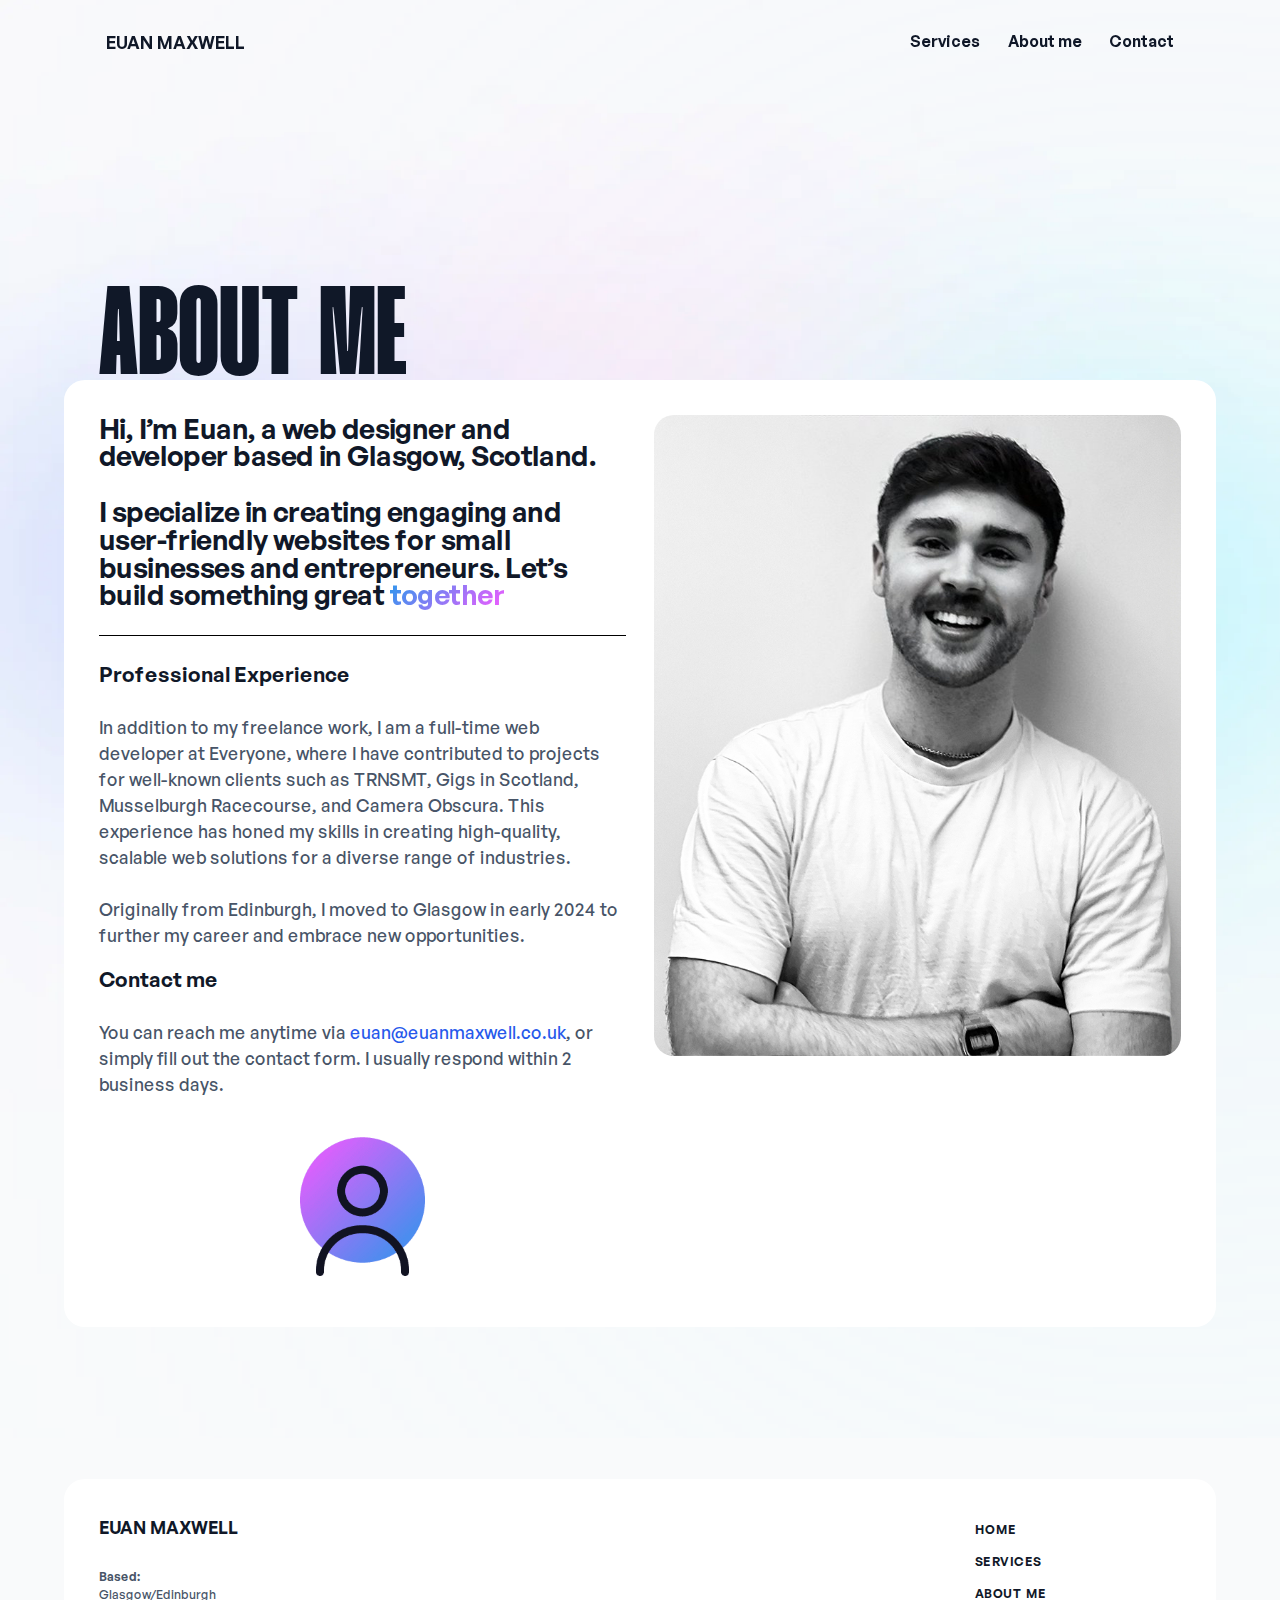
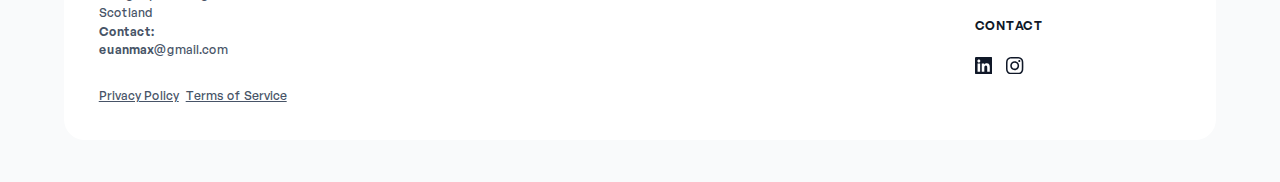
<file: about-me.html>
<!DOCTYPE html><!--  This site was created in Webflow. https://webflow.com  --><!--  Last Published: Mon Jul 01 2024 21:33:22 GMT+0000 (Coordinated Universal Time)  -->
<html data-wf-page="667db3871bc1c31c17bee778" data-wf-site="667c81c2c4bf333a3f65b1ab" lang="en">
<head>
  <meta charset="utf-8">
  <title>About Me - Euan Maxwell</title>
  <meta content="Glasgow-based Web Designer and Developer specializing in custom website design, development, and graphic design. Professional, user-friendly solutions to help your business grow. Contact me to start your project today!&quot;" name="description">
  <meta content="About Me - Euan Maxwell" property="og:title">
  <meta content="Glasgow-based Web Designer and Developer specializing in custom website design, development, and graphic design. Professional, user-friendly solutions to help your business grow. Contact me to start your project today!&quot;" property="og:description">
  <meta content="About Me - Euan Maxwell" property="twitter:title">
  <meta content="Glasgow-based Web Designer and Developer specializing in custom website design, development, and graphic design. Professional, user-friendly solutions to help your business grow. Contact me to start your project today!&quot;" property="twitter:description">
  <meta property="og:type" content="website">
  <meta content="summary_large_image" name="twitter:card">
  <meta content="width=device-width, initial-scale=1" name="viewport">
  <meta content="Webflow" name="generator">
  <link href="css/normalize.css" rel="stylesheet" type="text/css">
  <link href="css/webflow.css" rel="stylesheet" type="text/css">
  <link href="css/new-folio-8210a0.webflow.css" rel="stylesheet" type="text/css">
  <script type="text/javascript">!function(o,c){var n=c.documentElement,t=" w-mod-";n.className+=t+"js",("ontouchstart"in o||o.DocumentTouch&&c instanceof DocumentTouch)&&(n.className+=t+"touch")}(window,document);</script>
  <link href="images/favicon.png" rel="shortcut icon" type="image/x-icon">
  <link href="images/webclip.png" rel="apple-touch-icon"><!--  Please keep this css code to improve the font quality -->
  <style>
  * {
  -webkit-font-smoothing: antialiased;
  -moz-osx-font-smoothing: grayscale;
}
</style>
</head>
<body>
  <div class="page-wrapper">
    <div class="global-styles w-embed">
      <style>
  html { font-size: 1rem; }
  @media screen and (max-width:1600px) { html { font-size: calc(0.34318555008210183rem + 0.6568144499178982vw); } }
  @media screen and (max-width:991px) { html { font-size: calc(0.44698660714285715rem + 0.8928571428571428vw); } }
  @media screen and (max-width:767px) { html { font-size: calc(0.3342013888888889rem + 1.3888888888888888vw); } }
  @media screen and (max-width:479px) { html { font-size: calc(0.874803870292887rem + 0.3138075313807531vw); } }
</style>
      <style>
.sr-only {
	position: absolute;
  overflow: hidden;
  width: 1px;
  height: 1px;
  margin-top: -1px;
  padding: 0;
  border: 0 solid transparent;
  white-space: nowrap;
}
/* Snippet gets rid of top margin on first element in any rich text*/
.w-richtext>:first-child {
	margin-top: 0;
}
/* Snippet gets rid of bottom margin on last element in any rich text*/
.w-richtext>:last-child, .w-richtext ol li:last-child, .w-richtext ul li:last-child {
	margin-bottom: 0;
}
/* Snippet prevents all click and hover interaction with an element */
.clickable-off {
	pointer-events: none;
}
/* Snippet enables all click and hover interaction with an element */
.clickable-on{
  pointer-events: auto;
}
/* Snippet enables you to add class of div-square which creates and maintains a 1:1 dimension of a div.*/
.div-square::after {
	content: "";
	display: block;
	padding-bottom: 100%;
}
/*Hide focus outline for main content element*/
main:focus-visible {
	outline: -webkit-focus-ring-color auto 0px;
}
/* Make sure containers never lose their center alignment*/
.container-medium, .container-small, .container-large {
	margin-right: auto !important;
	margin-left: auto !important;
}
/*Reset buttons, and links styles*/
a {
	color: inherit;
	text-decoration: inherit;
	font-size: inherit;
}
/*Apply "..." after 3 lines of text */
.text-style-3lines {
	display: -webkit-box;
	overflow: hidden;
	-webkit-line-clamp: 3;
	-webkit-box-orient: vertical;
}
/*Apply "..." after 2 lines of text */
.text-style-2lines {
	display: -webkit-box;
	overflow: hidden;
	-webkit-line-clamp: 2;
	-webkit-box-orient: vertical;
}
.transitionfix {
-webkit-backface-visibility: hidden;
-moz-backface-visibility: hidden;
-webkit-transform: translate3d(0, 0, 0);
-moz-transform: translate3d(0, 0, 0)
}
.display-inlineflex {
  display: inline-flex;
}
.word-line {overflow: hidden;}
</style>
    </div>
    <div data-animation="default" class="navbar_component w-nav" data-easing2="ease" fs-scrolldisable-element="smart-nav" data-easing="ease" data-collapse="medium" data-w-id="4c3d61ed-6202-b4ec-1ae6-e597d8687730" role="banner" data-duration="0" id="navbar_component" data-doc-height="1">
      <div id="navbar_container" class="navbar_container">
        <a href="index.html" class="navbar_logo-link w-nav-brand">
          <div class="logo">EUAN MAXWELL</div>
        </a>
        <nav role="navigation" class="navbar_menu w-nav-menu">
          <div class="navbar_links-wrapper">
            <div data-hover="true" data-delay="200" data-w-id="682e64a6-43ff-81e4-ff27-409a0c057be5" class="navbar-dropdown_component hide-tablet w-dropdown">
              <div class="navbar_link w-dropdown-toggle">
                <div>
                  <a href="#">Services</a>
                </div>
              </div>
              <nav class="navbar-dropdown_dropdown-list shadow w-dropdown-list">
                <a href="#" class="navbar_dropdown-link w-dropdown-link">web design</a>
                <div class="padding-bottom padding-small"></div>
                <a href="#" class="navbar_dropdown-link w-dropdown-link">graphic design</a>
                <div class="padding-bottom padding-small"></div>
                <a href="#" class="navbar_dropdown-link w-dropdown-link">Web development</a>
              </nav>
            </div>
            <a href="#services" class="navbar_link show-tablet w-nav-link">Services</a>
            <a href="about-me.html" aria-current="page" class="navbar_link w-nav-link w--current">About me</a>
            <a href="contact.html" class="navbar_link w-nav-link">Contact</a>
          </div>
        </nav>
        <div class="navbar_menu-button w-nav-button">
          <div class="menu-icon">
            <div class="menu-icon_line-top"></div>
            <div class="menu-icon_line-middle">
              <div class="menu-icon_line-middle-inner"></div>
            </div>
            <div class="menu-icon_line-bottom"></div>
          </div>
        </div>
      </div>
    </div>
    <main class="main-wrapper">
      <footer id="contact" class="section-contact-main">
        <div class="gradient-wrapper"><img src="images/trio-gradient_1trio-gradient.webp" loading="lazy" sizes="100vw" srcset="images/trio-gradient_1-p-500.jpg 500w, images/trio-gradient_1-p-800.jpg 800w, images/trio-gradient_1-p-1080.jpg 1080w, images/trio-gradient_1trio-gradient.webp 1585w" alt="" class="trio-gradient"></div>
        <div class="padding-global">
          <div class="padding-bottom padding-xxxhuge"></div>
          <div class="gradient-wrapper">
            <div class="gradient-blue"></div>
            <div class="gradient-pink"></div>
            <div class="gradient-turquoise"></div>
          </div>
          <div class="padding-bottom padding-xhuge">
            <div class="container-large">
              <div class="container-large">
                <div class="overflow-hidden">
                  <div class="padding-layout">
                    <h1 class="skew-heading">about me</h1>
                  </div>
                </div>
                <div class="card">
                  <div class="card_2col-layout">
                    <div class="contact_text">
                      <div class="margin-bottom margin-medium">
                        <h2 class="heading-style-h2">Hi, I’m Euan, a web designer and developer based in Glasgow, Scotland. <br><br>I specialize in creating engaging and user-friendly websites for small businesses and entrepreneurs. Let’s build something great <span class="text-gradient">together</span> </h2>
                      </div>
                      <h6>Professional Experience</h6>
                      <p class="text-color-gray600 text-size-regular">In addition to my freelance work, I am a full-time web developer at Everyone, where I have contributed to projects for well-known clients such as TRNSMT, Gigs in Scotland, Musselburgh Racecourse, and Camera Obscura. This experience has honed my skills in creating high-quality, scalable web solutions for a diverse range of industries. <br><br>Originally from Edinburgh, I moved to Glasgow in early 2024 to further my career and embrace new opportunities.<br></p>
                      <h6 class="heading">Contact me</h6>
                      <p class="text-color-gray600 text-size-regular">You can reach me anytime via <a href="mailto:euan@euanmaxwell.co.uk?subject=I%20need%20a%20new%20website!" class="text-style-link"><span>euan@euanmaxwell.co.uk</span></a>, or simply fill out the contact form. I usually respond within 2 business days.<br></p>
                      <div class="div-block-2"><img src="images/icon-yours.png" loading="lazy" width="125" alt="A user icon on top of a gradient circle
" class="image-2"></div>
                    </div><img src="images/4433.png" loading="lazy" id="w-node-_9ed28a5e-98de-67a1-ff14-9ef678e280a6-17bee778" sizes="(max-width: 479px) 100vw, (max-width: 767px) 82vw, 41vw" alt="" srcset="images/4433-p-500.png 500w, images/4433.png 740w" class="image">
                  </div>
                </div>
              </div>
            </div>
          </div>
        </div>
      </footer>
    </main>
    <div class="footer">
      <div class="padding-global">
        <div class="container-large">
          <div class="padding-section-small">
            <div class="w-layout-grid footer_top-wrapper">
              <div id="w-node-_6d4a2b6b-4b54-c408-771c-09f4242a58a9-81f4521f" class="footer_left-wrapper">
                <a href="index.html" aria-label="home" class="footer_logo-link w-nav-brand">
                  <div class="logo">EUAN MAXWELL</div>
                </a>
                <div class="padding-bottom padding-medium"></div>
                <div class="footer_details-wrapper">
                  <div class="text-size-small text-color-gray600"><span class="text-weight-semibold">Based: <br></span>Glasgow/Edinburgh<br>Scotland<br>‍<span class="text-weight-semibold">Contact:<br>euanmax</span>@gmail.com</div>
                </div>
                <div class="padding-bottom padding-medium"></div>
                <div class="w-layout-grid footer_legal-list">
                  <a href="#" class="footer_legal-link">Privacy Policy</a>
                  <a href="#" class="footer_legal-link">Terms of Service</a>
                </div>
              </div>
              <div id="w-node-_6d4a2b6b-4b54-c408-771c-09f4242a58c3-81f4521f" class="w-layout-grid footer_menu-wrapper">
                <div class="footer_link-list">
                  <a href="index.html" class="footer_link">Home</a>
                  <a href="#Services-Section" class="footer_link">Services</a>
                  <a href="about-me.html" class="footer_link">About me</a>
                  
                  <a href="contact.html" class="footer_link">Contact</a>
                  <div class="w-layout-grid footer_social-list">
                    <a rel="noopener" aria-label="LinkedIn" href="https://www.linkedin.com/in/euan-maxwell-63782318b/" target="_blank" class="social-media-link w-inline-block">
                      <div class="social-media-icon w-embed"><svg aria-hidden="true" role="img" fill="currentColor" viewbox="0 0 24 24" xmlns="http://www.w3.org/2000/svg">
                          <title>LinkedIn icon</title>
                          <path d="M20.447 20.452h-3.554v-5.569c0-1.328-.027-3.037-1.852-3.037-1.853 0-2.136 1.445-2.136 2.939v5.667H9.351V9h3.414v1.561h.046c.477-.9 1.637-1.85 3.37-1.85 3.601 0 4.267 2.37 4.267 5.455v6.286zM5.337 7.433c-1.144 0-2.063-.926-2.063-2.065 0-1.138.92-2.063 2.063-2.063 1.14 0 2.064.925 2.064 2.063 0 1.139-.925 2.065-2.064 2.065zm1.782 13.019H3.555V9h3.564v11.452zM22.225 0H1.771C.792 0 0 .774 0 1.729v20.542C0 23.227.792 24 1.771 24h20.451C23.2 24 24 23.227 24 22.271V1.729C24 .774 23.2 0 22.222 0h.003z"></path>
                        </svg></div>
                    </a>
                    <a rel="noopener" aria-label="Instagram" href="https://www.instagram.com/euanmaxweb/" target="_blank" class="social-media-link w-inline-block">
                      <div class="social-media-icon w-embed"><svg aria-hidden="true" role="img" fill="currentColor" viewbox="0 0 24 24" xmlns="http://www.w3.org/2000/svg">
                          <title>Instagram icon</title>
                          <path d="M12 0C8.74 0 8.333.015 7.053.072 5.775.132 4.905.333 4.14.63c-.789.306-1.459.717-2.126 1.384S.935 3.35.63 4.14C.333 4.905.131 5.775.072 7.053.012 8.333 0 8.74 0 12s.015 3.667.072 4.947c.06 1.277.261 2.148.558 2.913.306.788.717 1.459 1.384 2.126.667.666 1.336 1.079 2.126 1.384.766.296 1.636.499 2.913.558C8.333 23.988 8.74 24 12 24s3.667-.015 4.947-.072c1.277-.06 2.148-.262 2.913-.558.788-.306 1.459-.718 2.126-1.384.666-.667 1.079-1.335 1.384-2.126.296-.765.499-1.636.558-2.913.06-1.28.072-1.687.072-4.947s-.015-3.667-.072-4.947c-.06-1.277-.262-2.149-.558-2.913-.306-.789-.718-1.459-1.384-2.126C21.319 1.347 20.651.935 19.86.63c-.765-.297-1.636-.499-2.913-.558C15.667.012 15.26 0 12 0zm0 2.16c3.203 0 3.585.016 4.85.071 1.17.055 1.805.249 2.227.415.562.217.96.477 1.382.896.419.42.679.819.896 1.381.164.422.36 1.057.413 2.227.057 1.266.07 1.646.07 4.85s-.015 3.585-.074 4.85c-.061 1.17-.256 1.805-.421 2.227-.224.562-.479.96-.899 1.382-.419.419-.824.679-1.38.896-.42.164-1.065.36-2.235.413-1.274.057-1.649.07-4.859.07-3.211 0-3.586-.015-4.859-.074-1.171-.061-1.816-.256-2.236-.421-.569-.224-.96-.479-1.379-.899-.421-.419-.69-.824-.9-1.38-.165-.42-.359-1.065-.42-2.235-.045-1.26-.061-1.649-.061-4.844 0-3.196.016-3.586.061-4.861.061-1.17.255-1.814.42-2.234.21-.57.479-.96.9-1.381.419-.419.81-.689 1.379-.898.42-.166 1.051-.361 2.221-.421 1.275-.045 1.65-.06 4.859-.06l.045.03zm0 3.678c-3.405 0-6.162 2.76-6.162 6.162 0 3.405 2.76 6.162 6.162 6.162 3.405 0 6.162-2.76 6.162-6.162 0-3.405-2.76-6.162-6.162-6.162zM12 16c-2.21 0-4-1.79-4-4s1.79-4 4-4 4 1.79 4 4-1.79 4-4 4zm7.846-10.405c0 .795-.646 1.44-1.44 1.44-.795 0-1.44-.646-1.44-1.44 0-.794.646-1.439 1.44-1.439.793-.001 1.44.645 1.44 1.439z"></path>
                        </svg></div>
                    </a>
                  </div>
                </div>
              </div>
            </div>
          </div>
        </div>
      </div>
    </div>
  </div>
  <script src="https://d3e54v103j8qbb.cloudfront.net/js/jquery-3.5.1.min.dc5e7f18c8.js?site=667c81c2c4bf333a3f65b1ab" type="text/javascript" integrity="sha256-9/aliU8dGd2tb6OSsuzixeV4y/faTqgFtohetphbbj0=" crossorigin="anonymous"></script>
  <script src="js/webflow.js" type="text/javascript"></script>
  <script>
if (window.innerWidth >= 992) {
let navContent = document.getElementById('navbar_container');
  window.addEventListener('scroll', function() {
    if (window.pageYOffset > 0) {
      navContent.style.backgroundColor = '#FFF';
      navContent.style.transition = 'all 0.8s'; 
    } else {
      navContent.style.backgroundColor = 'transparent';
      navContent.style.transition = 'all 0.8s';  
    }
  });
}
</script>
  <script>
// JavaScript code to handle the scroll event and show/hide the navbar
if (window.innerWidth >= 992) {
// Store the previous scroll position
let prevScrollPos = window.pageYOffset;
const offset = 120;
// Select the navbar element
const navbar = document.getElementById('navbar_container');
// Add a scroll event listener
window.addEventListener('scroll', function() {
  // Get the current scroll position
  let currentScrollPos = window.pageYOffset;  
  // Check if user scrolled down
  if (prevScrollPos < currentScrollPos && currentScrollPos > offset) {
   // Hide the navbar
    navbar.style.transform = 'translateY(-140%)';
  } else {
    // Show the navbar
		navbar.style.transform = 'translateY(0%)';
  }
  // Update the previous scroll position
  prevScrollPos = currentScrollPos;
});
}
</script>
</body>
</html>
</file>
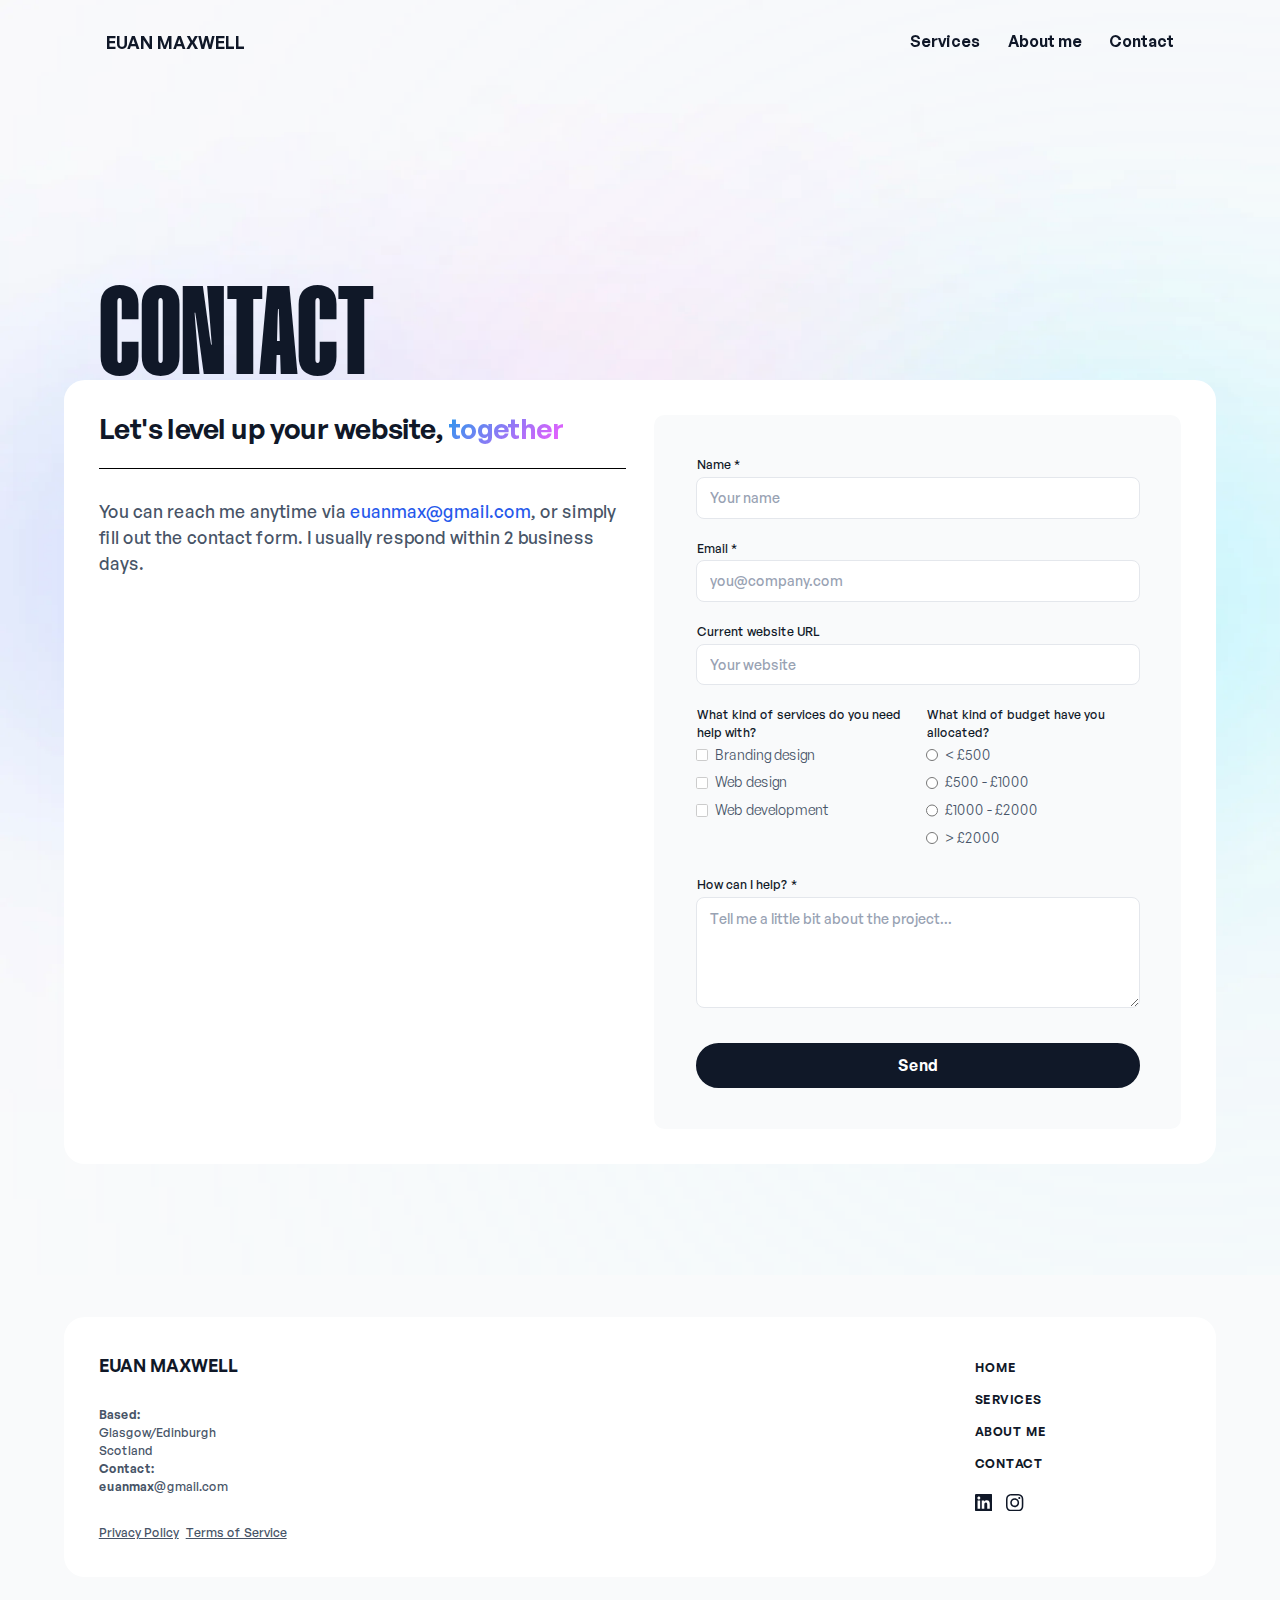
<file: contact.html>
<!DOCTYPE html><!--  This site was created in Webflow. https://webflow.com  --><!--  Last Published: Mon Jul 01 2024 21:33:22 GMT+0000 (Coordinated Universal Time)  -->
<html data-wf-page="667c81c2c4bf333a3f65b1f1" data-wf-site="667c81c2c4bf333a3f65b1ab" lang="en">
<head>
  <meta charset="utf-8">
  <title>Contact me - Web Design &amp; Webflow development | Webflix</title>
  <meta content="I help startups and tech companies build modern marketing websites that are easy to manage and convert new customers. Let’s chat and see if we’re a great fit!" name="description">
  <meta content="Contact me - Web Design &amp; Webflow development | Webflix" property="og:title">
  <meta content="I help startups and tech companies build modern marketing websites that are easy to manage and convert new customers. Let’s chat and see if we’re a great fit!" property="og:description">
  <meta content="Contact me - Web Design &amp; Webflow development | Webflix" property="twitter:title">
  <meta content="I help startups and tech companies build modern marketing websites that are easy to manage and convert new customers. Let’s chat and see if we’re a great fit!" property="twitter:description">
  <meta property="og:type" content="website">
  <meta content="summary_large_image" name="twitter:card">
  <meta content="width=device-width, initial-scale=1" name="viewport">
  <meta content="Webflow" name="generator">
  <link href="css/normalize.css" rel="stylesheet" type="text/css">
  <link href="css/webflow.css" rel="stylesheet" type="text/css">
  <link href="css/new-folio-8210a0.webflow.css" rel="stylesheet" type="text/css">
  <script type="text/javascript">!function(o,c){var n=c.documentElement,t=" w-mod-";n.className+=t+"js",("ontouchstart"in o||o.DocumentTouch&&c instanceof DocumentTouch)&&(n.className+=t+"touch")}(window,document);</script>
  <link href="images/favicon.png" rel="shortcut icon" type="image/x-icon">
  <link href="images/webclip.png" rel="apple-touch-icon"><!--  Please keep this css code to improve the font quality -->
  <style>
  * {
  -webkit-font-smoothing: antialiased;
  -moz-osx-font-smoothing: grayscale;
}
</style>
</head>
<body>
  <div class="page-wrapper">
    <div class="global-styles w-embed">
      <style>
  html { font-size: 1rem; }
  @media screen and (max-width:1600px) { html { font-size: calc(0.34318555008210183rem + 0.6568144499178982vw); } }
  @media screen and (max-width:991px) { html { font-size: calc(0.44698660714285715rem + 0.8928571428571428vw); } }
  @media screen and (max-width:767px) { html { font-size: calc(0.3342013888888889rem + 1.3888888888888888vw); } }
  @media screen and (max-width:479px) { html { font-size: calc(0.874803870292887rem + 0.3138075313807531vw); } }
</style>
      <style>
.sr-only {
	position: absolute;
  overflow: hidden;
  width: 1px;
  height: 1px;
  margin-top: -1px;
  padding: 0;
  border: 0 solid transparent;
  white-space: nowrap;
}
/* Snippet gets rid of top margin on first element in any rich text*/
.w-richtext>:first-child {
	margin-top: 0;
}
/* Snippet gets rid of bottom margin on last element in any rich text*/
.w-richtext>:last-child, .w-richtext ol li:last-child, .w-richtext ul li:last-child {
	margin-bottom: 0;
}
/* Snippet prevents all click and hover interaction with an element */
.clickable-off {
	pointer-events: none;
}
/* Snippet enables all click and hover interaction with an element */
.clickable-on{
  pointer-events: auto;
}
/* Snippet enables you to add class of div-square which creates and maintains a 1:1 dimension of a div.*/
.div-square::after {
	content: "";
	display: block;
	padding-bottom: 100%;
}
/*Hide focus outline for main content element*/
main:focus-visible {
	outline: -webkit-focus-ring-color auto 0px;
}
/* Make sure containers never lose their center alignment*/
.container-medium, .container-small, .container-large {
	margin-right: auto !important;
	margin-left: auto !important;
}
/*Reset buttons, and links styles*/
a {
	color: inherit;
	text-decoration: inherit;
	font-size: inherit;
}
/*Apply "..." after 3 lines of text */
.text-style-3lines {
	display: -webkit-box;
	overflow: hidden;
	-webkit-line-clamp: 3;
	-webkit-box-orient: vertical;
}
/*Apply "..." after 2 lines of text */
.text-style-2lines {
	display: -webkit-box;
	overflow: hidden;
	-webkit-line-clamp: 2;
	-webkit-box-orient: vertical;
}
.transitionfix {
-webkit-backface-visibility: hidden;
-moz-backface-visibility: hidden;
-webkit-transform: translate3d(0, 0, 0);
-moz-transform: translate3d(0, 0, 0)
}
.display-inlineflex {
  display: inline-flex;
}
.word-line {overflow: hidden;}
</style>
    </div>
    <div data-animation="default" class="navbar_component w-nav" data-easing2="ease" fs-scrolldisable-element="smart-nav" data-easing="ease" data-collapse="medium" data-w-id="4c3d61ed-6202-b4ec-1ae6-e597d8687730" role="banner" data-duration="0" id="navbar_component" data-doc-height="1">
      <div id="navbar_container" class="navbar_container">
        <a href="index.html" class="navbar_logo-link w-nav-brand">
          <div class="logo">EUAN MAXWELL</div>
        </a>
        <nav role="navigation" class="navbar_menu w-nav-menu">
          <div class="navbar_links-wrapper">
            <div data-hover="true" data-delay="200" data-w-id="682e64a6-43ff-81e4-ff27-409a0c057be5" class="navbar-dropdown_component hide-tablet w-dropdown">
              <div class="navbar_link w-dropdown-toggle">
                <div>
                  <a href="#">Services</a>
                </div>
              </div>
              <nav class="navbar-dropdown_dropdown-list shadow w-dropdown-list">
                <a href="#" class="navbar_dropdown-link w-dropdown-link">web design</a>
                <div class="padding-bottom padding-small"></div>
                <a href="#" class="navbar_dropdown-link w-dropdown-link">graphic design</a>
                <div class="padding-bottom padding-small"></div>
                <a href="#" class="navbar_dropdown-link w-dropdown-link">Web development</a>
              </nav>
            </div>
            <a href="#services" class="navbar_link show-tablet w-nav-link">Services</a>
            <a href="about-me.html" class="navbar_link w-nav-link">About me</a>
            <a href="contact.html" aria-current="page" class="navbar_link w-nav-link w--current">Contact</a>
          </div>
        </nav>
        <div class="navbar_menu-button w-nav-button">
          <div class="menu-icon">
            <div class="menu-icon_line-top"></div>
            <div class="menu-icon_line-middle">
              <div class="menu-icon_line-middle-inner"></div>
            </div>
            <div class="menu-icon_line-bottom"></div>
          </div>
        </div>
      </div>
    </div>
    <main class="main-wrapper">
      <footer id="contact" class="section-contact-main">
        <div class="gradient-wrapper"><img src="images/trio-gradient_1trio-gradient.webp" loading="lazy" sizes="100vw" srcset="images/trio-gradient_1-p-500.jpg 500w, images/trio-gradient_1-p-800.jpg 800w, images/trio-gradient_1-p-1080.jpg 1080w, images/trio-gradient_1trio-gradient.webp 1585w" alt="" class="trio-gradient"></div>
        <div class="padding-global">
          <div class="padding-bottom padding-xxxhuge"></div>
          <div class="gradient-wrapper">
            <div class="gradient-blue"></div>
            <div class="gradient-pink"></div>
            <div class="gradient-turquoise"></div>
          </div>
          <div class="padding-bottom padding-xhuge">
            <div class="container-large">
              <div class="container-large">
                <div class="overflow-hidden">
                  <div class="padding-layout">
                    <h1 class="skew-heading">Contact</h1>
                  </div>
                </div>
                <div class="card">
                  <div class="card_2col-layout">
                    <div class="contact_text">
                      <div class="margin-bottom margin-medium">
                        <h2 class="heading-style-h2">Let&#x27;s level up your website, <span class="text-gradient">together</span></h2>
                      </div>
                      <p class="text-color-gray600 text-size-regular">You can reach me anytime via <a href="mailto:euan@euanmaxwell.co.uk?subject=I%20need%20a%20new%20website!" class="text-style-link"><span>euanmax@gmail.com</span></a>, or simply fill out the contact form. I usually respond within 2 business days.<br></p>
                    </div>
                    <div class="form-card">
                      <div>
                        <div class="form-wrapper w-form">
                          <form id="wf-form-Contact-Form" name="wf-form-Contact-Form" data-name="Contact Form" method="get" class="form" data-wf-page-id="667c81c2c4bf333a3f65b1f1" data-wf-element-id="62f544e3-f7a7-d8d8-f906-a4563569a592">
                            <div class="form-field-wrapper"><label for="Name" class="form-label">Name *</label><input class="form-input w-input" maxlength="256" name="Name" data-name="Name" placeholder="Your name" type="text" id="Name" required=""></div>
                            <div class="form-field-wrapper"><label for="Email" class="form-label">Email *</label><input class="form-input w-input" maxlength="256" name="Email" data-name="Email" placeholder="you@company.com" type="email" id="Email" required=""></div>
                            <div class="form-field-wrapper"><label for="URL" class="form-label">Current website URL</label><input class="form-input w-input" maxlength="256" name="URL" data-name="URL" placeholder="Your website" type="text" id="URL"></div>
                            <div id="w-node-_62f544e3-f7a7-d8d8-f906-a4563569a59f-3f65b1f1" class="div-block">
                              <div class="form-field-wrapper"><label for="email" class="form-label">What kind of services do you need help with? <br></label><label class="w-checkbox form-checkbox">
                                  <div class="w-checkbox-input w-checkbox-input--inputType-custom form-checkbox-icon"></div><input type="checkbox" name="Branding" id="Branding" data-name="Branding" style="opacity:0;position:absolute;z-index:-1"><span for="Branding" class="form-checkbox-label w-form-label">Branding design</span>
                                </label><label class="w-checkbox form-checkbox">
                                  <div class="w-checkbox-input w-checkbox-input--inputType-custom form-checkbox-icon"></div><input type="checkbox" name="Web-design" id="Web-design" data-name="Web design" style="opacity:0;position:absolute;z-index:-1"><span for="Web-design" class="form-checkbox-label w-form-label">Web design</span>
                                </label><label class="w-checkbox form-checkbox">
                                  <div class="w-checkbox-input w-checkbox-input--inputType-custom form-checkbox-icon"></div><input type="checkbox" name="Wed-development" id="Wed-development" data-name="Wed development" style="opacity:0;position:absolute;z-index:-1"><span for="Wed-development" class="form-checkbox-label w-form-label">Web development </span>
                                </label></div>
                              <div class="form-field-wrapper"><label for="email" class="form-label">What kind of budget have you allocated?</label><label class="form-radio w-radio"><input type="radio" name="Budget" id="5-000" data-name="Budget" class="w-form-formradioinput form-radio-icon w-radio-input" value="&lt; 5 000€"><span class="form-radio-label w-form-label" for="5-000">&lt; £500</span></label><label class="form-radio w-radio"><input type="radio" name="Budget" id="5-000---10-000" data-name="Budget" class="w-form-formradioinput form-radio-icon w-radio-input" value="5 000€ - 10 000€"><span class="form-radio-label w-form-label" for="5-000---10-000">£500 - £1000</span></label><label class="form-radio w-radio"><input type="radio" name="Budget" id="10-000---20-000" data-name="Budget" class="w-form-formradioinput form-radio-icon w-radio-input" value="10 000€ - 20 000€"><span class="form-radio-label w-form-label" for="10-000---20-000">£1000 - £2000</span></label><label class="form-radio w-radio"><input id="20-000" type="radio" name="Budget" data-name="Budget" class="w-form-formradioinput form-radio-icon w-radio-input" value="&gt; 20 000€"><span class="form-radio-label w-form-label" for="20-000">&gt; £2000</span></label></div>
                            </div>
                            <div class="form-field-wrapper"><label for="Message" class="form-label">How can I help? *</label><textarea placeholder="Tell me a little bit about the project..." maxlength="5000" id="Message" name="Message" data-name="Message" required="" class="form-input is-text-area w-input"></textarea></div>
                            <div class="margin-top margin-small"><input type="submit" data-wait="Please wait..." class="button is-form-submit w-button" value="Send"></div>
                          </form>
                          <div class="form-message-success-2 w-form-done">
                            <div>Thank you! Your submission has been received!</div>
                          </div>
                          <div class="form-message-error-2 w-form-fail">
                            <div>Oops! Something went wrong while submitting the form.</div>
                          </div>
                        </div>
                      </div>
                    </div>
                  </div>
                </div>
              </div>
            </div>
          </div>
        </div>
      </footer>
    </main>
    <div class="footer">
      <div class="padding-global">
        <div class="container-large">
          <div class="padding-section-small">
            <div class="w-layout-grid footer_top-wrapper">
              <div id="w-node-_6d4a2b6b-4b54-c408-771c-09f4242a58a9-81f4521f" class="footer_left-wrapper">
                <a href="index.html" aria-label="home" class="footer_logo-link w-nav-brand">
                  <div class="logo">EUAN MAXWELL</div>
                </a>
                <div class="padding-bottom padding-medium"></div>
                <div class="footer_details-wrapper">
                  <div class="text-size-small text-color-gray600"><span class="text-weight-semibold">Based: <br></span>Glasgow/Edinburgh<br>Scotland<br>‍<span class="text-weight-semibold">Contact:<br>euanmax</span>@gmail.com</div>
                </div>
                <div class="padding-bottom padding-medium"></div>
                <div class="w-layout-grid footer_legal-list">
                  <a href="#" class="footer_legal-link">Privacy Policy</a>
                  <a href="#" class="footer_legal-link">Terms of Service</a>
                </div>
              </div>
              <div id="w-node-_6d4a2b6b-4b54-c408-771c-09f4242a58c3-81f4521f" class="w-layout-grid footer_menu-wrapper">
                <div class="footer_link-list">
                  <a href="index.html" class="footer_link">Home</a>
                  <a href="#Services-Section" class="footer_link">Services</a>
                  <a href="about-me.html" class="footer_link">About me</a>
                  
                  <a href="contact.html" aria-current="page" class="footer_link w--current">Contact</a>
                  <div class="w-layout-grid footer_social-list">
                    <a rel="noopener" aria-label="LinkedIn" href="https://www.linkedin.com/in/euan-maxwell-63782318b/" target="_blank" class="social-media-link w-inline-block">
                      <div class="social-media-icon w-embed"><svg aria-hidden="true" role="img" fill="currentColor" viewbox="0 0 24 24" xmlns="http://www.w3.org/2000/svg">
                          <title>LinkedIn icon</title>
                          <path d="M20.447 20.452h-3.554v-5.569c0-1.328-.027-3.037-1.852-3.037-1.853 0-2.136 1.445-2.136 2.939v5.667H9.351V9h3.414v1.561h.046c.477-.9 1.637-1.85 3.37-1.85 3.601 0 4.267 2.37 4.267 5.455v6.286zM5.337 7.433c-1.144 0-2.063-.926-2.063-2.065 0-1.138.92-2.063 2.063-2.063 1.14 0 2.064.925 2.064 2.063 0 1.139-.925 2.065-2.064 2.065zm1.782 13.019H3.555V9h3.564v11.452zM22.225 0H1.771C.792 0 0 .774 0 1.729v20.542C0 23.227.792 24 1.771 24h20.451C23.2 24 24 23.227 24 22.271V1.729C24 .774 23.2 0 22.222 0h.003z"></path>
                        </svg></div>
                    </a>
                    <a rel="noopener" aria-label="Instagram" href="https://www.instagram.com/euanmaxweb/" target="_blank" class="social-media-link w-inline-block">
                      <div class="social-media-icon w-embed"><svg aria-hidden="true" role="img" fill="currentColor" viewbox="0 0 24 24" xmlns="http://www.w3.org/2000/svg">
                          <title>Instagram icon</title>
                          <path d="M12 0C8.74 0 8.333.015 7.053.072 5.775.132 4.905.333 4.14.63c-.789.306-1.459.717-2.126 1.384S.935 3.35.63 4.14C.333 4.905.131 5.775.072 7.053.012 8.333 0 8.74 0 12s.015 3.667.072 4.947c.06 1.277.261 2.148.558 2.913.306.788.717 1.459 1.384 2.126.667.666 1.336 1.079 2.126 1.384.766.296 1.636.499 2.913.558C8.333 23.988 8.74 24 12 24s3.667-.015 4.947-.072c1.277-.06 2.148-.262 2.913-.558.788-.306 1.459-.718 2.126-1.384.666-.667 1.079-1.335 1.384-2.126.296-.765.499-1.636.558-2.913.06-1.28.072-1.687.072-4.947s-.015-3.667-.072-4.947c-.06-1.277-.262-2.149-.558-2.913-.306-.789-.718-1.459-1.384-2.126C21.319 1.347 20.651.935 19.86.63c-.765-.297-1.636-.499-2.913-.558C15.667.012 15.26 0 12 0zm0 2.16c3.203 0 3.585.016 4.85.071 1.17.055 1.805.249 2.227.415.562.217.96.477 1.382.896.419.42.679.819.896 1.381.164.422.36 1.057.413 2.227.057 1.266.07 1.646.07 4.85s-.015 3.585-.074 4.85c-.061 1.17-.256 1.805-.421 2.227-.224.562-.479.96-.899 1.382-.419.419-.824.679-1.38.896-.42.164-1.065.36-2.235.413-1.274.057-1.649.07-4.859.07-3.211 0-3.586-.015-4.859-.074-1.171-.061-1.816-.256-2.236-.421-.569-.224-.96-.479-1.379-.899-.421-.419-.69-.824-.9-1.38-.165-.42-.359-1.065-.42-2.235-.045-1.26-.061-1.649-.061-4.844 0-3.196.016-3.586.061-4.861.061-1.17.255-1.814.42-2.234.21-.57.479-.96.9-1.381.419-.419.81-.689 1.379-.898.42-.166 1.051-.361 2.221-.421 1.275-.045 1.65-.06 4.859-.06l.045.03zm0 3.678c-3.405 0-6.162 2.76-6.162 6.162 0 3.405 2.76 6.162 6.162 6.162 3.405 0 6.162-2.76 6.162-6.162 0-3.405-2.76-6.162-6.162-6.162zM12 16c-2.21 0-4-1.79-4-4s1.79-4 4-4 4 1.79 4 4-1.79 4-4 4zm7.846-10.405c0 .795-.646 1.44-1.44 1.44-.795 0-1.44-.646-1.44-1.44 0-.794.646-1.439 1.44-1.439.793-.001 1.44.645 1.44 1.439z"></path>
                        </svg></div>
                    </a>
                  </div>
                </div>
              </div>
            </div>
          </div>
        </div>
      </div>
    </div>
  </div>
  <script src="https://d3e54v103j8qbb.cloudfront.net/js/jquery-3.5.1.min.dc5e7f18c8.js?site=667c81c2c4bf333a3f65b1ab" type="text/javascript" integrity="sha256-9/aliU8dGd2tb6OSsuzixeV4y/faTqgFtohetphbbj0=" crossorigin="anonymous"></script>
  <script src="js/webflow.js" type="text/javascript"></script>
  <script>
if (window.innerWidth >= 992) {
let navContent = document.getElementById('navbar_container');
  window.addEventListener('scroll', function() {
    if (window.pageYOffset > 0) {
      navContent.style.backgroundColor = '#FFF';
      navContent.style.transition = 'all 0.8s'; 
    } else {
      navContent.style.backgroundColor = 'transparent';
      navContent.style.transition = 'all 0.8s';  
    }
  });
}
</script>
  <script>
// JavaScript code to handle the scroll event and show/hide the navbar
if (window.innerWidth >= 992) {
// Store the previous scroll position
let prevScrollPos = window.pageYOffset;
const offset = 120;
// Select the navbar element
const navbar = document.getElementById('navbar_container');
// Add a scroll event listener
window.addEventListener('scroll', function() {
  // Get the current scroll position
  let currentScrollPos = window.pageYOffset;  
  // Check if user scrolled down
  if (prevScrollPos < currentScrollPos && currentScrollPos > offset) {
   // Hide the navbar
    navbar.style.transform = 'translateY(-140%)';
  } else {
    // Show the navbar
		navbar.style.transform = 'translateY(0%)';
  }
  // Update the previous scroll position
  prevScrollPos = currentScrollPos;
});
}
</script>
</body>
</html>
</file>
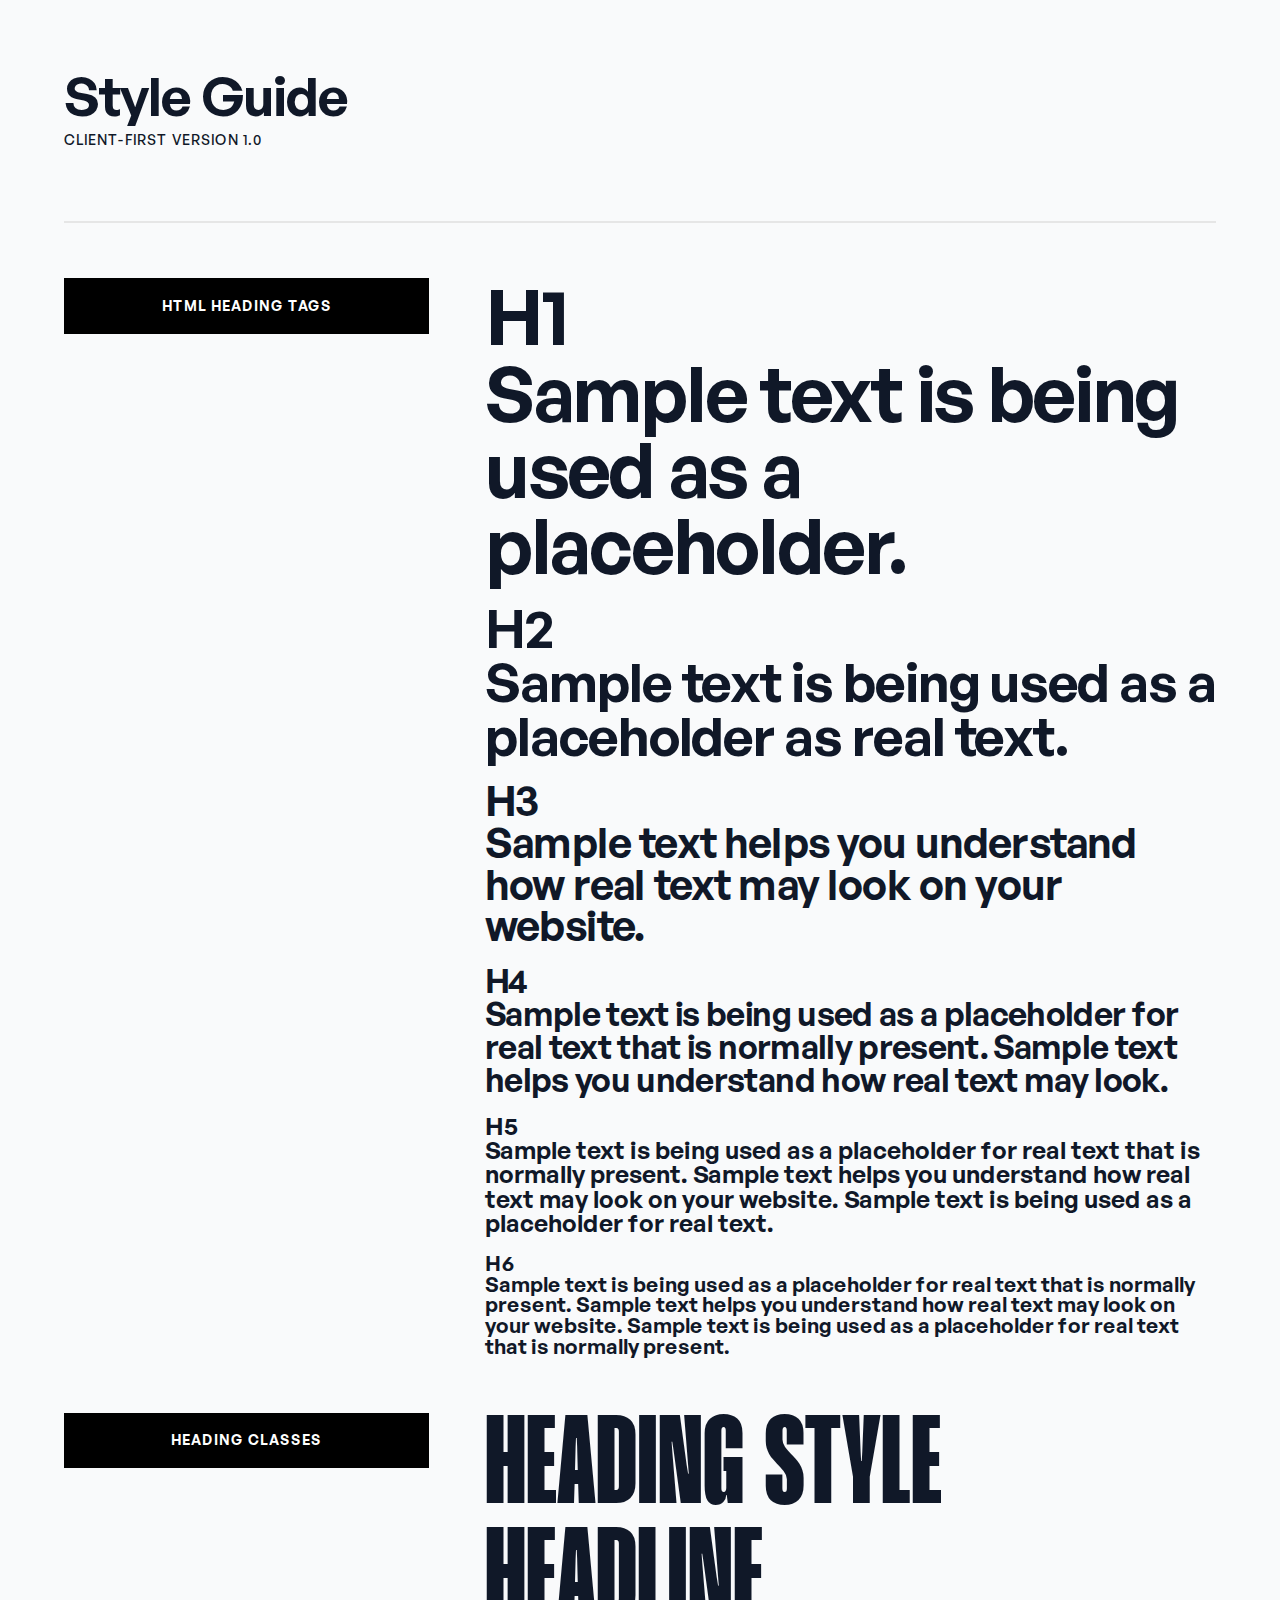
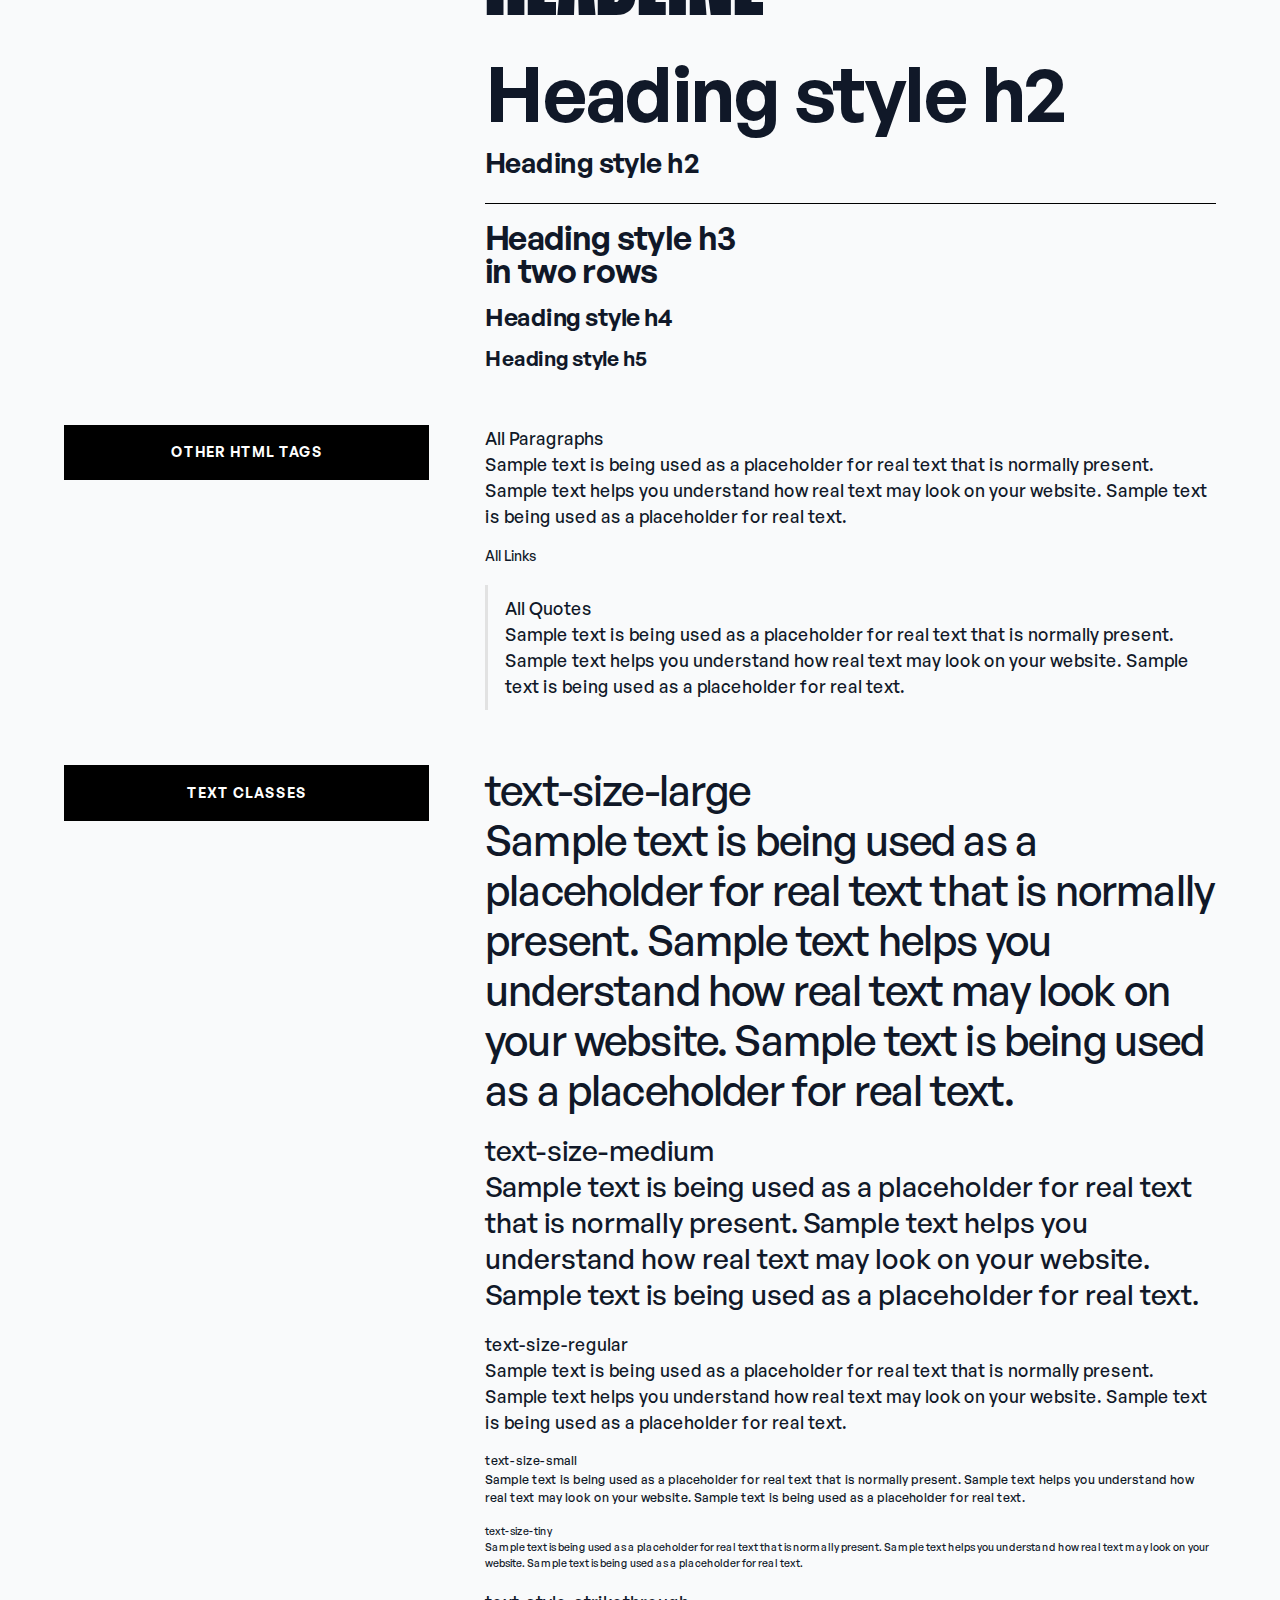
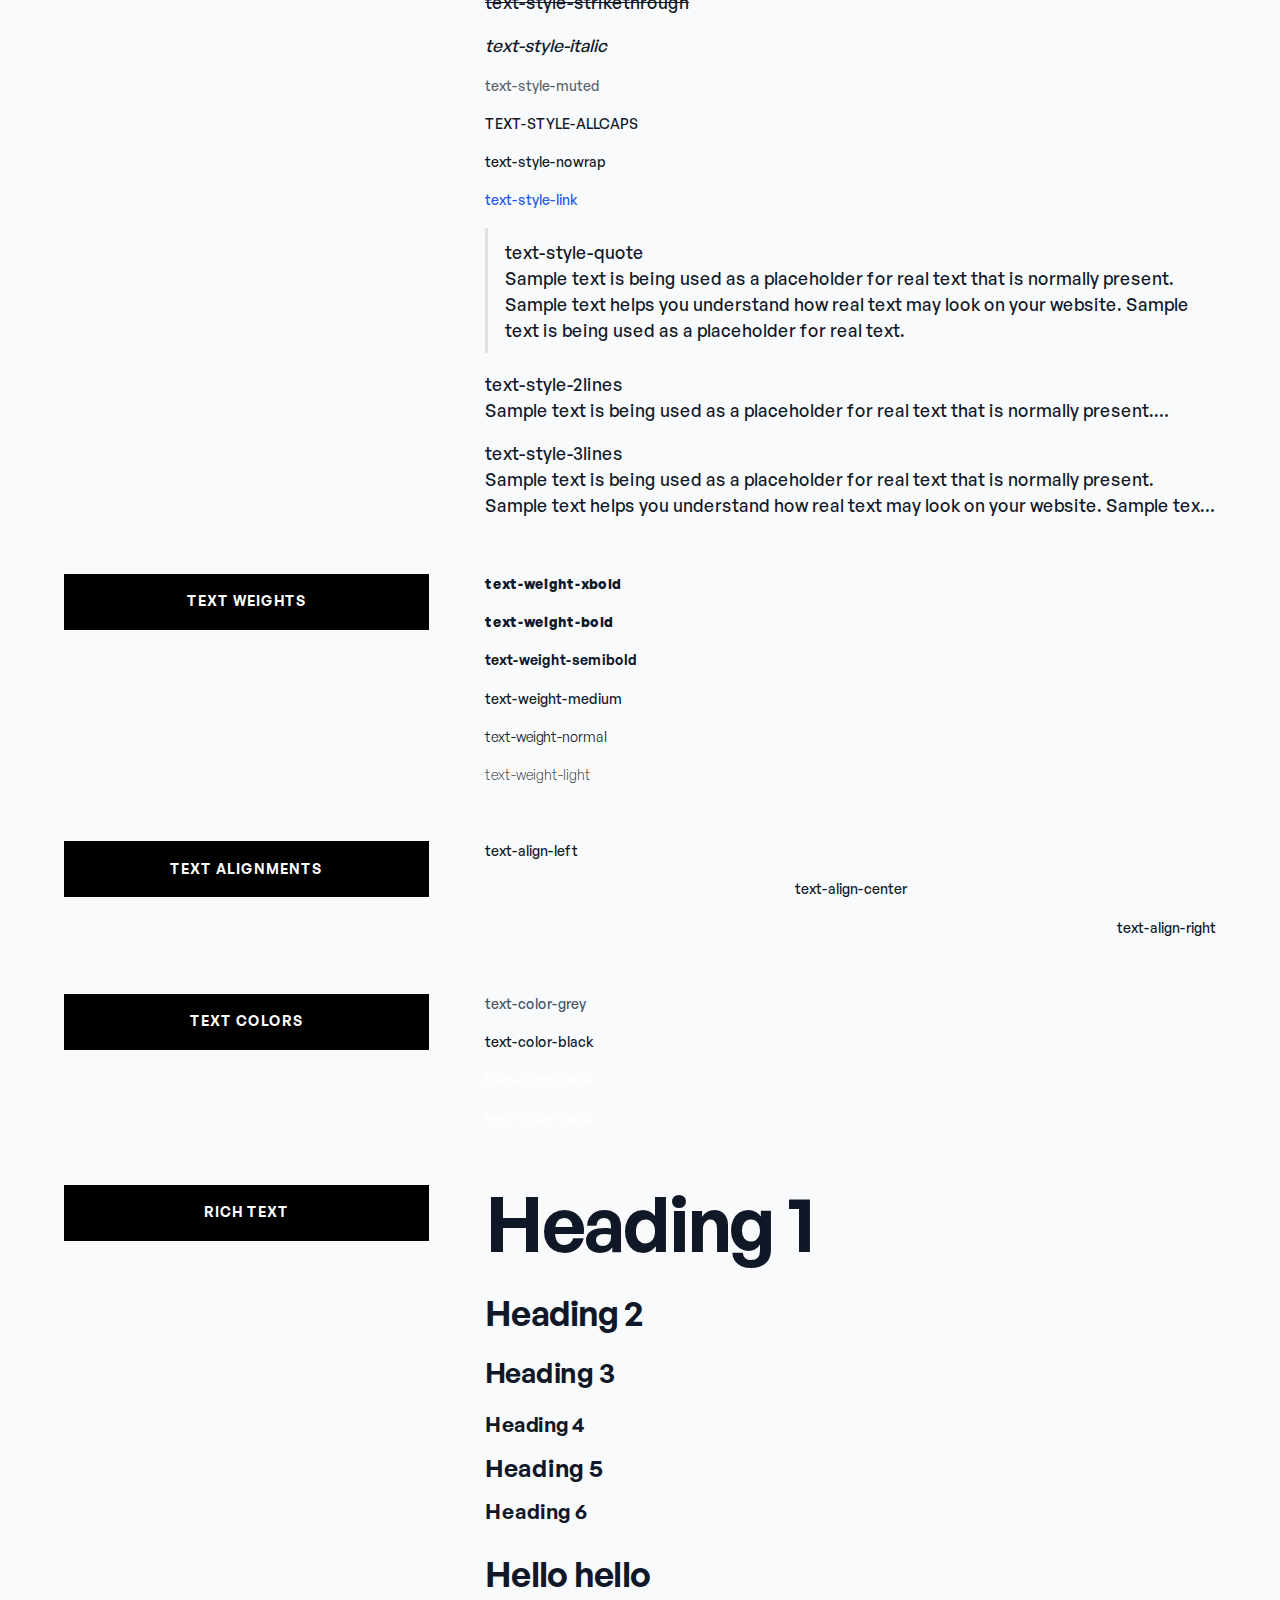
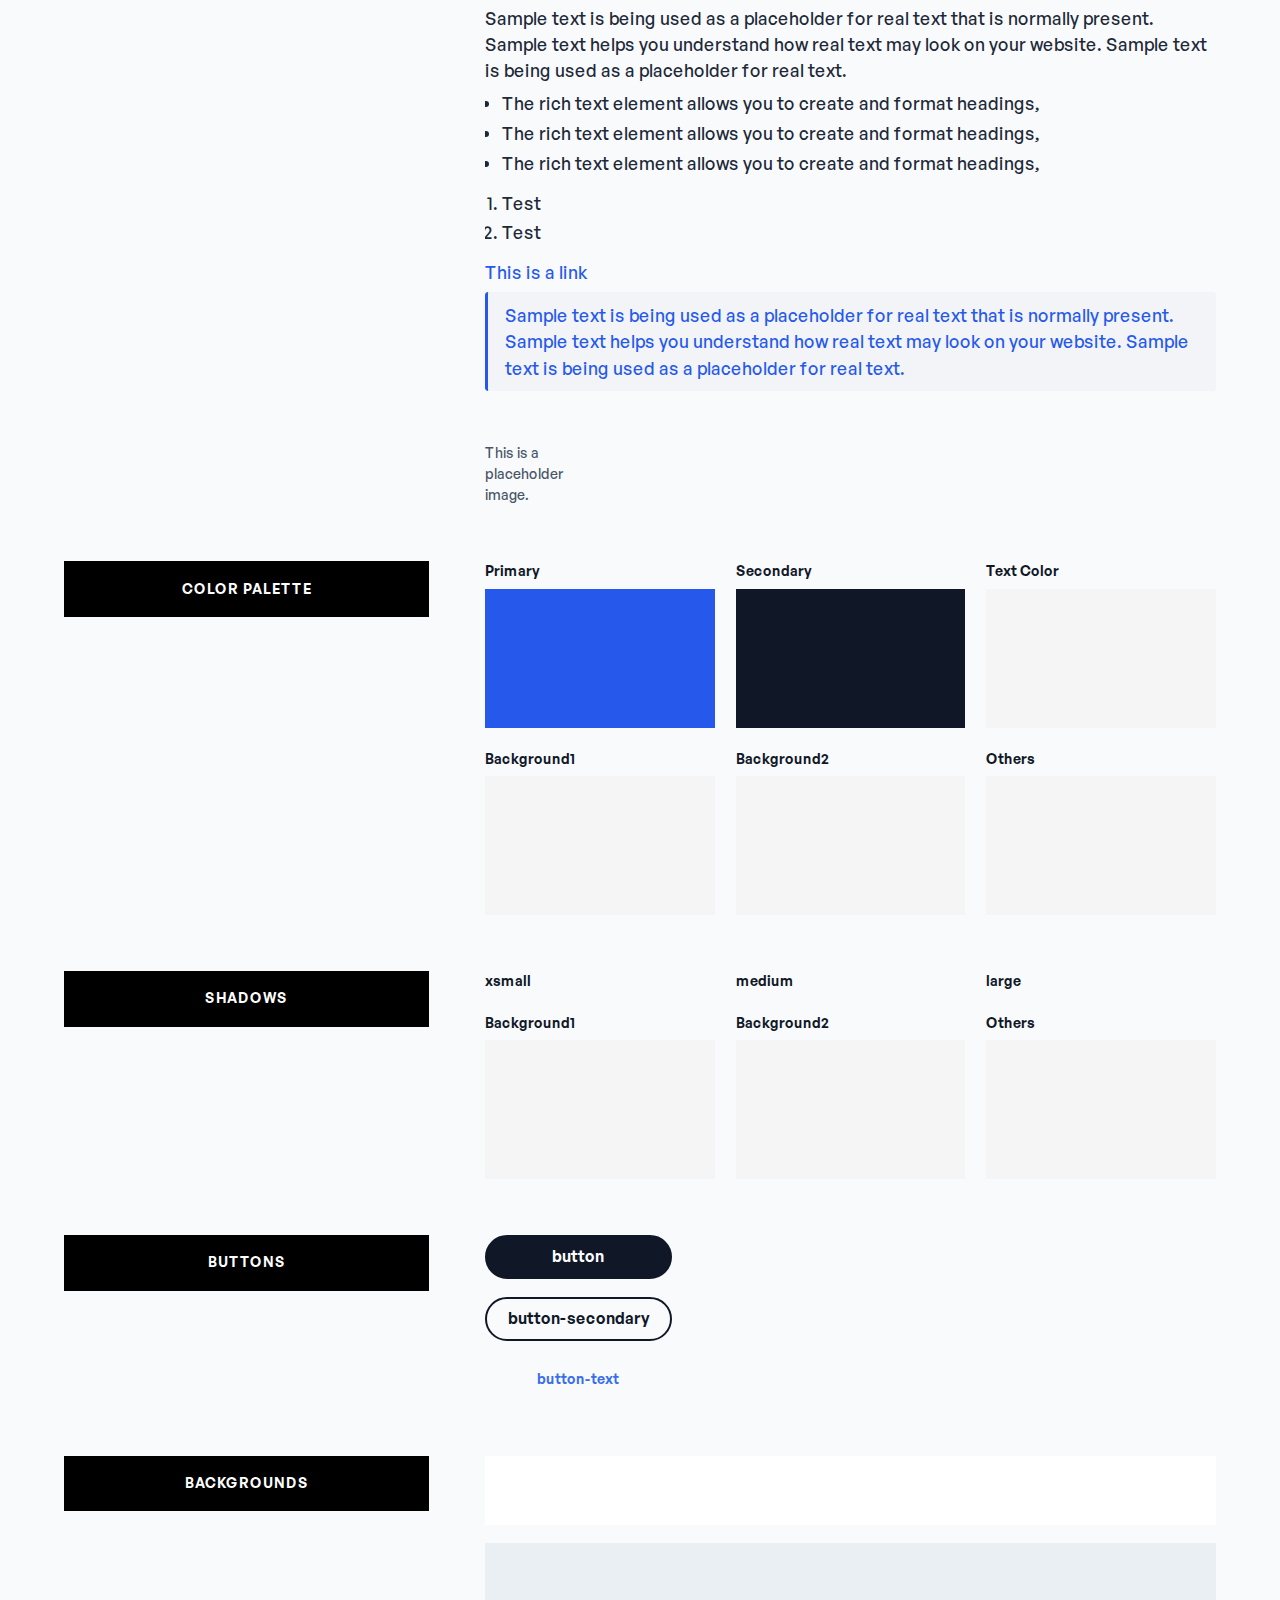
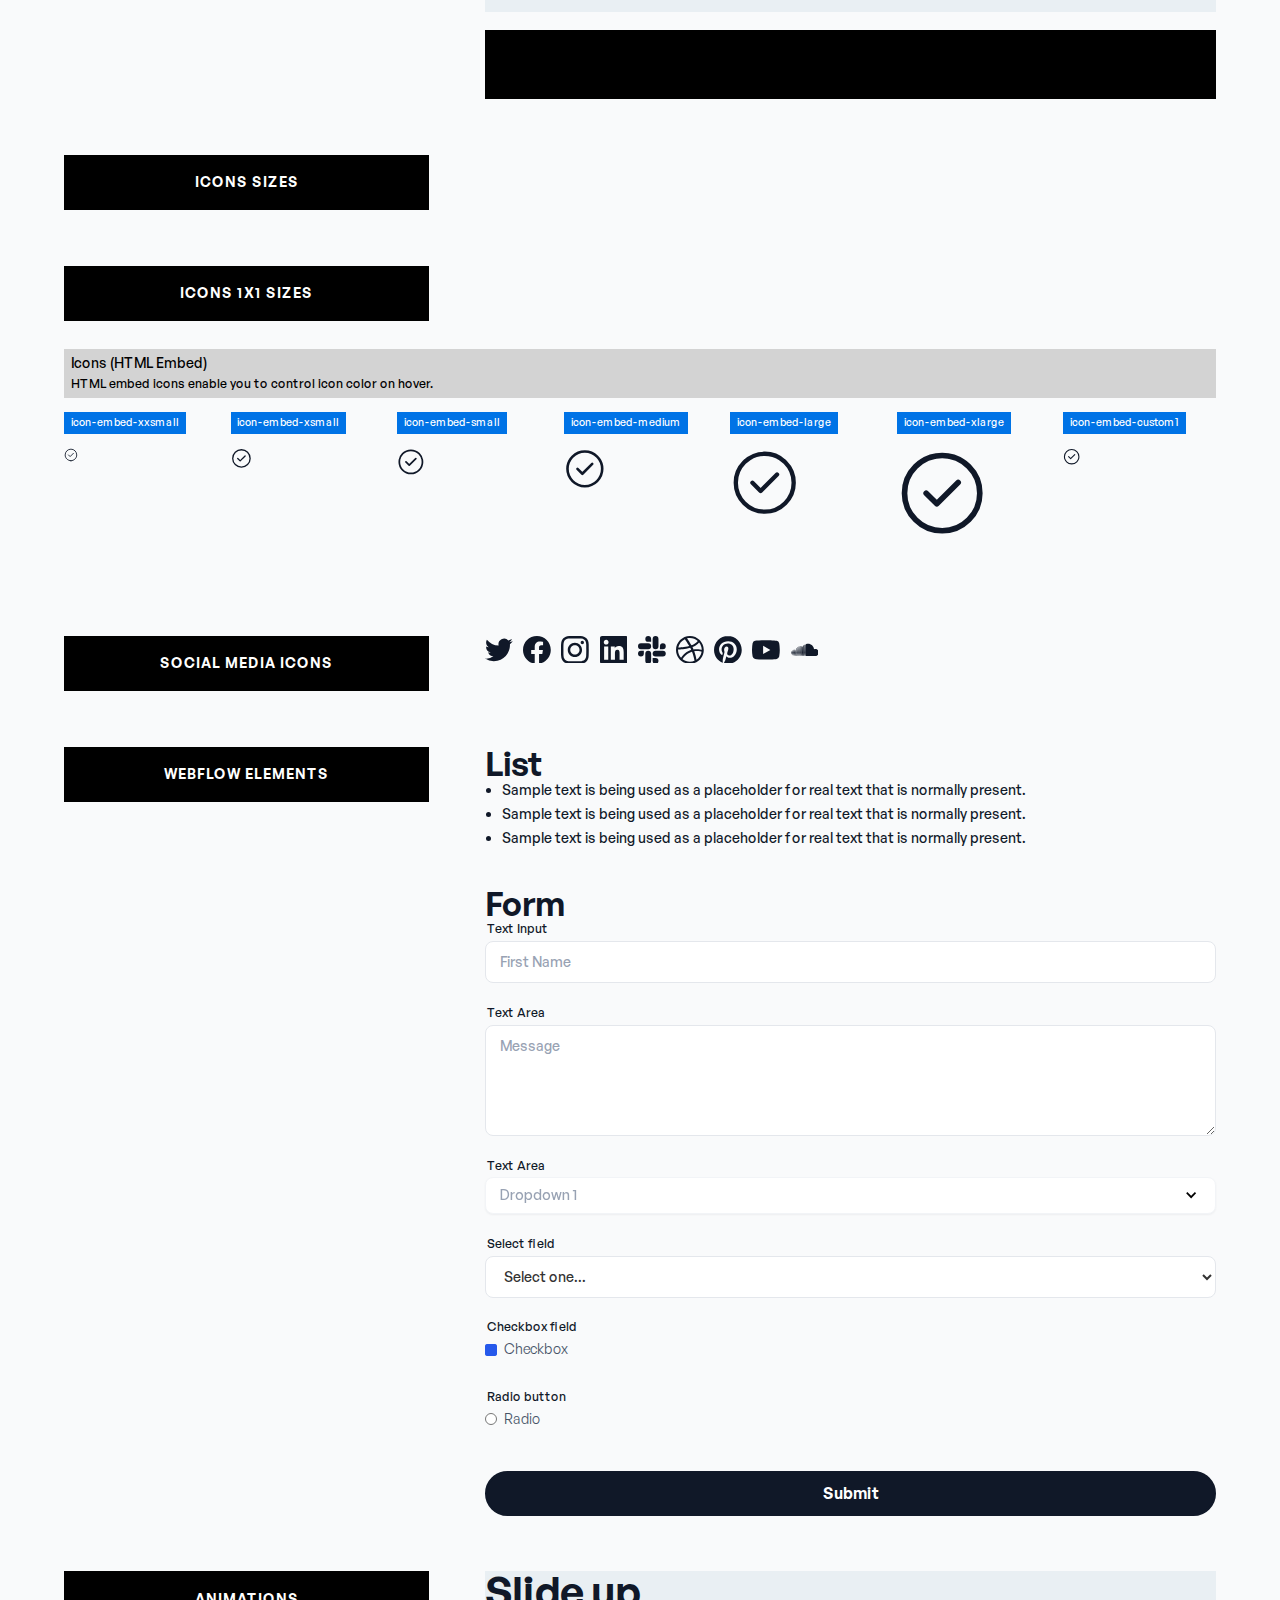
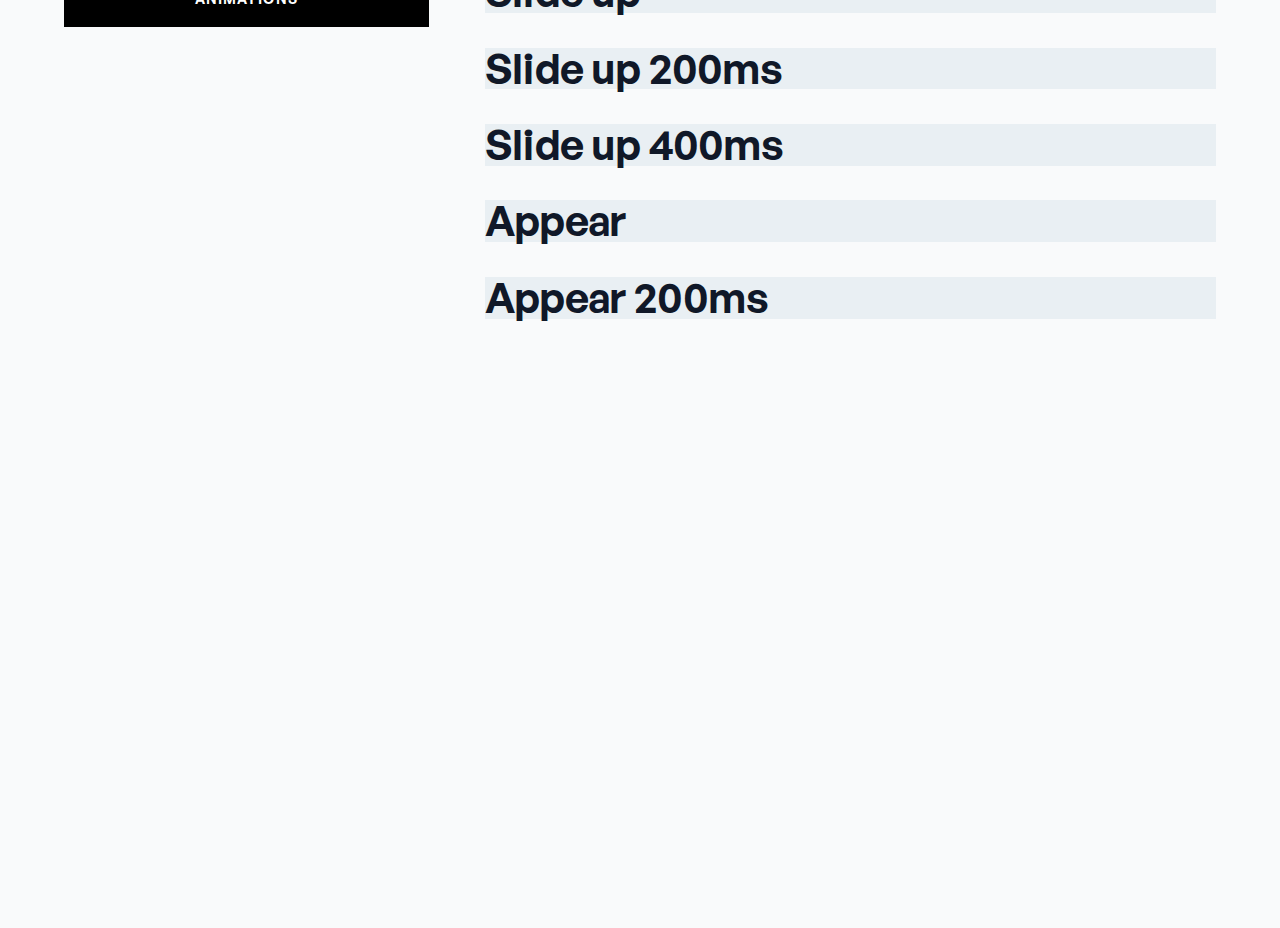
<file: style-guide.html>
<!DOCTYPE html><!--  This site was created in Webflow. https://webflow.com  --><!--  Last Published: Mon Jul 01 2024 21:33:22 GMT+0000 (Coordinated Universal Time)  -->
<html data-wf-page="667c81c2c4bf333a3f65b1f8" data-wf-site="667c81c2c4bf333a3f65b1ab" lang="en">
<head>
  <meta charset="utf-8">
  <title>Style Guide</title>
  <meta content="Style Guide" property="og:title">
  <meta content="Style Guide" property="twitter:title">
  <meta content="width=device-width, initial-scale=1" name="viewport">
  <meta content="Webflow" name="generator">
  <link href="css/normalize.css" rel="stylesheet" type="text/css">
  <link href="css/webflow.css" rel="stylesheet" type="text/css">
  <link href="css/new-folio-8210a0.webflow.css" rel="stylesheet" type="text/css">
  <script type="text/javascript">!function(o,c){var n=c.documentElement,t=" w-mod-";n.className+=t+"js",("ontouchstart"in o||o.DocumentTouch&&c instanceof DocumentTouch)&&(n.className+=t+"touch")}(window,document);</script>
  <link href="images/favicon.png" rel="shortcut icon" type="image/x-icon">
  <link href="images/webclip.png" rel="apple-touch-icon"><!--  Please keep this css code to improve the font quality -->
  <style>
  * {
  -webkit-font-smoothing: antialiased;
  -moz-osx-font-smoothing: grayscale;
}
</style>
</head>
<body>
  <div>
    <div class="global-styles w-embed">
      <style>
  html { font-size: 1rem; }
  @media screen and (max-width:1600px) { html { font-size: calc(0.34318555008210183rem + 0.6568144499178982vw); } }
  @media screen and (max-width:991px) { html { font-size: calc(0.44698660714285715rem + 0.8928571428571428vw); } }
  @media screen and (max-width:767px) { html { font-size: calc(0.3342013888888889rem + 1.3888888888888888vw); } }
  @media screen and (max-width:479px) { html { font-size: calc(0.874803870292887rem + 0.3138075313807531vw); } }
</style>
      <style>
.sr-only {
	position: absolute;
  overflow: hidden;
  width: 1px;
  height: 1px;
  margin-top: -1px;
  padding: 0;
  border: 0 solid transparent;
  white-space: nowrap;
}
/* Snippet gets rid of top margin on first element in any rich text*/
.w-richtext>:first-child {
	margin-top: 0;
}
/* Snippet gets rid of bottom margin on last element in any rich text*/
.w-richtext>:last-child, .w-richtext ol li:last-child, .w-richtext ul li:last-child {
	margin-bottom: 0;
}
/* Snippet prevents all click and hover interaction with an element */
.clickable-off {
	pointer-events: none;
}
/* Snippet enables all click and hover interaction with an element */
.clickable-on{
  pointer-events: auto;
}
/* Snippet enables you to add class of div-square which creates and maintains a 1:1 dimension of a div.*/
.div-square::after {
	content: "";
	display: block;
	padding-bottom: 100%;
}
/*Hide focus outline for main content element*/
main:focus-visible {
	outline: -webkit-focus-ring-color auto 0px;
}
/* Make sure containers never lose their center alignment*/
.container-medium, .container-small, .container-large {
	margin-right: auto !important;
	margin-left: auto !important;
}
/*Reset buttons, and links styles*/
a {
	color: inherit;
	text-decoration: inherit;
	font-size: inherit;
}
/*Apply "..." after 3 lines of text */
.text-style-3lines {
	display: -webkit-box;
	overflow: hidden;
	-webkit-line-clamp: 3;
	-webkit-box-orient: vertical;
}
/*Apply "..." after 2 lines of text */
.text-style-2lines {
	display: -webkit-box;
	overflow: hidden;
	-webkit-line-clamp: 2;
	-webkit-box-orient: vertical;
}
.transitionfix {
-webkit-backface-visibility: hidden;
-moz-backface-visibility: hidden;
-webkit-transform: translate3d(0, 0, 0);
-moz-transform: translate3d(0, 0, 0)
}
.display-inlineflex {
  display: inline-flex;
}
.word-line {overflow: hidden;}
</style>
    </div>
    <div class="fs-styleguide_component">
      <div class="fs-styleguide_elements">
        <div class="padding-global">
          <div class="container-large">
            <div class="fs-styleguide_page-header">
              <h2>Style Guide</h2>
              <div class="margin-top margin-xsmall">
                <a href="https://client-first.webflow.io/" target="_blank" class="fs-styleguide_version-details">Client-First Version 1.0</a>
              </div>
            </div>
            <div class="fs-styleguide_section">
              <div class="fs-styleguide_section-type">
                <div>HTML Heading Tags</div>
              </div>
              <div class="fs-styleguide_1-col">
                <h1>H1<br>Sample text is being used as a placeholder.</h1>
                <h2>H2<br>Sample text is being used as a placeholder as real text.</h2>
                <h3>H3<br>Sample text helps you understand how real text may look on your website.</h3>
                <h4>H4<br>Sample text is being used as a placeholder for real text that is normally present. Sample text helps you understand how real text may look.</h4>
                <h5>H5<br>Sample text is being used as a placeholder for real text that is normally present. Sample text helps you understand how real text may look on your website. Sample text is being used as a placeholder for real text.</h5>
                <h6>H6<br>Sample text is being used as a placeholder for real text that is normally present. Sample text helps you understand how real text may look on your website. Sample text is being used as a placeholder for real text that is normally present.</h6>
              </div>
            </div>
            <div class="fs-styleguide_section">
              <div class="fs-styleguide_section-type">
                <div>Heading Classes</div>
              </div>
              <div class="fs-styleguide_1-col">
                <h2 id="w-node-a3e27a4c-6008-414d-63eb-6aeb770c48aa-3f65b1f8" class="heading-style-headline">heading style headline</h2>
                <h2 class="heading-style-h1">Heading style h2</h2>
                <h2 class="heading-style-h2">Heading style h2</h2>
                <h2 class="heading-style-h3">Heading style h3<br>in two rows</h2>
                <h2 class="heading-style-h4">Heading style h4</h2>
                <h2 class="heading-style-h5">Heading style h5</h2>
              </div>
            </div>
            <div class="fs-styleguide_section">
              <div class="fs-styleguide_section-type">
                <div>Other HTML Tags</div>
              </div>
              <div class="fs-styleguide_1-col">
                <p>All Paragraphs<br>Sample text is being used as a placeholder for real text that is normally present. Sample text helps you understand how real text may look on your website. Sample text is being used as a placeholder for real text.<br></p>
                <a href="#">All Links</a>
                <blockquote>All Quotes<br>Sample text is being used as a placeholder for real text that is normally present. Sample text helps you understand how real text may look on your website. Sample text is being used as a placeholder for real text.</blockquote>
              </div>
            </div>
            <div class="fs-styleguide_section">
              <div class="fs-styleguide_section-type">
                <div>Text Classes</div>
              </div>
              <div class="fs-styleguide_1-col">
                <p class="text-size-large">text-size-large <br>Sample text is being used as a placeholder for real text that is normally present. Sample text helps you understand how real text may look on your website. Sample text is being used as a placeholder for real text.<br></p>
                <p class="text-size-medium">text-size-medium<br>Sample text is being used as a placeholder for real text that is normally present. Sample text helps you understand how real text may look on your website. Sample text is being used as a placeholder for real text.</p>
                <p class="text-size-regular">text-size-regular<br>Sample text is being used as a placeholder for real text that is normally present. Sample text helps you understand how real text may look on your website. Sample text is being used as a placeholder for real text.</p>
                <p class="text-size-small">text-size-small<br>Sample text is being used as a placeholder for real text that is normally present. Sample text helps you understand how real text may look on your website. Sample text is being used as a placeholder for real text.</p>
                <p class="text-size-tiny">text-size-tiny<br>Sample text is being used as a placeholder for real text that is normally present. Sample text helps you understand how real text may look on your website. Sample text is being used as a placeholder for real text.</p>
                <p class="text-style-strikethrough">text-style-strikethrough<br></p>
                <p class="text-style-italic">text-style-italic<br></p>
                <div class="text-style-muted">text-style-muted<br></div>
                <div class="text-style-allcaps">text-style-allcaps<br></div>
                <div class="text-style-nowrap">text-style-nowrap</div>
                <a href="#" class="text-style-link">text-style-link</a>
                <blockquote class="text-style-quote">text-style-quote<br>Sample text is being used as a placeholder for real text that is normally present. Sample text helps you understand how real text may look on your website. Sample text is being used as a placeholder for real text.</blockquote>
                <p class="text-style-2lines">text-style-2lines<br>Sample text is being used as a placeholder for real text that is normally present. Sample text helps you understand how real text may look on your website. Sample text is being used as a placeholder for real text.</p>
                <p class="text-style-3lines">text-style-3lines<br>Sample text is being used as a placeholder for real text that is normally present. Sample text helps you understand how real text may look on your website. Sample text is being used as a placeholder for real text.dolor sit amet,</p>
              </div>
            </div>
            <div class="fs-styleguide_section">
              <div class="fs-styleguide_section-type">
                <div>Text Weights</div>
              </div>
              <div class="fs-styleguide_1-col">
                <div class="text-weight-xbold">text-weight-xbold</div>
                <div class="text-weight-bold">text-weight-bold</div>
                <div class="text-weight-semibold">text-weight-semibold</div>
                <div class="text-weight-medium">text-weight-medium</div>
                <div class="text-weight-normal">text-weight-normal</div>
                <div class="text-weight-light">text-weight-light</div>
              </div>
            </div>
            <div class="fs-styleguide_section">
              <div class="fs-styleguide_section-type">
                <div>Text Alignments</div>
              </div>
              <div class="fs-styleguide_1-col">
                <div class="text-align-left">text-align-left</div>
                <div class="text-align-center">text-align-center</div>
                <div class="text-align-right">text-align-right</div>
              </div>
            </div>
            <div class="fs-styleguide_section">
              <div class="fs-styleguide_section-type">
                <div>Text Colors</div>
              </div>
              <div class="fs-styleguide_1-col">
                <div class="text-color-grey">text-color-grey</div>
                <div class="text-color-black">text-color-black</div>
                <div class="text-color-white">text-color-black</div>
                <div class="text-color-gray100">text-color-black</div>
              </div>
            </div>
            <div class="fs-styleguide_section">
              <div class="fs-styleguide_section-type">
                <div>Rich Text</div>
              </div>
              <div class="fs-styleguide_1-col">
                <div class="text-rich-text w-richtext">
                  <h1>Heading 1</h1>
                  <h2>Heading 2</h2>
                  <h3>Heading 3</h3>
                  <h4>Heading 4</h4>
                  <h5>Heading 5</h5>
                  <h6>Heading 6</h6>
                  <h2>Hello hello</h2>
                  <p>Sample text is being used as a placeholder for real text that is normally present. Sample text helps you understand how real text may look on your website. Sample text is being used as a placeholder for real text.</p>
                  <ul role="list">
                    <li>The rich text element allows you to create and format headings,</li>
                    <li>The rich text element allows you to create and format headings,</li>
                    <li>The rich text element allows you to create and format headings,</li>
                  </ul>
                  <ol start="" role="list">
                    <li>Test</li>
                    <li>Test</li>
                  </ol>
                  <p>
                    <a href="http://youtube.com">This is a link</a>
                  </p>
                  <blockquote>Sample text is being used as a placeholder for real text that is normally present. Sample text helps you understand how real text may look on your website. Sample text is being used as a placeholder for real text.</blockquote>
                  <figure class="w-richtext-align-normal w-richtext-figure-type-image">
                    <div><img src="images/Placeholder.svg" loading="lazy" alt="Placeholder"></div>
                    <figcaption>This is a placeholder image.</figcaption>
                  </figure>
                </div>
              </div>
            </div>
            <div class="fs-styleguide_section">
              <div class="fs-styleguide_section-type">
                <div>Color Palette</div>
              </div>
              <div class="fs-styleguide_3-col">
                <div class="fs-styleguide_color-sample-wrapper">
                  <div class="text-weight-semibold">Primary</div>
                  <div class="fs-styleguide_color-sample is-primary"></div>
                </div>
                <div class="fs-styleguide_color-sample-wrapper">
                  <div class="text-weight-semibold">Secondary</div>
                  <div class="fs-styleguide_color-sample is-secondary"></div>
                </div>
                <div class="fs-styleguide_color-sample-wrapper">
                  <div class="text-weight-semibold">Text Color</div>
                  <div class="fs-styleguide_color-sample is-text-color"></div>
                </div>
                <div class="fs-styleguide_color-sample-wrapper">
                  <div class="text-weight-semibold">Background1</div>
                  <div class="fs-styleguide_color-sample is-background1"></div>
                </div>
                <div class="fs-styleguide_color-sample-wrapper">
                  <div class="text-weight-semibold">Background2</div>
                  <div class="fs-styleguide_color-sample is-background2"></div>
                </div>
                <div class="fs-styleguide_color-sample-wrapper">
                  <div class="text-weight-semibold">Others</div>
                  <div class="fs-styleguide_color-sample is-others"></div>
                </div>
              </div>
            </div>
            <div class="fs-styleguide_section">
              <div class="fs-styleguide_section-type">
                <div>Shadows</div>
              </div>
              <div class="fs-styleguide_3-col">
                <div class="fs-styleguide_color-sample-wrapper">
                  <div class="text-weight-semibold">xsmall</div>
                  <div class="shadow-xsmall"></div>
                </div>
                <div class="fs-styleguide_color-sample-wrapper">
                  <div class="text-weight-semibold">medium</div>
                  <div class="shadow-medium"></div>
                </div>
                <div class="fs-styleguide_color-sample-wrapper">
                  <div class="text-weight-semibold">large</div>
                  <div class="shadow-large"></div>
                </div>
                <div class="fs-styleguide_color-sample-wrapper">
                  <div class="text-weight-semibold">Background1</div>
                  <div class="fs-styleguide_color-sample is-background1"></div>
                </div>
                <div class="fs-styleguide_color-sample-wrapper">
                  <div class="text-weight-semibold">Background2</div>
                  <div class="fs-styleguide_color-sample is-background2"></div>
                </div>
                <div class="fs-styleguide_color-sample-wrapper">
                  <div class="text-weight-semibold">Others</div>
                  <div class="fs-styleguide_color-sample is-others"></div>
                </div>
              </div>
            </div>
            <div class="fs-styleguide_section">
              <div class="fs-styleguide_section-type">
                <div>Buttons</div>
              </div>
              <div class="fs-styleguide_2-col">
                <div class="fs-styleguide_1-col">
                  <a href="#" class="button w-button">button</a>
                  <a href="#" class="button is-secondary w-button">button-secondary</a>
                  <a href="#" class="button-text w-button">button-text</a>
                </div>
              </div>
            </div>
            <div class="fs-styleguide_section">
              <div class="fs-styleguide_section-type">
                <div>Backgrounds</div>
              </div>
              <div class="fs-styleguide_1-col">
                <div class="background-color-white">
                  <div class="fs-styleguide_background-spacer"></div>
                </div>
                <div class="background-color-grey">
                  <div class="fs-styleguide_background-spacer"></div>
                </div>
                <div class="background-color-black">
                  <div class="fs-styleguide_background-spacer"></div>
                </div>
              </div>
            </div>
            <div class="fs-styleguide_section">
              <div class="fs-styleguide_section-type">
                <div>Icons Sizes</div>
              </div>
              <div class="fs-styleguide_row"><img src="https://d3e54v103j8qbb.cloudfront.net/plugins/Basic/assets/placeholder.60f9b1840c.svg" loading="lazy" alt="" class="icon-small"><img src="https://d3e54v103j8qbb.cloudfront.net/plugins/Basic/assets/placeholder.60f9b1840c.svg" loading="lazy" alt="" class="icon-medium"><img src="https://d3e54v103j8qbb.cloudfront.net/plugins/Basic/assets/placeholder.60f9b1840c.svg" loading="lazy" alt="" class="icon-large"></div>
            </div>
            <div class="fs-styleguide_section">
              <div class="fs-styleguide_section-type">
                <div>Icons 1x1 Sizes</div>
              </div>
              <div class="fs-styleguide_row"><img src="https://d3e54v103j8qbb.cloudfront.net/plugins/Basic/assets/placeholder.60f9b1840c.svg" loading="lazy" alt="" class="icon-1x1-small"><img src="https://d3e54v103j8qbb.cloudfront.net/plugins/Basic/assets/placeholder.60f9b1840c.svg" loading="lazy" alt="" class="icon-1x1-medium"><img src="https://d3e54v103j8qbb.cloudfront.net/plugins/Basic/assets/placeholder.60f9b1840c.svg" loading="lazy" alt="" class="icon-1x1-large"></div>
            </div>
            <div class="w-layout-grid styleguide_list">
              <div class="styleguide_subheading">Icons (HTML Embed)<br><span class="text-size-small-2">HTML embed icons enable you to control icon color on hover.</span><br></div>
              <div class="styleguide_icons-list">
                <div class="styleguide_item">
                  <p class="styleguide_label">icon-embed-xxsmall</p>
                  <div class="icon-embed-xxsmall w-embed"><svg width="currentWidth" height="currentHeight" viewbox="0 0 24 24" fill="none" xmlns="http://www.w3.org/2000/svg">
                      <path d="M12 22C17.5 22 22 17.5 22 12C22 6.5 17.5 2 12 2C6.5 2 2 6.5 2 12C2 17.5 6.5 22 12 22Z" stroke="currentColor" stroke-width="1.5" stroke-linecap="round" stroke-linejoin="round"></path>
                      <path d="M7.75 12.0019L10.58 14.8319L16.25 9.17188" stroke="currentColor" stroke-width="1.5" stroke-linecap="round" stroke-linejoin="round"></path>
                    </svg></div>
                </div>
                <div class="styleguide_item">
                  <p class="styleguide_label">icon-embed-xsmall</p>
                  <div class="icon-embed-xsmall w-embed"><svg width="currentWidth" height="currentHeight" viewbox="0 0 24 24" fill="none" xmlns="http://www.w3.org/2000/svg">
                      <path d="M12 22C17.5 22 22 17.5 22 12C22 6.5 17.5 2 12 2C6.5 2 2 6.5 2 12C2 17.5 6.5 22 12 22Z" stroke="currentColor" stroke-width="1.5" stroke-linecap="round" stroke-linejoin="round"></path>
                      <path d="M7.75 12.0019L10.58 14.8319L16.25 9.17188" stroke="currentColor" stroke-width="1.5" stroke-linecap="round" stroke-linejoin="round"></path>
                    </svg></div>
                </div>
                <div class="styleguide_item">
                  <p class="styleguide_label">icon-embed-small</p>
                  <div class="icon-embed-small w-embed"><svg width="currentWidth" height="currentHeight" viewbox="0 0 24 24" fill="none" xmlns="http://www.w3.org/2000/svg">
                      <path d="M12 22C17.5 22 22 17.5 22 12C22 6.5 17.5 2 12 2C6.5 2 2 6.5 2 12C2 17.5 6.5 22 12 22Z" stroke="currentColor" stroke-width="1.5" stroke-linecap="round" stroke-linejoin="round"></path>
                      <path d="M7.75 12.0019L10.58 14.8319L16.25 9.17188" stroke="currentColor" stroke-width="1.5" stroke-linecap="round" stroke-linejoin="round"></path>
                    </svg></div>
                </div>
                <div class="styleguide_item">
                  <p class="styleguide_label">icon-embed-medium</p>
                  <div class="icon-embed-medium w-embed"><svg width="currentWidth" height="currentHeight" viewbox="0 0 24 24" fill="none" xmlns="http://www.w3.org/2000/svg">
                      <path d="M12 22C17.5 22 22 17.5 22 12C22 6.5 17.5 2 12 2C6.5 2 2 6.5 2 12C2 17.5 6.5 22 12 22Z" stroke="currentColor" stroke-width="1.5" stroke-linecap="round" stroke-linejoin="round"></path>
                      <path d="M7.75 12.0019L10.58 14.8319L16.25 9.17188" stroke="currentColor" stroke-width="1.5" stroke-linecap="round" stroke-linejoin="round"></path>
                    </svg></div>
                </div>
                <div class="styleguide_item">
                  <p class="styleguide_label">icon-embed-large</p>
                  <div class="icon-embed-large w-embed"><svg width="currentWidth" height="currentHeight" viewbox="0 0 24 24" fill="none" xmlns="http://www.w3.org/2000/svg">
                      <path d="M12 22C17.5 22 22 17.5 22 12C22 6.5 17.5 2 12 2C6.5 2 2 6.5 2 12C2 17.5 6.5 22 12 22Z" stroke="currentColor" stroke-width="1.5" stroke-linecap="round" stroke-linejoin="round"></path>
                      <path d="M7.75 12.0019L10.58 14.8319L16.25 9.17188" stroke="currentColor" stroke-width="1.5" stroke-linecap="round" stroke-linejoin="round"></path>
                    </svg></div>
                </div>
                <div class="styleguide_item">
                  <p class="styleguide_label">icon-embed-xlarge</p>
                  <div class="icon-embed-xlarge w-embed"><svg width="currentWidth" height="currentHeight" viewbox="0 0 24 24" fill="none" xmlns="http://www.w3.org/2000/svg">
                      <path d="M12 22C17.5 22 22 17.5 22 12C22 6.5 17.5 2 12 2C6.5 2 2 6.5 2 12C2 17.5 6.5 22 12 22Z" stroke="currentColor" stroke-width="1.5" stroke-linecap="round" stroke-linejoin="round"></path>
                      <path d="M7.75 12.0019L10.58 14.8319L16.25 9.17188" stroke="currentColor" stroke-width="1.5" stroke-linecap="round" stroke-linejoin="round"></path>
                    </svg></div>
                </div>
                <div class="styleguide_item">
                  <p class="styleguide_label">icon-embed-custom1</p>
                  <div class="icon-embed-custom1 w-embed"><svg width="currentWidth" height="currentHeight" viewbox="0 0 24 24" fill="none" xmlns="http://www.w3.org/2000/svg">
                      <path d="M12 22C17.5 22 22 17.5 22 12C22 6.5 17.5 2 12 2C6.5 2 2 6.5 2 12C2 17.5 6.5 22 12 22Z" stroke="currentColor" stroke-width="1.5" stroke-linecap="round" stroke-linejoin="round"></path>
                      <path d="M7.75 12.0019L10.58 14.8319L16.25 9.17188" stroke="currentColor" stroke-width="1.5" stroke-linecap="round" stroke-linejoin="round"></path>
                    </svg></div>
                </div>
              </div>
            </div>
            <div class="fs-styleguide_section">
              <div class="fs-styleguide_section-type">
                <div>Social Media Icons</div>
              </div>
              <div class="fs-styleguide_row is-for-social-icons">
                <div class="icon-1x1-small w-embed"><svg aria-hidden="true" role="img" fill="currentColor" xmlns="http://www.w3.org/2000/svg" viewbox="0 0 24 24">
                    <title>Twitter icon</title>
                    <path d="M23.953 4.57a10 10 0 01-2.825.775 4.958 4.958 0 002.163-2.723c-.951.555-2.005.959-3.127 1.184a4.92 4.92 0 00-8.384 4.482C7.69 8.095 4.067 6.13 1.64 3.162a4.822 4.822 0 00-.666 2.475c0 1.71.87 3.213 2.188 4.096a4.904 4.904 0 01-2.228-.616v.06a4.923 4.923 0 003.946 4.827 4.996 4.996 0 01-2.212.085 4.936 4.936 0 004.604 3.417 9.867 9.867 0 01-6.102 2.105c-.39 0-.779-.023-1.17-.067a13.995 13.995 0 007.557 2.209c9.053 0 13.998-7.496 13.998-13.985 0-.21 0-.42-.015-.63A9.935 9.935 0 0024 4.59z"></path>
                  </svg></div>
                <div class="icon-1x1-small w-embed"><svg aria-hidden="true" role="img" fill="currentColor" xmlns="http://www.w3.org/2000/svg" viewbox="0 0 24 24">
                    <title>Facebook icon</title>
                    <path d="M24 12.073c0-6.627-5.373-12-12-12s-12 5.373-12 12c0 5.99 4.388 10.954 10.125 11.854v-8.385H7.078v-3.47h3.047V9.43c0-3.007 1.792-4.669 4.533-4.669 1.312 0 2.686.235 2.686.235v2.953H15.83c-1.491 0-1.956.925-1.956 1.874v2.25h3.328l-.532 3.47h-2.796v8.385C19.612 23.027 24 18.062 24 12.073z"></path>
                  </svg></div>
                <div class="icon-1x1-small w-embed"><svg aria-hidden="true" role="img" fill="currentColor" viewbox="0 0 24 24" xmlns="http://www.w3.org/2000/svg">
                    <title>Instagram icon</title>
                    <path d="M12 0C8.74 0 8.333.015 7.053.072 5.775.132 4.905.333 4.14.63c-.789.306-1.459.717-2.126 1.384S.935 3.35.63 4.14C.333 4.905.131 5.775.072 7.053.012 8.333 0 8.74 0 12s.015 3.667.072 4.947c.06 1.277.261 2.148.558 2.913.306.788.717 1.459 1.384 2.126.667.666 1.336 1.079 2.126 1.384.766.296 1.636.499 2.913.558C8.333 23.988 8.74 24 12 24s3.667-.015 4.947-.072c1.277-.06 2.148-.262 2.913-.558.788-.306 1.459-.718 2.126-1.384.666-.667 1.079-1.335 1.384-2.126.296-.765.499-1.636.558-2.913.06-1.28.072-1.687.072-4.947s-.015-3.667-.072-4.947c-.06-1.277-.262-2.149-.558-2.913-.306-.789-.718-1.459-1.384-2.126C21.319 1.347 20.651.935 19.86.63c-.765-.297-1.636-.499-2.913-.558C15.667.012 15.26 0 12 0zm0 2.16c3.203 0 3.585.016 4.85.071 1.17.055 1.805.249 2.227.415.562.217.96.477 1.382.896.419.42.679.819.896 1.381.164.422.36 1.057.413 2.227.057 1.266.07 1.646.07 4.85s-.015 3.585-.074 4.85c-.061 1.17-.256 1.805-.421 2.227-.224.562-.479.96-.899 1.382-.419.419-.824.679-1.38.896-.42.164-1.065.36-2.235.413-1.274.057-1.649.07-4.859.07-3.211 0-3.586-.015-4.859-.074-1.171-.061-1.816-.256-2.236-.421-.569-.224-.96-.479-1.379-.899-.421-.419-.69-.824-.9-1.38-.165-.42-.359-1.065-.42-2.235-.045-1.26-.061-1.649-.061-4.844 0-3.196.016-3.586.061-4.861.061-1.17.255-1.814.42-2.234.21-.57.479-.96.9-1.381.419-.419.81-.689 1.379-.898.42-.166 1.051-.361 2.221-.421 1.275-.045 1.65-.06 4.859-.06l.045.03zm0 3.678c-3.405 0-6.162 2.76-6.162 6.162 0 3.405 2.76 6.162 6.162 6.162 3.405 0 6.162-2.76 6.162-6.162 0-3.405-2.76-6.162-6.162-6.162zM12 16c-2.21 0-4-1.79-4-4s1.79-4 4-4 4 1.79 4 4-1.79 4-4 4zm7.846-10.405c0 .795-.646 1.44-1.44 1.44-.795 0-1.44-.646-1.44-1.44 0-.794.646-1.439 1.44-1.439.793-.001 1.44.645 1.44 1.439z"></path>
                  </svg></div>
                <div class="icon-1x1-small w-embed"><svg aria-hidden="true" role="img" fill="currentColor" viewbox="0 0 24 24" xmlns="http://www.w3.org/2000/svg">
                    <title>LinkedIn icon</title>
                    <path d="M20.447 20.452h-3.554v-5.569c0-1.328-.027-3.037-1.852-3.037-1.853 0-2.136 1.445-2.136 2.939v5.667H9.351V9h3.414v1.561h.046c.477-.9 1.637-1.85 3.37-1.85 3.601 0 4.267 2.37 4.267 5.455v6.286zM5.337 7.433c-1.144 0-2.063-.926-2.063-2.065 0-1.138.92-2.063 2.063-2.063 1.14 0 2.064.925 2.064 2.063 0 1.139-.925 2.065-2.064 2.065zm1.782 13.019H3.555V9h3.564v11.452zM22.225 0H1.771C.792 0 0 .774 0 1.729v20.542C0 23.227.792 24 1.771 24h20.451C23.2 24 24 23.227 24 22.271V1.729C24 .774 23.2 0 22.222 0h.003z"></path>
                  </svg></div>
                <div class="icon-1x1-small w-embed"><svg aria-hidden="true" role="img" fill="currentColor" viewbox="0 0 24 24" xmlns="http://www.w3.org/2000/svg">
                    <title>Slack icon</title>
                    <path d="M5.042 15.165a2.528 2.528 0 0 1-2.52 2.523A2.528 2.528 0 0 1 0 15.165a2.527 2.527 0 0 1 2.522-2.52h2.52v2.52zM6.313 15.165a2.527 2.527 0 0 1 2.521-2.52 2.527 2.527 0 0 1 2.521 2.52v6.313A2.528 2.528 0 0 1 8.834 24a2.528 2.528 0 0 1-2.521-2.522v-6.313zM8.834 5.042a2.528 2.528 0 0 1-2.521-2.52A2.528 2.528 0 0 1 8.834 0a2.528 2.528 0 0 1 2.521 2.522v2.52H8.834zM8.834 6.313a2.528 2.528 0 0 1 2.521 2.521 2.528 2.528 0 0 1-2.521 2.521H2.522A2.528 2.528 0 0 1 0 8.834a2.528 2.528 0 0 1 2.522-2.521h6.312zM18.956 8.834a2.528 2.528 0 0 1 2.522-2.521A2.528 2.528 0 0 1 24 8.834a2.528 2.528 0 0 1-2.522 2.521h-2.522V8.834zM17.688 8.834a2.528 2.528 0 0 1-2.523 2.521 2.527 2.527 0 0 1-2.52-2.521V2.522A2.527 2.527 0 0 1 15.165 0a2.528 2.528 0 0 1 2.523 2.522v6.312zM15.165 18.956a2.528 2.528 0 0 1 2.523 2.522A2.528 2.528 0 0 1 15.165 24a2.527 2.527 0 0 1-2.52-2.522v-2.522h2.52zM15.165 17.688a2.527 2.527 0 0 1-2.52-2.523 2.526 2.526 0 0 1 2.52-2.52h6.313A2.527 2.527 0 0 1 24 15.165a2.528 2.528 0 0 1-2.522 2.523h-6.313z"></path>
                  </svg></div>
                <div class="icon-1x1-small w-embed"><svg aria-hidden="true" role="img" fill="currentColor" viewbox="0 0 24 24" xmlns="http://www.w3.org/2000/svg">
                    <title>Dribbble icon</title>
                    <path d="M12 24C5.385 24 0 18.615 0 12S5.385 0 12 0s12 5.385 12 12-5.385 12-12 12zm10.12-10.358c-.35-.11-3.17-.953-6.384-.438 1.34 3.684 1.887 6.684 1.992 7.308 2.3-1.555 3.936-4.02 4.395-6.87zm-6.115 7.808c-.153-.9-.75-4.032-2.19-7.77l-.066.02c-5.79 2.015-7.86 6.025-8.04 6.4 1.73 1.358 3.92 2.166 6.29 2.166 1.42 0 2.77-.29 4-.814zm-11.62-2.58c.232-.4 3.045-5.055 8.332-6.765.135-.045.27-.084.405-.12-.26-.585-.54-1.167-.832-1.74C7.17 11.775 2.206 11.71 1.756 11.7l-.004.312c0 2.633.998 5.037 2.634 6.855zm-2.42-8.955c.46.008 4.683.026 9.477-1.248-1.698-3.018-3.53-5.558-3.8-5.928-2.868 1.35-5.01 3.99-5.676 7.17zM9.6 2.052c.282.38 2.145 2.914 3.822 6 3.645-1.365 5.19-3.44 5.373-3.702-1.81-1.61-4.19-2.586-6.795-2.586-.825 0-1.63.1-2.4.285zm10.335 3.483c-.218.29-1.935 2.493-5.724 4.04.24.49.47.985.68 1.486.08.18.15.36.22.53 3.41-.43 6.8.26 7.14.33-.02-2.42-.88-4.64-2.31-6.38z"></path>
                  </svg></div>
                <div class="icon-1x1-small w-embed"><svg aria-hidden="true" role="img" fill="currentColor" viewbox="0 0 24 24" xmlns="http://www.w3.org/2000/svg">
                    <title>Pinterest icon</title>
                    <path d="M12.017 0C5.396 0 .029 5.367.029 11.987c0 5.079 3.158 9.417 7.618 11.162-.105-.949-.199-2.403.041-3.439.219-.937 1.406-5.957 1.406-5.957s-.359-.72-.359-1.781c0-1.663.967-2.911 2.168-2.911 1.024 0 1.518.769 1.518 1.688 0 1.029-.653 2.567-.992 3.992-.285 1.193.6 2.165 1.775 2.165 2.128 0 3.768-2.245 3.768-5.487 0-2.861-2.063-4.869-5.008-4.869-3.41 0-5.409 2.562-5.409 5.199 0 1.033.394 2.143.889 2.741.099.12.112.225.085.345-.09.375-.293 1.199-.334 1.363-.053.225-.172.271-.401.165-1.495-.69-2.433-2.878-2.433-4.646 0-3.776 2.748-7.252 7.92-7.252 4.158 0 7.392 2.967 7.392 6.923 0 4.135-2.607 7.462-6.233 7.462-1.214 0-2.354-.629-2.758-1.379l-.749 2.848c-.269 1.045-1.004 2.352-1.498 3.146 1.123.345 2.306.535 3.55.535 6.607 0 11.985-5.365 11.985-11.987C23.97 5.39 18.592.026 11.985.026L12.017 0z"></path>
                  </svg></div>
                <div class="icon-1x1-small w-embed"><svg aria-hidden="true" role="img" fill="currentColor" xmlns="http://www.w3.org/2000/svg" viewbox="0 0 24 24">
                    <title>YouTube icon</title>
                    <path d="M23.499 6.203a3.008 3.008 0 00-2.089-2.089c-1.87-.501-9.4-.501-9.4-.501s-7.509-.01-9.399.501a3.008 3.008 0 00-2.088 2.09A31.258 31.26 0 000 12.01a31.258 31.26 0 00.523 5.785 3.008 3.008 0 002.088 2.089c1.869.502 9.4.502 9.4.502s7.508 0 9.399-.502a3.008 3.008 0 002.089-2.09 31.258 31.26 0 00.5-5.784 31.258 31.26 0 00-.5-5.808zm-13.891 9.4V8.407l6.266 3.604z"></path>
                  </svg></div>
                <div class="icon-1x1-small w-embed"><svg aria-hidden="true" fill="currentColor" role="img" viewbox="0 0 24 24" xmlns="http://www.w3.org/2000/svg">
                    <title>SoundCloud icon</title>
                    <path d="M1.175 12.225c-.051 0-.094.046-.101.1l-.233 2.154.233 2.105c.007.058.05.098.101.098.05 0 .09-.04.099-.098l.255-2.105-.27-2.154c0-.057-.045-.1-.09-.1m-.899.828c-.06 0-.091.037-.104.094L0 14.479l.165 1.308c0 .055.045.094.09.094s.089-.045.104-.104l.21-1.319-.21-1.334c0-.061-.044-.09-.09-.09m1.83-1.229c-.061 0-.12.045-.12.104l-.21 2.563.225 2.458c0 .06.045.12.119.12.061 0 .105-.061.121-.12l.254-2.474-.254-2.548c-.016-.06-.061-.12-.121-.12m.945-.089c-.075 0-.135.06-.15.135l-.193 2.64.21 2.544c.016.077.075.138.149.138.075 0 .135-.061.15-.15l.24-2.532-.24-2.623c0-.075-.06-.135-.135-.135l-.031-.017zm1.155.36c-.005-.09-.075-.149-.159-.149-.09 0-.158.06-.164.149l-.217 2.43.2 2.563c0 .09.075.157.159.157.074 0 .148-.068.148-.158l.227-2.563-.227-2.444.033.015zm.809-1.709c-.101 0-.18.09-.18.181l-.21 3.957.187 2.563c0 .09.08.164.18.164.094 0 .174-.09.18-.18l.209-2.563-.209-3.972c-.008-.104-.088-.18-.18-.18m.959-.914c-.105 0-.195.09-.203.194l-.18 4.872.165 2.548c0 .12.09.209.195.209.104 0 .194-.089.21-.209l.193-2.548-.192-4.856c-.016-.12-.105-.21-.21-.21m.989-.449c-.121 0-.211.089-.225.209l-.165 5.275.165 2.52c.014.119.104.225.225.225.119 0 .225-.105.225-.225l.195-2.52-.196-5.275c0-.12-.105-.225-.225-.225m1.245.045c0-.135-.105-.24-.24-.24-.119 0-.24.105-.24.24l-.149 5.441.149 2.503c.016.135.121.24.256.24s.24-.105.24-.24l.164-2.503-.164-5.456-.016.015zm.749-.134c-.135 0-.255.119-.255.254l-.15 5.322.15 2.473c0 .15.12.255.255.255s.255-.12.255-.27l.15-2.474-.165-5.307c0-.148-.12-.27-.271-.27m1.005.166c-.164 0-.284.135-.284.285l-.103 5.143.135 2.474c0 .149.119.277.284.277.149 0 .271-.12.284-.285l.121-2.443-.135-5.112c-.012-.164-.135-.285-.285-.285m1.184-.945c-.045-.029-.105-.044-.165-.044s-.119.015-.165.044c-.09.054-.149.15-.149.255v.061l-.104 6.048.115 2.449v.008c.008.06.03.135.074.18.058.061.142.104.234.104.08 0 .158-.044.209-.09.058-.06.091-.135.091-.225l.015-.24.117-2.203-.135-6.086c0-.104-.061-.193-.135-.239l-.002-.022zm1.006-.547c-.045-.045-.09-.061-.15-.061-.074 0-.149.016-.209.061-.075.061-.119.15-.119.24v.029l-.137 6.609.076 1.215.061 1.185c0 .164.148.314.328.314.181 0 .33-.15.33-.329l.15-2.414-.15-6.637c0-.12-.074-.221-.165-.277m8.934 3.777c-.405 0-.795.086-1.139.232-.24-2.654-2.46-4.736-5.188-4.736-.659 0-1.305.135-1.889.359-.225.09-.27.18-.285.359v9.368c.016.18.15.33.33.345h8.185C22.681 17.218 24 15.914 24 14.28s-1.319-2.952-2.938-2.952"></path>
                  </svg></div>
              </div>
            </div>
            <div class="fs-styleguide_section">
              <div class="fs-styleguide_section-type">
                <div>Webflow Elements</div>
              </div>
              <div class="fs-styleguide_1-col gap-medium">
                <div class="fs-styleguide_element-wrapper">
                  <h4>List</h4>
                  <ul role="list">
                    <li>Sample text is being used as a placeholder for real text that is normally present.</li>
                    <li>Sample text is being used as a placeholder for real text that is normally present.</li>
                    <li>Sample text is being used as a placeholder for real text that is normally present.</li>
                  </ul>
                </div>
                <div class="fs-styleguide_element-wrapper">
                  <h4>Form</h4>
                  <div class="form-wrapper w-form">
                    <form id="wf-form-Styleguide-Form" name="wf-form-Styleguide-Form" data-name="Styleguide Form" method="get" class="form" data-wf-page-id="667c81c2c4bf333a3f65b1f8" data-wf-element-id="a3e27a4c-6008-414d-63eb-6aeb770c49d1">
                      <div class="form-field-wrapper"><label for="First-Name" class="form-label">Text Input</label><input class="form-input w-input" maxlength="256" name="First-Name" data-name="First Name" placeholder="First Name" type="text" id="First-Name"></div>
                      <div class="form-field-wrapper"><label for="Message" class="form-label">Text Area</label><textarea placeholder="Message" maxlength="5000" id="Message" name="Message" data-name="Message" class="form-input is-text-area w-input"></textarea></div>
                      <div class="form-field-wrapper"><label for="Message-2" class="form-label">Text Area</label>
                        <div data-delay="0" data-hover="false" class="fs-dropdown-1 w-dropdown">
                          <div class="fs-dropdown_toggle-1 w-dropdown-toggle">
                            <div class="fs-dropdown_icon-1 w-icon-dropdown-toggle"></div>
                            <div class="fs-dropdown_label-1">Dropdown 1</div>
                          </div>
                          <nav class="fs-dropdown_list-1 w-dropdown-list">
                            <div aria-label="add_description_here" role="group" class="fs-dropdown_list-group-1"><label class="w-checkbox fs-checkbox_field-10">
                                <div class="w-checkbox-input w-checkbox-input--inputType-custom fs-checkbox_button-10"></div><input type="checkbox" name="Checkbox-10" id="Checkbox-10-C" data-name="Checkbox 10" style="opacity:0;position:absolute;z-index:-1"><span fs-cmsfilter-field="category" class="fs-checkbox_label-10 w-form-label" for="Checkbox-10">Checkbox</span>
                              </label><label class="w-checkbox fs-checkbox_field-10">
                                <div class="w-checkbox-input w-checkbox-input--inputType-custom fs-checkbox_button-10"></div><input type="checkbox" name="Checkbox-10" id="Checkbox-10-D" data-name="Checkbox 10" style="opacity:0;position:absolute;z-index:-1"><span fs-cmsfilter-field="category" class="fs-checkbox_label-10 w-form-label" for="Checkbox-10">Checkbox</span>
                              </label><label class="w-checkbox fs-checkbox_field-10">
                                <div class="w-checkbox-input w-checkbox-input--inputType-custom fs-checkbox_button-10"></div><input type="checkbox" name="Checkbox-10" id="Checkbox-10-E" data-name="Checkbox 10" style="opacity:0;position:absolute;z-index:-1"><span fs-cmsfilter-field="category" class="fs-checkbox_label-10 w-form-label" for="Checkbox-10">Checkbox</span>
                              </label></div>
                          </nav>
                        </div>
                      </div>
                      <div class="form-field-wrapper"><label for="Style-Select" class="form-label">Select field</label><select id="Style-Select" name="Style-Select" data-name="Style Select" class="form-input is-select-input w-select">
                          <option value="">Select one...</option>
                          <option value="First">First Choice</option>
                          <option value="Second">Second Choice</option>
                          <option value="Third">Third Choice</option>
                        </select></div>
                      <div class="form-field-wrapper"><label for="email" class="form-label">Checkbox field</label><label class="w-checkbox form-checkbox">
                          <div class="w-checkbox-input w-checkbox-input--inputType-custom form-checkbox-icon w--redirected-checked"></div><input type="checkbox" id="Checkbox" name="Checkbox" data-name="Checkbox" style="opacity:0;position:absolute;z-index:-1" checked=""><span for="Checkbox" class="form-checkbox-label w-form-label">Checkbox</span>
                        </label></div>
                      <div class="form-field-wrapper"><label for="email" class="form-label">Radio button</label><label class="form-radio w-radio"><input type="radio" data-name="Radio" id="radio" name="radio" class="w-form-formradioinput form-radio-icon w-radio-input" value="Radio"><span class="form-radio-label w-form-label" for="radio">Radio</span></label></div>
                      <div class="margin-top margin-small"><input type="submit" data-wait="Please wait..." class="button is-form-submit w-button" value="Submit"></div>
                    </form>
                    <div class="form-message-success w-form-done">
                      <div>Thank you! Your submission has been received!</div>
                    </div>
                    <div class="form-message-error w-form-fail">
                      <div>Oops! Something went wrong while submitting the form.</div>
                    </div>
                  </div>
                </div>
              </div>
            </div>
            <div class="fs-styleguide_section">
              <div class="fs-styleguide_section-type">
                <div>Animations</div>
              </div>
              <div class="fs-styleguide_1-col gap-medium">
                <div id="w-node-_2c8c7f03-4515-ce82-67ce-f9ba80e3844e-3f65b1f8" data-w-id="2c8c7f03-4515-ce82-67ce-f9ba80e3844e" class="a_slide-up">
                  <div class="background-color-grey">
                    <h3>Slide up</h3>
                  </div>
                </div>
                <div id="w-node-_34de3986-242e-840a-88b9-be2086e706cc-3f65b1f8" class="a_slide-up_200">
                  <div class="background-color-grey">
                    <h3>Slide up 200ms</h3>
                  </div>
                </div>
                <div id="w-node-bb409966-1c20-f220-860d-3072c0499e83-3f65b1f8" class="a_slide-up_400">
                  <div class="background-color-grey">
                    <h3>Slide up 400ms</h3>
                  </div>
                </div>
                <div id="w-node-fb0a1fb5-4d8c-05dc-82b6-b47e6937d5e7-3f65b1f8" class="a_appear">
                  <div class="background-color-grey">
                    <h3>Appear</h3>
                  </div>
                </div>
                <div id="w-node-_5d83b8ff-c987-edd7-b8a2-4cb9b638ef9e-3f65b1f8" class="a_appear-200">
                  <div class="background-color-grey">
                    <h3>Appear 200ms</h3>
                  </div>
                </div>
              </div>
            </div>
            <div class="styleguide-spacing">
              <div class="padding-bottom padding-tiny"></div>
              <div class="padding-bottom padding-xxsmall"></div>
              <div class="padding-bottom padding-xsmall"></div>
              <div class="padding-bottom padding-small"></div>
              <div class="padding-bottom padding-medium"></div>
              <div class="padding-bottom padding-large"></div>
              <div class="padding-bottom padding-xlarge"></div>
              <div class="padding-bottom padding-xxlarge"></div>
              <div class="padding-bottom padding-huge"></div>
              <div class="padding-bottom padding-xhuge"></div>
              <div class="padding-bottom padding-xxhuge"></div>
            </div>
          </div>
        </div>
      </div>
      <div class="fs-styleguide_classes">
        <div class="fs-styleguide_structures">
          <div class="page-wrapper"></div>
          <div class="padding-global"></div>
          <div class="main-wrapper"></div>
          <div>
            <div class="padding-section-small">
              <div>padding-section-small</div>
            </div>
            <div class="padding-section-medium">
              <div>padding-section-medium</div>
            </div>
            <div class="padding-section-large">
              <div>padding-section-large</div>
            </div>
          </div>
        </div>
        <div class="fs-styleguide_containers">
          <div class="container-large"></div>
          <div class="container-medium"></div>
          <div class="container-small"></div>
        </div>
        <div class="fs-styleguide_max-widths">
          <div class="max-width-full"></div>
          <div class="max-width-full-tablet"></div>
          <div class="max-width-full-mobile-landscape"></div>
          <div class="max-width-full-mobile-portrait"></div>
          <div class="max-width-xxlarge"></div>
          <div class="max-width-xlarge"></div>
          <div class="max-width-large"></div>
          <div class="max-width-medium"></div>
          <div class="max-width-small"></div>
          <div class="max-width-xsmall"></div>
          <div class="max-width-xxsmall"></div>
        </div>
        <div class="fs-styleguide_spacing-classes">
          <div class="fs-styleguide_margins">
            <div class="margin-0"></div>
            <div class="margin-tiny"></div>
            <div class="margin-xxsmall"></div>
            <div class="margin-xsmall"></div>
            <div class="margin-small"></div>
            <div class="margin-medium"></div>
            <div class="margin-large"></div>
            <div class="margin-xlarge"></div>
            <div class="margin-xxlarge"></div>
            <div class="margin-huge"></div>
            <div class="margin-xhuge"></div>
            <div class="margin-xxhuge"></div>
            <div class="margin-custom1"></div>
            <div class="margin-custom2"></div>
            <div class="margin-custom3"></div>
          </div>
          <div class="fs-styleguide_paddings">
            <div class="padding-0"></div>
            <div class="padding-tiny"></div>
            <div class="padding-xxsmall"></div>
            <div class="padding-xsmall"></div>
            <div class="padding-small"></div>
            <div class="padding-medium"></div>
            <div class="padding-large"></div>
            <div class="padding-xlarge"></div>
            <div class="padding-xxlarge"></div>
            <div class="padding-huge"></div>
            <div class="padding-xhuge"></div>
            <div class="padding-xxhuge"></div>
            <div class="padding-custom1"></div>
            <div class="padding-custom2"></div>
            <div class="padding-custom3"></div>
          </div>
        </div>
        <div class="fs-styleguide_direction-classes">
          <div class="fs-styleguide_padding-directions">
            <div class="padding-top"></div>
            <div class="padding-bottom"></div>
            <div class="padding-left"></div>
            <div class="padding-right"></div>
            <div class="padding-vertical"></div>
            <div class="padding-horizontal"></div>
          </div>
          <div class="fs-styleguide_margin-directions">
            <div class="margin-top"></div>
            <div class="margin-bottom"></div>
            <div class="margin-left"></div>
            <div class="margin-right"></div>
            <div class="margin-vertical"></div>
            <div class="margin-horizontal"></div>
          </div>
        </div>
        <div class="fs-styleguide_responsiveness">
          <div class="hide"></div>
          <div class="hide-tablet"></div>
          <div class="hide-mobile-landscape"></div>
          <div class="hide-mobile-portrait"></div>
          <div class="show"></div>
          <div class="show-tablet"></div>
          <div class="show-mobile-landscape"></div>
          <div class="show-mobile-portrait"></div>
        </div>
        <div class="fs-styleguide_utility">
          <div class="spacing-clean"></div>
          <div class="z-1"></div>
          <div class="z-2"></div>
          <div class="align-center"></div>
          <div class="div-square"></div>
          <div class="clickable-off">
            <div class="layer"></div>
          </div>
          <div class="clickable-on"></div>
          <div class="overflow-hidden"></div>
          <div class="overflow-scroll"></div>
          <div class="overflow-auto"></div>
          <div>
            <div class="display-inlineflex">
              <div>display-inlineflex</div>
            </div>
          </div>
        </div>
        <div class="fs-styleguide_symbols">
          <div class="global-styles w-embed">
            <style>
  html { font-size: 1rem; }
  @media screen and (max-width:1600px) { html { font-size: calc(0.34318555008210183rem + 0.6568144499178982vw); } }
  @media screen and (max-width:991px) { html { font-size: calc(0.44698660714285715rem + 0.8928571428571428vw); } }
  @media screen and (max-width:767px) { html { font-size: calc(0.3342013888888889rem + 1.3888888888888888vw); } }
  @media screen and (max-width:479px) { html { font-size: calc(0.874803870292887rem + 0.3138075313807531vw); } }
</style>
            <style>
.sr-only {
	position: absolute;
  overflow: hidden;
  width: 1px;
  height: 1px;
  margin-top: -1px;
  padding: 0;
  border: 0 solid transparent;
  white-space: nowrap;
}
/* Snippet gets rid of top margin on first element in any rich text*/
.w-richtext>:first-child {
	margin-top: 0;
}
/* Snippet gets rid of bottom margin on last element in any rich text*/
.w-richtext>:last-child, .w-richtext ol li:last-child, .w-richtext ul li:last-child {
	margin-bottom: 0;
}
/* Snippet prevents all click and hover interaction with an element */
.clickable-off {
	pointer-events: none;
}
/* Snippet enables all click and hover interaction with an element */
.clickable-on{
  pointer-events: auto;
}
/* Snippet enables you to add class of div-square which creates and maintains a 1:1 dimension of a div.*/
.div-square::after {
	content: "";
	display: block;
	padding-bottom: 100%;
}
/*Hide focus outline for main content element*/
main:focus-visible {
	outline: -webkit-focus-ring-color auto 0px;
}
/* Make sure containers never lose their center alignment*/
.container-medium, .container-small, .container-large {
	margin-right: auto !important;
	margin-left: auto !important;
}
/*Reset buttons, and links styles*/
a {
	color: inherit;
	text-decoration: inherit;
	font-size: inherit;
}
/*Apply "..." after 3 lines of text */
.text-style-3lines {
	display: -webkit-box;
	overflow: hidden;
	-webkit-line-clamp: 3;
	-webkit-box-orient: vertical;
}
/*Apply "..." after 2 lines of text */
.text-style-2lines {
	display: -webkit-box;
	overflow: hidden;
	-webkit-line-clamp: 2;
	-webkit-box-orient: vertical;
}
.transitionfix {
-webkit-backface-visibility: hidden;
-moz-backface-visibility: hidden;
-webkit-transform: translate3d(0, 0, 0);
-moz-transform: translate3d(0, 0, 0)
}
.display-inlineflex {
  display: inline-flex;
}
.word-line {overflow: hidden;}
</style>
          </div>
        </div>
      </div>
    </div>
  </div>
  <script src="https://d3e54v103j8qbb.cloudfront.net/js/jquery-3.5.1.min.dc5e7f18c8.js?site=667c81c2c4bf333a3f65b1ab" type="text/javascript" integrity="sha256-9/aliU8dGd2tb6OSsuzixeV4y/faTqgFtohetphbbj0=" crossorigin="anonymous"></script>
  <script src="js/webflow.js" type="text/javascript"></script>
  <script>
if (window.innerWidth >= 992) {
let navContent = document.getElementById('navbar_container');
  window.addEventListener('scroll', function() {
    if (window.pageYOffset > 0) {
      navContent.style.backgroundColor = '#FFF';
      navContent.style.transition = 'all 0.8s'; 
    } else {
      navContent.style.backgroundColor = 'transparent';
      navContent.style.transition = 'all 0.8s';  
    }
  });
}
</script>
  <script>
// JavaScript code to handle the scroll event and show/hide the navbar
if (window.innerWidth >= 992) {
// Store the previous scroll position
let prevScrollPos = window.pageYOffset;
const offset = 120;
// Select the navbar element
const navbar = document.getElementById('navbar_container');
// Add a scroll event listener
window.addEventListener('scroll', function() {
  // Get the current scroll position
  let currentScrollPos = window.pageYOffset;  
  // Check if user scrolled down
  if (prevScrollPos < currentScrollPos && currentScrollPos > offset) {
   // Hide the navbar
    navbar.style.transform = 'translateY(-140%)';
  } else {
    // Show the navbar
		navbar.style.transform = 'translateY(0%)';
  }
  // Update the previous scroll position
  prevScrollPos = currentScrollPos;
});
}
</script>
</body>
</html>
</file>
<file: css/webflow.css>
@font-face {
  font-family: 'webflow-icons';
  src: url("[data-uri]") format('truetype');
  font-weight: normal;
  font-style: normal;
}
[class^="w-icon-"],
[class*=" w-icon-"] {
  /* use !important to prevent issues with browser extensions that change fonts */
  font-family: 'webflow-icons' !important;
  speak: none;
  font-style: normal;
  font-weight: normal;
  font-variant: normal;
  text-transform: none;
  line-height: 1;
  /* Better Font Rendering =========== */
  -webkit-font-smoothing: antialiased;
  -moz-osx-font-smoothing: grayscale;
}
.w-icon-slider-right:before {
  content: "\e600";
}
.w-icon-slider-left:before {
  content: "\e601";
}
.w-icon-nav-menu:before {
  content: "\e602";
}
.w-icon-arrow-down:before,
.w-icon-dropdown-toggle:before {
  content: "\e603";
}
.w-icon-file-upload-remove:before {
  content: "\e900";
}
.w-icon-file-upload-icon:before {
  content: "\e903";
}
* {
  -webkit-box-sizing: border-box;
  -moz-box-sizing: border-box;
  box-sizing: border-box;
}
html {
  height: 100%;
}
body {
  margin: 0;
  min-height: 100%;
  background-color: #fff;
  font-family: Arial, sans-serif;
  font-size: 14px;
  line-height: 20px;
  color: #333;
}
img {
  max-width: 100%;
  vertical-align: middle;
  display: inline-block;
}
html.w-mod-touch * {
  background-attachment: scroll !important;
}
.w-block {
  display: block;
}
.w-inline-block {
  max-width: 100%;
  display: inline-block;
}
.w-clearfix:before,
.w-clearfix:after {
  content: " ";
  display: table;
  grid-column-start: 1;
  grid-row-start: 1;
  grid-column-end: 2;
  grid-row-end: 2;
}
.w-clearfix:after {
  clear: both;
}
.w-hidden {
  display: none;
}
.w-button {
  display: inline-block;
  padding: 9px 15px;
  background-color: #3898EC;
  color: white;
  border: 0;
  line-height: inherit;
  text-decoration: none;
  cursor: pointer;
  border-radius: 0;
}
input.w-button {
  -webkit-appearance: button;
}
html[data-w-dynpage] [data-w-cloak] {
  color: transparent !important;
}
.w-code-block {
  margin: unset;
}
pre.w-code-block code {
  all: inherit;
}
.w-webflow-badge,
.w-webflow-badge * {
  position: static;
  left: auto;
  top: auto;
  right: auto;
  bottom: auto;
  z-index: auto;
  display: block;
  visibility: visible;
  overflow: visible;
  overflow-x: visible;
  overflow-y: visible;
  box-sizing: border-box;
  width: auto;
  height: auto;
  max-height: none;
  max-width: none;
  min-height: 0;
  min-width: 0;
  margin: 0;
  padding: 0;
  float: none;
  clear: none;
  border: 0 none transparent;
  border-radius: 0;
  background: none;
  background-image: none;
  background-position: 0% 0%;
  background-size: auto auto;
  background-repeat: repeat;
  background-origin: padding-box;
  background-clip: border-box;
  background-attachment: scroll;
  background-color: transparent;
  box-shadow: none;
  opacity: 1;
  transform: none;
  transition: none;
  direction: ltr;
  font-family: inherit;
  font-weight: inherit;
  color: inherit;
  font-size: inherit;
  line-height: inherit;
  font-style: inherit;
  font-variant: inherit;
  text-align: inherit;
  letter-spacing: inherit;
  text-decoration: inherit;
  text-indent: 0;
  text-transform: inherit;
  list-style-type: disc;
  text-shadow: none;
  font-smoothing: auto;
  vertical-align: baseline;
  cursor: inherit;
  white-space: inherit;
  word-break: normal;
  word-spacing: normal;
  word-wrap: normal;
}
.w-webflow-badge {
  position: fixed !important;
  display: inline-block !important;
  visibility: visible !important;
  z-index: 2147483647 !important;
  top: auto !important;
  right: 12px !important;
  bottom: 12px !important;
  left: auto !important;
  color: #aaadb0 !important;
  background-color: #fff !important;
  border-radius: 3px !important;
  padding: 6px !important;
  font-size: 12px !important;
  opacity: 1 !important;
  line-height: 14px !important;
  text-decoration: none !important;
  transform: none !important;
  margin: 0 !important;
  width: auto !important;
  height: auto !important;
  overflow: visible !important;
  white-space: nowrap;
  box-shadow: 0 0 0 1px rgba(0, 0, 0, 0.1), 0px 1px 3px rgba(0, 0, 0, 0.1);
  cursor: pointer;
}
.w-webflow-badge > img {
  display: inline-block !important;
  visibility: visible !important;
  opacity: 1 !important;
  vertical-align: middle !important;
}
h1,
h2,
h3,
h4,
h5,
h6 {
  font-weight: bold;
  margin-bottom: 10px;
}
h1 {
  font-size: 38px;
  line-height: 44px;
  margin-top: 20px;
}
h2 {
  font-size: 32px;
  line-height: 36px;
  margin-top: 20px;
}
h3 {
  font-size: 24px;
  line-height: 30px;
  margin-top: 20px;
}
h4 {
  font-size: 18px;
  line-height: 24px;
  margin-top: 10px;
}
h5 {
  font-size: 14px;
  line-height: 20px;
  margin-top: 10px;
}
h6 {
  font-size: 12px;
  line-height: 18px;
  margin-top: 10px;
}
p {
  margin-top: 0;
  margin-bottom: 10px;
}
blockquote {
  margin: 0 0 10px 0;
  padding: 10px 20px;
  border-left: 5px solid #E2E2E2;
  font-size: 18px;
  line-height: 22px;
}
figure {
  margin: 0;
  margin-bottom: 10px;
}
figcaption {
  margin-top: 5px;
  text-align: center;
}
ul,
ol {
  margin-top: 0px;
  margin-bottom: 10px;
  padding-left: 40px;
}
.w-list-unstyled {
  padding-left: 0;
  list-style: none;
}
.w-embed:before,
.w-embed:after {
  content: " ";
  display: table;
  grid-column-start: 1;
  grid-row-start: 1;
  grid-column-end: 2;
  grid-row-end: 2;
}
.w-embed:after {
  clear: both;
}
.w-video {
  width: 100%;
  position: relative;
  padding: 0;
}
.w-video iframe,
.w-video object,
.w-video embed {
  position: absolute;
  top: 0;
  left: 0;
  width: 100%;
  height: 100%;
  border: none;
}
fieldset {
  padding: 0;
  margin: 0;
  border: 0;
}
button,
[type='button'],
[type='reset'] {
  border: 0;
  cursor: pointer;
  -webkit-appearance: button;
}
.w-form {
  margin: 0 0 15px;
}
.w-form-done {
  display: none;
  padding: 20px;
  text-align: center;
  background-color: #dddddd;
}
.w-form-fail {
  display: none;
  margin-top: 10px;
  padding: 10px;
  background-color: #ffdede;
}
label {
  display: block;
  margin-bottom: 5px;
  font-weight: bold;
}
.w-input,
.w-select {
  display: block;
  width: 100%;
  height: 38px;
  padding: 8px 12px;
  margin-bottom: 10px;
  font-size: 14px;
  line-height: 1.42857143;
  color: #333333;
  vertical-align: middle;
  background-color: #ffffff;
  border: 1px solid #cccccc;
}
.w-input:-moz-placeholder,
.w-select:-moz-placeholder {
  color: #999;
}
.w-input::-moz-placeholder,
.w-select::-moz-placeholder {
  color: #999;
  opacity: 1;
}
.w-input::-webkit-input-placeholder,
.w-select::-webkit-input-placeholder {
  color: #999;
}
.w-input:focus,
.w-select:focus {
  border-color: #3898EC;
  outline: 0;
}
.w-input[disabled],
.w-select[disabled],
.w-input[readonly],
.w-select[readonly],
fieldset[disabled] .w-input,
fieldset[disabled] .w-select {
  cursor: not-allowed;
}
.w-input[disabled]:not(.w-input-disabled),
.w-select[disabled]:not(.w-input-disabled),
.w-input[readonly],
.w-select[readonly],
fieldset[disabled]:not(.w-input-disabled) .w-input,
fieldset[disabled]:not(.w-input-disabled) .w-select {
  background-color: #eeeeee;
}
textarea.w-input,
textarea.w-select {
  height: auto;
}
.w-select {
  background-color: #f3f3f3;
}
.w-select[multiple] {
  height: auto;
}
.w-form-label {
  display: inline-block;
  cursor: pointer;
  font-weight: normal;
  margin-bottom: 0px;
}
.w-radio {
  display: block;
  margin-bottom: 5px;
  padding-left: 20px;
}
.w-radio:before,
.w-radio:after {
  content: " ";
  display: table;
  grid-column-start: 1;
  grid-row-start: 1;
  grid-column-end: 2;
  grid-row-end: 2;
}
.w-radio:after {
  clear: both;
}
.w-radio-input {
  margin: 4px 0 0;
  line-height: normal;
  float: left;
  margin-left: -20px;
}
.w-radio-input {
  margin-top: 3px;
}
.w-file-upload {
  display: block;
  margin-bottom: 10px;
}
.w-file-upload-input {
  width: 0.1px;
  height: 0.1px;
  opacity: 0;
  overflow: hidden;
  position: absolute;
  z-index: -100;
}
.w-file-upload-default,
.w-file-upload-uploading,
.w-file-upload-success {
  display: inline-block;
  color: #333333;
}
.w-file-upload-error {
  display: block;
  margin-top: 10px;
}
.w-file-upload-default.w-hidden,
.w-file-upload-uploading.w-hidden,
.w-file-upload-error.w-hidden,
.w-file-upload-success.w-hidden {
  display: none;
}
.w-file-upload-uploading-btn {
  display: flex;
  font-size: 14px;
  font-weight: normal;
  cursor: pointer;
  margin: 0;
  padding: 8px 12px;
  border: 1px solid #cccccc;
  background-color: #fafafa;
}
.w-file-upload-file {
  display: flex;
  flex-grow: 1;
  justify-content: space-between;
  margin: 0;
  padding: 8px 9px 8px 11px;
  border: 1px solid #cccccc;
  background-color: #fafafa;
}
.w-file-upload-file-name {
  font-size: 14px;
  font-weight: normal;
  display: block;
}
.w-file-remove-link {
  margin-top: 3px;
  margin-left: 10px;
  width: auto;
  height: auto;
  padding: 3px;
  display: block;
  cursor: pointer;
}
.w-icon-file-upload-remove {
  margin: auto;
  font-size: 10px;
}
.w-file-upload-error-msg {
  display: inline-block;
  color: #ea384c;
  padding: 2px 0;
}
.w-file-upload-info {
  display: inline-block;
  line-height: 38px;
  padding: 0 12px;
}
.w-file-upload-label {
  display: inline-block;
  font-size: 14px;
  font-weight: normal;
  cursor: pointer;
  margin: 0;
  padding: 8px 12px;
  border: 1px solid #cccccc;
  background-color: #fafafa;
}
.w-icon-file-upload-icon,
.w-icon-file-upload-uploading {
  display: inline-block;
  margin-right: 8px;
  width: 20px;
}
.w-icon-file-upload-uploading {
  height: 20px;
}
.w-container {
  margin-left: auto;
  margin-right: auto;
  max-width: 940px;
}
.w-container:before,
.w-container:after {
  content: " ";
  display: table;
  grid-column-start: 1;
  grid-row-start: 1;
  grid-column-end: 2;
  grid-row-end: 2;
}
.w-container:after {
  clear: both;
}
.w-container .w-row {
  margin-left: -10px;
  margin-right: -10px;
}
.w-row:before,
.w-row:after {
  content: " ";
  display: table;
  grid-column-start: 1;
  grid-row-start: 1;
  grid-column-end: 2;
  grid-row-end: 2;
}
.w-row:after {
  clear: both;
}
.w-row .w-row {
  margin-left: 0;
  margin-right: 0;
}
.w-col {
  position: relative;
  float: left;
  width: 100%;
  min-height: 1px;
  padding-left: 10px;
  padding-right: 10px;
}
.w-col .w-col {
  padding-left: 0;
  padding-right: 0;
}
.w-col-1 {
  width: 8.33333333%;
}
.w-col-2 {
  width: 16.66666667%;
}
.w-col-3 {
  width: 25%;
}
.w-col-4 {
  width: 33.33333333%;
}
.w-col-5 {
  width: 41.66666667%;
}
.w-col-6 {
  width: 50%;
}
.w-col-7 {
  width: 58.33333333%;
}
.w-col-8 {
  width: 66.66666667%;
}
.w-col-9 {
  width: 75%;
}
.w-col-10 {
  width: 83.33333333%;
}
.w-col-11 {
  width: 91.66666667%;
}
.w-col-12 {
  width: 100%;
}
.w-hidden-main {
  display: none !important;
}
@media screen and (max-width: 991px) {
  .w-container {
    max-width: 728px;
  }
  .w-hidden-main {
    display: inherit !important;
  }
  .w-hidden-medium {
    display: none !important;
  }
  .w-col-medium-1 {
    width: 8.33333333%;
  }
  .w-col-medium-2 {
    width: 16.66666667%;
  }
  .w-col-medium-3 {
    width: 25%;
  }
  .w-col-medium-4 {
    width: 33.33333333%;
  }
  .w-col-medium-5 {
    width: 41.66666667%;
  }
  .w-col-medium-6 {
    width: 50%;
  }
  .w-col-medium-7 {
    width: 58.33333333%;
  }
  .w-col-medium-8 {
    width: 66.66666667%;
  }
  .w-col-medium-9 {
    width: 75%;
  }
  .w-col-medium-10 {
    width: 83.33333333%;
  }
  .w-col-medium-11 {
    width: 91.66666667%;
  }
  .w-col-medium-12 {
    width: 100%;
  }
  .w-col-stack {
    width: 100%;
    left: auto;
    right: auto;
  }
}
@media screen and (max-width: 767px) {
  .w-hidden-main {
    display: inherit !important;
  }
  .w-hidden-medium {
    display: inherit !important;
  }
  .w-hidden-small {
    display: none !important;
  }
  .w-row,
  .w-container .w-row {
    margin-left: 0;
    margin-right: 0;
  }
  .w-col {
    width: 100%;
    left: auto;
    right: auto;
  }
  .w-col-small-1 {
    width: 8.33333333%;
  }
  .w-col-small-2 {
    width: 16.66666667%;
  }
  .w-col-small-3 {
    width: 25%;
  }
  .w-col-small-4 {
    width: 33.33333333%;
  }
  .w-col-small-5 {
    width: 41.66666667%;
  }
  .w-col-small-6 {
    width: 50%;
  }
  .w-col-small-7 {
    width: 58.33333333%;
  }
  .w-col-small-8 {
    width: 66.66666667%;
  }
  .w-col-small-9 {
    width: 75%;
  }
  .w-col-small-10 {
    width: 83.33333333%;
  }
  .w-col-small-11 {
    width: 91.66666667%;
  }
  .w-col-small-12 {
    width: 100%;
  }
}
@media screen and (max-width: 479px) {
  .w-container {
    max-width: none;
  }
  .w-hidden-main {
    display: inherit !important;
  }
  .w-hidden-medium {
    display: inherit !important;
  }
  .w-hidden-small {
    display: inherit !important;
  }
  .w-hidden-tiny {
    display: none !important;
  }
  .w-col {
    width: 100%;
  }
  .w-col-tiny-1 {
    width: 8.33333333%;
  }
  .w-col-tiny-2 {
    width: 16.66666667%;
  }
  .w-col-tiny-3 {
    width: 25%;
  }
  .w-col-tiny-4 {
    width: 33.33333333%;
  }
  .w-col-tiny-5 {
    width: 41.66666667%;
  }
  .w-col-tiny-6 {
    width: 50%;
  }
  .w-col-tiny-7 {
    width: 58.33333333%;
  }
  .w-col-tiny-8 {
    width: 66.66666667%;
  }
  .w-col-tiny-9 {
    width: 75%;
  }
  .w-col-tiny-10 {
    width: 83.33333333%;
  }
  .w-col-tiny-11 {
    width: 91.66666667%;
  }
  .w-col-tiny-12 {
    width: 100%;
  }
}
.w-widget {
  position: relative;
}
.w-widget-map {
  width: 100%;
  height: 400px;
}
.w-widget-map label {
  width: auto;
  display: inline;
}
.w-widget-map img {
  max-width: inherit;
}
.w-widget-map .gm-style-iw {
  text-align: center;
}
.w-widget-map .gm-style-iw > button {
  display: none !important;
}
.w-widget-twitter {
  overflow: hidden;
}
.w-widget-twitter-count-shim {
  display: inline-block;
  vertical-align: top;
  position: relative;
  width: 28px;
  height: 20px;
  text-align: center;
  background: white;
  border: #758696 solid 1px;
  border-radius: 3px;
}
.w-widget-twitter-count-shim * {
  pointer-events: none;
  -webkit-user-select: none;
  -moz-user-select: none;
  -ms-user-select: none;
  user-select: none;
}
.w-widget-twitter-count-shim .w-widget-twitter-count-inner {
  position: relative;
  font-size: 15px;
  line-height: 12px;
  text-align: center;
  color: #999;
  font-family: serif;
}
.w-widget-twitter-count-shim .w-widget-twitter-count-clear {
  position: relative;
  display: block;
}
.w-widget-twitter-count-shim.w--large {
  width: 36px;
  height: 28px;
}
.w-widget-twitter-count-shim.w--large .w-widget-twitter-count-inner {
  font-size: 18px;
  line-height: 18px;
}
.w-widget-twitter-count-shim:not(.w--vertical) {
  margin-left: 5px;
  margin-right: 8px;
}
.w-widget-twitter-count-shim:not(.w--vertical).w--large {
  margin-left: 6px;
}
.w-widget-twitter-count-shim:not(.w--vertical):before,
.w-widget-twitter-count-shim:not(.w--vertical):after {
  top: 50%;
  left: 0;
  border: solid transparent;
  content: ' ';
  height: 0;
  width: 0;
  position: absolute;
  pointer-events: none;
}
.w-widget-twitter-count-shim:not(.w--vertical):before {
  border-color: rgba(117, 134, 150, 0);
  border-right-color: #5d6c7b;
  border-width: 4px;
  margin-left: -9px;
  margin-top: -4px;
}
.w-widget-twitter-count-shim:not(.w--vertical).w--large:before {
  border-width: 5px;
  margin-left: -10px;
  margin-top: -5px;
}
.w-widget-twitter-count-shim:not(.w--vertical):after {
  border-color: rgba(255, 255, 255, 0);
  border-right-color: white;
  border-width: 4px;
  margin-left: -8px;
  margin-top: -4px;
}
.w-widget-twitter-count-shim:not(.w--vertical).w--large:after {
  border-width: 5px;
  margin-left: -9px;
  margin-top: -5px;
}
.w-widget-twitter-count-shim.w--vertical {
  width: 61px;
  height: 33px;
  margin-bottom: 8px;
}
.w-widget-twitter-count-shim.w--vertical:before,
.w-widget-twitter-count-shim.w--vertical:after {
  top: 100%;
  left: 50%;
  border: solid transparent;
  content: ' ';
  height: 0;
  width: 0;
  position: absolute;
  pointer-events: none;
}
.w-widget-twitter-count-shim.w--vertical:before {
  border-color: rgba(117, 134, 150, 0);
  border-top-color: #5d6c7b;
  border-width: 5px;
  margin-left: -5px;
}
.w-widget-twitter-count-shim.w--vertical:after {
  border-color: rgba(255, 255, 255, 0);
  border-top-color: white;
  border-width: 4px;
  margin-left: -4px;
}
.w-widget-twitter-count-shim.w--vertical .w-widget-twitter-count-inner {
  font-size: 18px;
  line-height: 22px;
}
.w-widget-twitter-count-shim.w--vertical.w--large {
  width: 76px;
}
.w-background-video {
  position: relative;
  overflow: hidden;
  height: 500px;
  color: white;
}
.w-background-video > video {
  background-size: cover;
  background-position: 50% 50%;
  position: absolute;
  margin: auto;
  width: 100%;
  height: 100%;
  right: -100%;
  bottom: -100%;
  top: -100%;
  left: -100%;
  object-fit: cover;
  z-index: -100;
}
.w-background-video > video::-webkit-media-controls-start-playback-button {
  display: none !important;
  -webkit-appearance: none;
}
.w-background-video--control {
  position: absolute;
  bottom: 1em;
  right: 1em;
  background-color: transparent;
  padding: 0;
}
.w-background-video--control > [hidden] {
  display: none !important;
}
.w-slider {
  position: relative;
  height: 300px;
  text-align: center;
  background: #dddddd;
  clear: both;
  -webkit-tap-highlight-color: rgba(0, 0, 0, 0);
  tap-highlight-color: rgba(0, 0, 0, 0);
}
.w-slider-mask {
  position: relative;
  display: block;
  overflow: hidden;
  z-index: 1;
  left: 0;
  right: 0;
  height: 100%;
  white-space: nowrap;
}
.w-slide {
  position: relative;
  display: inline-block;
  vertical-align: top;
  width: 100%;
  height: 100%;
  white-space: normal;
  text-align: left;
}
.w-slider-nav {
  position: absolute;
  z-index: 2;
  top: auto;
  right: 0;
  bottom: 0;
  left: 0;
  margin: auto;
  padding-top: 10px;
  height: 40px;
  text-align: center;
  -webkit-tap-highlight-color: rgba(0, 0, 0, 0);
  tap-highlight-color: rgba(0, 0, 0, 0);
}
.w-slider-nav.w-round > div {
  border-radius: 100%;
}
.w-slider-nav.w-num > div {
  width: auto;
  height: auto;
  padding: 0.2em 0.5em;
  font-size: inherit;
  line-height: inherit;
}
.w-slider-nav.w-shadow > div {
  box-shadow: 0 0 3px rgba(51, 51, 51, 0.4);
}
.w-slider-nav-invert {
  color: #fff;
}
.w-slider-nav-invert > div {
  background-color: rgba(34, 34, 34, 0.4);
}
.w-slider-nav-invert > div.w-active {
  background-color: #222;
}
.w-slider-dot {
  position: relative;
  display: inline-block;
  width: 1em;
  height: 1em;
  background-color: rgba(255, 255, 255, 0.4);
  cursor: pointer;
  margin: 0 3px 0.5em;
  transition: background-color 100ms, color 100ms;
}
.w-slider-dot.w-active {
  background-color: #fff;
}
.w-slider-dot:focus {
  outline: none;
  box-shadow: 0px 0px 0px 2px #fff;
}
.w-slider-dot:focus.w-active {
  box-shadow: none;
}
.w-slider-arrow-left,
.w-slider-arrow-right {
  position: absolute;
  width: 80px;
  top: 0;
  right: 0;
  bottom: 0;
  left: 0;
  margin: auto;
  cursor: pointer;
  overflow: hidden;
  color: white;
  font-size: 40px;
  -webkit-tap-highlight-color: rgba(0, 0, 0, 0);
  tap-highlight-color: rgba(0, 0, 0, 0);
  -webkit-user-select: none;
  -moz-user-select: none;
  -ms-user-select: none;
  user-select: none;
}
.w-slider-arrow-left [class^='w-icon-'],
.w-slider-arrow-right [class^='w-icon-'],
.w-slider-arrow-left [class*=' w-icon-'],
.w-slider-arrow-right [class*=' w-icon-'] {
  position: absolute;
}
.w-slider-arrow-left:focus,
.w-slider-arrow-right:focus {
  outline: 0;
}
.w-slider-arrow-left {
  z-index: 3;
  right: auto;
}
.w-slider-arrow-right {
  z-index: 4;
  left: auto;
}
.w-icon-slider-left,
.w-icon-slider-right {
  top: 0;
  right: 0;
  bottom: 0;
  left: 0;
  margin: auto;
  width: 1em;
  height: 1em;
}
.w-slider-aria-label {
  border: 0;
  clip: rect(0 0 0 0);
  height: 1px;
  margin: -1px;
  overflow: hidden;
  padding: 0;
  position: absolute;
  width: 1px;
}
.w-slider-force-show {
  display: block !important;
}
.w-dropdown {
  display: inline-block;
  position: relative;
  text-align: left;
  margin-left: auto;
  margin-right: auto;
  z-index: 900;
}
.w-dropdown-btn,
.w-dropdown-toggle,
.w-dropdown-link {
  position: relative;
  vertical-align: top;
  text-decoration: none;
  color: #222222;
  padding: 20px;
  text-align: left;
  margin-left: auto;
  margin-right: auto;
  white-space: nowrap;
}
.w-dropdown-toggle {
  -webkit-user-select: none;
  -moz-user-select: none;
  -ms-user-select: none;
  user-select: none;
  display: inline-block;
  cursor: pointer;
  padding-right: 40px;
}
.w-dropdown-toggle:focus {
  outline: 0;
}
.w-icon-dropdown-toggle {
  position: absolute;
  top: 0;
  right: 0;
  bottom: 0;
  margin: auto;
  margin-right: 20px;
  width: 1em;
  height: 1em;
}
.w-dropdown-list {
  position: absolute;
  background: #dddddd;
  display: none;
  min-width: 100%;
}
.w-dropdown-list.w--open {
  display: block;
}
.w-dropdown-link {
  padding: 10px 20px;
  display: block;
  color: #222222;
}
.w-dropdown-link.w--current {
  color: #0082f3;
}
.w-dropdown-link:focus {
  outline: 0;
}
@media screen and (max-width: 767px) {
  .w-nav-brand {
    padding-left: 10px;
  }
}
/**
 * ## Note
 * Safari (on both iOS and OS X) does not handle viewport units (vh, vw) well.
 * For example percentage units do not work on descendants of elements that
 * have any dimensions expressed in viewport units. It also doesn’t handle them at
 * all in `calc()`.
 */
/**
 * Wrapper around all lightbox elements
 *
 * 1. Since the lightbox can receive focus, IE also gives it an outline.
 * 2. Fixes flickering on Chrome when a transition is in progress
 *    underneath the lightbox.
 */
.w-lightbox-backdrop {
  cursor: auto;
  font-style: normal;
  letter-spacing: normal;
  list-style: disc;
  text-indent: 0;
  text-shadow: none;
  text-transform: none;
  visibility: visible;
  white-space: normal;
  word-break: normal;
  word-spacing: normal;
  word-wrap: normal;
  position: fixed;
  top: 0;
  right: 0;
  bottom: 0;
  left: 0;
  color: #fff;
  font-family: "Helvetica Neue", Helvetica, Ubuntu, "Segoe UI", Verdana, sans-serif;
  font-size: 17px;
  line-height: 1.2;
  font-weight: 300;
  text-align: center;
  background: rgba(0, 0, 0, 0.9);
  z-index: 2000;
  outline: 0;
  /* 1 */
  opacity: 0;
  -webkit-user-select: none;
  -moz-user-select: none;
  -webkit-tap-highlight-color: transparent;
  -webkit-transform: translate(0, 0);
  /* 2 */
}
/**
 * Neat trick to bind the rubberband effect to our canvas instead of the whole
 * document on iOS. It also prevents a bug that causes the document underneath to scroll.
 */
.w-lightbox-backdrop,
.w-lightbox-container {
  height: 100%;
  overflow: auto;
  -webkit-overflow-scrolling: touch;
}
.w-lightbox-content {
  position: relative;
  height: 100vh;
  overflow: hidden;
}
.w-lightbox-view {
  position: absolute;
  width: 100vw;
  height: 100vh;
  opacity: 0;
}
.w-lightbox-view:before {
  content: "";
  height: 100vh;
}
/* .w-lightbox-content */
.w-lightbox-group,
.w-lightbox-group .w-lightbox-view,
.w-lightbox-group .w-lightbox-view:before {
  height: 86vh;
}
.w-lightbox-frame,
.w-lightbox-view:before {
  display: inline-block;
  vertical-align: middle;
}
/*
 * 1. Remove default margin set by user-agent on the <figure> element.
 */
.w-lightbox-figure {
  position: relative;
  margin: 0;
  /* 1 */
}
.w-lightbox-group .w-lightbox-figure {
  cursor: pointer;
}
/**
 * IE adds image dimensions as width and height attributes on the IMG tag,
 * but we need both width and height to be set to auto to enable scaling.
 */
.w-lightbox-img {
  width: auto;
  height: auto;
  max-width: none;
}
/**
 * 1. Reset if style is set by user on "All Images"
 */
.w-lightbox-image {
  display: block;
  float: none;
  /* 1 */
  max-width: 100vw;
  max-height: 100vh;
}
.w-lightbox-group .w-lightbox-image {
  max-height: 86vh;
}
.w-lightbox-caption {
  position: absolute;
  right: 0;
  bottom: 0;
  left: 0;
  padding: 0.5em 1em;
  background: rgba(0, 0, 0, 0.4);
  text-align: left;
  text-overflow: ellipsis;
  white-space: nowrap;
  overflow: hidden;
}
.w-lightbox-embed {
  position: absolute;
  top: 0;
  right: 0;
  bottom: 0;
  left: 0;
  width: 100%;
  height: 100%;
}
.w-lightbox-control {
  position: absolute;
  top: 0;
  width: 4em;
  background-size: 24px;
  background-repeat: no-repeat;
  background-position: center;
  cursor: pointer;
  -webkit-transition: all 0.3s;
  transition: all 0.3s;
}
.w-lightbox-left {
  display: none;
  bottom: 0;
  left: 0;
  /* <svg xmlns="http://www.w3.org/2000/svg" viewBox="-20 0 24 40" width="24" height="40"><g transform="rotate(45)"><path d="m0 0h5v23h23v5h-28z" opacity=".4"/><path d="m1 1h3v23h23v3h-26z" fill="#fff"/></g></svg> */
  background-image: url("[data-uri]");
}
.w-lightbox-right {
  display: none;
  right: 0;
  bottom: 0;
  /* <svg xmlns="http://www.w3.org/2000/svg" viewBox="-4 0 24 40" width="24" height="40"><g transform="rotate(45)"><path d="m0-0h28v28h-5v-23h-23z" opacity=".4"/><path d="m1 1h26v26h-3v-23h-23z" fill="#fff"/></g></svg> */
  background-image: url("[data-uri]");
}
/*
 * Without specifying the with and height inside the SVG, all versions of IE render the icon too small.
 * The bug does not seem to manifest itself if the elements are tall enough such as the above arrows.
 * (http://stackoverflow.com/questions/16092114/background-size-differs-in-internet-explorer)
 */
.w-lightbox-close {
  right: 0;
  height: 2.6em;
  /* <svg xmlns="http://www.w3.org/2000/svg" viewBox="-4 0 18 17" width="18" height="17"><g transform="rotate(45)"><path d="m0 0h7v-7h5v7h7v5h-7v7h-5v-7h-7z" opacity=".4"/><path d="m1 1h7v-7h3v7h7v3h-7v7h-3v-7h-7z" fill="#fff"/></g></svg> */
  background-image: url("[data-uri]");
  background-size: 18px;
}
/**
 * 1. All IE versions add extra space at the bottom without this.
 */
.w-lightbox-strip {
  position: absolute;
  bottom: 0;
  left: 0;
  right: 0;
  padding: 0 1vh;
  line-height: 0;
  /* 1 */
  white-space: nowrap;
  overflow-x: auto;
  overflow-y: hidden;
}
/*
 * 1. We use content-box to avoid having to do `width: calc(10vh + 2vw)`
 *    which doesn’t work in Safari anyway.
 * 2. Chrome renders images pixelated when switching to GPU. Making sure
 *    the parent is also rendered on the GPU (by setting translate3d for
 *    example) fixes this behavior.
 */
.w-lightbox-item {
  display: inline-block;
  width: 10vh;
  padding: 2vh 1vh;
  box-sizing: content-box;
  /* 1 */
  cursor: pointer;
  -webkit-transform: translate3d(0, 0, 0);
  /* 2 */
}
.w-lightbox-active {
  opacity: 0.3;
}
.w-lightbox-thumbnail {
  position: relative;
  height: 10vh;
  background: #222;
  overflow: hidden;
}
.w-lightbox-thumbnail-image {
  position: absolute;
  top: 0;
  left: 0;
}
.w-lightbox-thumbnail .w-lightbox-tall {
  top: 50%;
  width: 100%;
  -webkit-transform: translate(0, -50%);
  transform: translate(0, -50%);
}
.w-lightbox-thumbnail .w-lightbox-wide {
  left: 50%;
  height: 100%;
  -webkit-transform: translate(-50%, 0);
  transform: translate(-50%, 0);
}
/*
 * Spinner
 *
 * Absolute pixel values are used to avoid rounding errors that would cause
 * the white spinning element to be misaligned with the track.
 */
.w-lightbox-spinner {
  position: absolute;
  top: 50%;
  left: 50%;
  box-sizing: border-box;
  width: 40px;
  height: 40px;
  margin-top: -20px;
  margin-left: -20px;
  border: 5px solid rgba(0, 0, 0, 0.4);
  border-radius: 50%;
  -webkit-animation: spin 0.8s infinite linear;
  animation: spin 0.8s infinite linear;
}
.w-lightbox-spinner:after {
  content: "";
  position: absolute;
  top: -4px;
  right: -4px;
  bottom: -4px;
  left: -4px;
  border: 3px solid transparent;
  border-bottom-color: #fff;
  border-radius: 50%;
}
/*
 * Utility classes
 */
.w-lightbox-hide {
  display: none;
}
.w-lightbox-noscroll {
  overflow: hidden;
}
@media (min-width: 768px) {
  .w-lightbox-content {
    height: 96vh;
    margin-top: 2vh;
  }
  .w-lightbox-view,
  .w-lightbox-view:before {
    height: 96vh;
  }
  /* .w-lightbox-content */
  .w-lightbox-group,
  .w-lightbox-group .w-lightbox-view,
  .w-lightbox-group .w-lightbox-view:before {
    height: 84vh;
  }
  .w-lightbox-image {
    max-width: 96vw;
    max-height: 96vh;
  }
  .w-lightbox-group .w-lightbox-image {
    max-width: 82.3vw;
    max-height: 84vh;
  }
  .w-lightbox-left,
  .w-lightbox-right {
    display: block;
    opacity: 0.5;
  }
  .w-lightbox-close {
    opacity: 0.8;
  }
  .w-lightbox-control:hover {
    opacity: 1;
  }
}
.w-lightbox-inactive,
.w-lightbox-inactive:hover {
  opacity: 0;
}
.w-richtext:before,
.w-richtext:after {
  content: " ";
  display: table;
  grid-column-start: 1;
  grid-row-start: 1;
  grid-column-end: 2;
  grid-row-end: 2;
}
.w-richtext:after {
  clear: both;
}
.w-richtext[contenteditable="true"]:before,
.w-richtext[contenteditable="true"]:after {
  white-space: initial;
}
.w-richtext ol,
.w-richtext ul {
  overflow: hidden;
}
.w-richtext .w-richtext-figure-selected.w-richtext-figure-type-video div:after,
.w-richtext .w-richtext-figure-selected[data-rt-type="video"] div:after {
  outline: 2px solid #2895f7;
}
.w-richtext .w-richtext-figure-selected.w-richtext-figure-type-image div,
.w-richtext .w-richtext-figure-selected[data-rt-type="image"] div {
  outline: 2px solid #2895f7;
}
.w-richtext figure.w-richtext-figure-type-video > div:after,
.w-richtext figure[data-rt-type="video"] > div:after {
  content: '';
  position: absolute;
  display: none;
  left: 0;
  top: 0;
  right: 0;
  bottom: 0;
}
.w-richtext figure {
  position: relative;
  max-width: 60%;
}
.w-richtext figure > div:before {
  cursor: default!important;
}
.w-richtext figure img {
  width: 100%;
}
.w-richtext figure figcaption.w-richtext-figcaption-placeholder {
  opacity: 0.6;
}
.w-richtext figure div {
  /* fix incorrectly sized selection border in the data manager */
  font-size: 0px;
  color: transparent;
}
.w-richtext figure.w-richtext-figure-type-image,
.w-richtext figure[data-rt-type="image"] {
  display: table;
}
.w-richtext figure.w-richtext-figure-type-image > div,
.w-richtext figure[data-rt-type="image"] > div {
  display: inline-block;
}
.w-richtext figure.w-richtext-figure-type-image > figcaption,
.w-richtext figure[data-rt-type="image"] > figcaption {
  display: table-caption;
  caption-side: bottom;
}
.w-richtext figure.w-richtext-figure-type-video,
.w-richtext figure[data-rt-type="video"] {
  width: 60%;
  height: 0;
}
.w-richtext figure.w-richtext-figure-type-video iframe,
.w-richtext figure[data-rt-type="video"] iframe {
  position: absolute;
  top: 0;
  left: 0;
  width: 100%;
  height: 100%;
}
.w-richtext figure.w-richtext-figure-type-video > div,
.w-richtext figure[data-rt-type="video"] > div {
  width: 100%;
}
.w-richtext figure.w-richtext-align-center {
  margin-right: auto;
  margin-left: auto;
  clear: both;
}
.w-richtext figure.w-richtext-align-center.w-richtext-figure-type-image > div,
.w-richtext figure.w-richtext-align-center[data-rt-type="image"] > div {
  max-width: 100%;
}
.w-richtext figure.w-richtext-align-normal {
  clear: both;
}
.w-richtext figure.w-richtext-align-fullwidth {
  width: 100%;
  max-width: 100%;
  text-align: center;
  clear: both;
  display: block;
  margin-right: auto;
  margin-left: auto;
}
.w-richtext figure.w-richtext-align-fullwidth > div {
  display: inline-block;
  /* padding-bottom is used for aspect ratios in video figures
      we want the div to inherit that so hover/selection borders in the designer-canvas
      fit right*/
  padding-bottom: inherit;
}
.w-richtext figure.w-richtext-align-fullwidth > figcaption {
  display: block;
}
.w-richtext figure.w-richtext-align-floatleft {
  float: left;
  margin-right: 15px;
  clear: none;
}
.w-richtext figure.w-richtext-align-floatright {
  float: right;
  margin-left: 15px;
  clear: none;
}
.w-nav {
  position: relative;
  background: #dddddd;
  z-index: 1000;
}
.w-nav:before,
.w-nav:after {
  content: " ";
  display: table;
  grid-column-start: 1;
  grid-row-start: 1;
  grid-column-end: 2;
  grid-row-end: 2;
}
.w-nav:after {
  clear: both;
}
.w-nav-brand {
  position: relative;
  float: left;
  text-decoration: none;
  color: #333333;
}
.w-nav-link {
  position: relative;
  display: inline-block;
  vertical-align: top;
  text-decoration: none;
  color: #222222;
  padding: 20px;
  text-align: left;
  margin-left: auto;
  margin-right: auto;
}
.w-nav-link.w--current {
  color: #0082f3;
}
.w-nav-menu {
  position: relative;
  float: right;
}
[data-nav-menu-open] {
  display: block !important;
  position: absolute;
  top: 100%;
  left: 0;
  right: 0;
  background: #C8C8C8;
  text-align: center;
  overflow: visible;
  min-width: 200px;
}
.w--nav-link-open {
  display: block;
  position: relative;
}
.w-nav-overlay {
  position: absolute;
  overflow: hidden;
  display: none;
  top: 100%;
  left: 0;
  right: 0;
  width: 100%;
}
.w-nav-overlay [data-nav-menu-open] {
  top: 0;
}
.w-nav[data-animation="over-left"] .w-nav-overlay {
  width: auto;
}
.w-nav[data-animation="over-left"] .w-nav-overlay,
.w-nav[data-animation="over-left"] [data-nav-menu-open] {
  right: auto;
  z-index: 1;
  top: 0;
}
.w-nav[data-animation="over-right"] .w-nav-overlay {
  width: auto;
}
.w-nav[data-animation="over-right"] .w-nav-overlay,
.w-nav[data-animation="over-right"] [data-nav-menu-open] {
  left: auto;
  z-index: 1;
  top: 0;
}
.w-nav-button {
  position: relative;
  float: right;
  padding: 18px;
  font-size: 24px;
  display: none;
  cursor: pointer;
  -webkit-tap-highlight-color: rgba(0, 0, 0, 0);
  tap-highlight-color: rgba(0, 0, 0, 0);
  -webkit-user-select: none;
  -moz-user-select: none;
  -ms-user-select: none;
  user-select: none;
}
.w-nav-button:focus {
  outline: 0;
}
.w-nav-button.w--open {
  background-color: #C8C8C8;
  color: white;
}
.w-nav[data-collapse="all"] .w-nav-menu {
  display: none;
}
.w-nav[data-collapse="all"] .w-nav-button {
  display: block;
}
.w--nav-dropdown-open {
  display: block;
}
.w--nav-dropdown-toggle-open {
  display: block;
}
.w--nav-dropdown-list-open {
  position: static;
}
@media screen and (max-width: 991px) {
  .w-nav[data-collapse="medium"] .w-nav-menu {
    display: none;
  }
  .w-nav[data-collapse="medium"] .w-nav-button {
    display: block;
  }
}
@media screen and (max-width: 767px) {
  .w-nav[data-collapse="small"] .w-nav-menu {
    display: none;
  }
  .w-nav[data-collapse="small"] .w-nav-button {
    display: block;
  }
  .w-nav-brand {
    padding-left: 10px;
  }
}
@media screen and (max-width: 479px) {
  .w-nav[data-collapse="tiny"] .w-nav-menu {
    display: none;
  }
  .w-nav[data-collapse="tiny"] .w-nav-button {
    display: block;
  }
}
.w-tabs {
  position: relative;
}
.w-tabs:before,
.w-tabs:after {
  content: " ";
  display: table;
  grid-column-start: 1;
  grid-row-start: 1;
  grid-column-end: 2;
  grid-row-end: 2;
}
.w-tabs:after {
  clear: both;
}
.w-tab-menu {
  position: relative;
}
.w-tab-link {
  position: relative;
  display: inline-block;
  vertical-align: top;
  text-decoration: none;
  padding: 9px 30px;
  text-align: left;
  cursor: pointer;
  color: #222222;
  background-color: #dddddd;
}
.w-tab-link.w--current {
  background-color: #C8C8C8;
}
.w-tab-link:focus {
  outline: 0;
}
.w-tab-content {
  position: relative;
  display: block;
  overflow: hidden;
}
.w-tab-pane {
  position: relative;
  display: none;
}
.w--tab-active {
  display: block;
}
@media screen and (max-width: 479px) {
  .w-tab-link {
    display: block;
  }
}
.w-ix-emptyfix:after {
  content: "";
}
@keyframes spin {
  0% {
    transform: rotate(0deg);
  }
  100% {
    transform: rotate(360deg);
  }
}
.w-dyn-empty {
  padding: 10px;
  background-color: #dddddd;
}
.w-dyn-hide {
  display: none !important;
}
.w-dyn-bind-empty {
  display: none !important;
}
.w-condition-invisible {
  display: none !important;
}
.wf-layout-layout {
  display: grid;
}
.w-code-component > * {
  height: 100%;
  width: 100%;
  position: absolute;
  top: 0;
  left: 0;
}
</file>
<file: css/new-folio-8210a0.webflow.css>
:root {
  --gray-50: #f9fafb;
  --gray-900: #101828;
  --primary: #2659eb;
  --white: white;
  --gray-600: #475467;
  --blue-hover: #4572f5;
  --gray-800: #1d2939;
  --gray-100: #f2f4f7;
  --gray-400: #98a2b3;
  --gray-25: #fcfcfd;
  --gray-200: #eaecf0;
  --gray-300: #d0d5dd;
  --gray-500: #667085;
  --gray-700: #344054;
  --10-white: rgba(255, 255, 255, .1);
  --cyan: #30fcff;
  --primary-light: #d7e1ff;
}

.w-layout-grid {
  grid-row-gap: 16px;
  grid-column-gap: 16px;
  grid-template-rows: auto auto;
  grid-template-columns: 1fr 1fr;
  grid-auto-columns: 1fr;
  display: grid;
}

.w-checkbox {
  margin-bottom: 5px;
  padding-left: 20px;
  display: block;
}

.w-checkbox:before {
  content: " ";
  grid-area: 1 / 1 / 2 / 2;
  display: table;
}

.w-checkbox:after {
  content: " ";
  clear: both;
  grid-area: 1 / 1 / 2 / 2;
  display: table;
}

.w-checkbox-input {
  float: left;
  margin: 4px 0 0 -20px;
  line-height: normal;
}

.w-checkbox-input--inputType-custom {
  border: 1px solid #ccc;
  border-radius: 2px;
  width: 12px;
  height: 12px;
}

.w-checkbox-input--inputType-custom.w--redirected-checked {
  background-color: #3898ec;
  background-image: url('https://d3e54v103j8qbb.cloudfront.net/static/custom-checkbox-checkmark.589d534424.svg');
  background-position: 50%;
  background-repeat: no-repeat;
  background-size: cover;
  border-color: #3898ec;
}

.w-checkbox-input--inputType-custom.w--redirected-focus {
  box-shadow: 0 0 3px 1px #3898ec;
}

.w-form-formradioinput--inputType-custom {
  border: 1px solid #ccc;
  border-radius: 50%;
  width: 12px;
  height: 12px;
}

.w-form-formradioinput--inputType-custom.w--redirected-focus {
  box-shadow: 0 0 3px 1px #3898ec;
}

.w-form-formradioinput--inputType-custom.w--redirected-checked {
  border-width: 4px;
  border-color: #3898ec;
}

body {
  background-color: var(--gray-50);
  color: var(--gray-900);
  font-family: Generalsans variable, sans-serif;
  font-size: 1rem;
  font-weight: 500;
  line-height: 1.5;
}

h1 {
  letter-spacing: -.03em;
  margin-top: 0;
  margin-bottom: 0;
  font-size: 5.5rem;
  font-weight: 600;
  line-height: 1;
}

h2 {
  letter-spacing: -.02em;
  margin-top: 0;
  margin-bottom: 0;
  font-size: 3.875rem;
  font-weight: 600;
  line-height: 1;
}

h3 {
  letter-spacing: -.02em;
  margin-top: 0;
  margin-bottom: 0;
  font-size: 3rem;
  font-weight: 600;
  line-height: 1;
}

h4 {
  letter-spacing: -.02em;
  margin-top: 0;
  margin-bottom: 0;
  font-size: 2.375rem;
  font-weight: 600;
  line-height: 1;
}

h5 {
  margin-top: 0;
  margin-bottom: 0;
  font-size: 1.75rem;
  font-weight: 600;
  line-height: 1;
}

h6 {
  margin-top: 0;
  margin-bottom: 0;
  font-size: 1.5rem;
  font-weight: 600;
  line-height: 1;
}

p {
  margin-bottom: 0;
  font-size: 1.25rem;
}

ul, ol {
  margin-top: 0;
  margin-bottom: 0;
  padding-left: 1.25rem;
}

li {
  margin-bottom: .25rem;
}

img {
  max-width: 100%;
  display: inline-block;
}

label {
  margin-bottom: .25rem;
  font-weight: 500;
}

strong {
  font-weight: 600;
}

blockquote {
  border-left: .25rem solid #e2e2e2;
  margin-bottom: 0;
  padding: .75rem 1.25rem;
  font-size: 1.25rem;
  line-height: 1.5;
}

figure {
  margin-top: 2rem;
  margin-bottom: 2rem;
}

figcaption {
  text-align: center;
  margin-top: .25rem;
}

.form-message-success {
  padding: 1.25rem;
}

.z-2 {
  z-index: 2;
  position: relative;
}

.text-color-black {
  color: var(--gray-900);
}

.fs-styleguide_row {
  grid-column-gap: 1.25rem;
  grid-row-gap: 1.25rem;
  grid-template-rows: auto;
  grid-template-columns: auto;
  grid-auto-columns: auto;
  grid-auto-flow: column;
  justify-content: start;
  display: grid;
}

.fs-styleguide_row.is-for-social-icons {
  grid-column-gap: .75rem;
  grid-row-gap: .75rem;
}

.text-style-strikethrough {
  text-decoration: line-through;
}

.fs-styleguide_3-col {
  grid-column-gap: 1.5rem;
  grid-row-gap: 1.5rem;
  grid-template-rows: auto;
  grid-template-columns: 1fr 1fr 1fr;
  grid-auto-columns: 1fr;
  display: grid;
}

.text-weight-semibold {
  font-weight: 600;
}

.text-weight-light {
  font-weight: 300;
}

.max-width-full {
  width: 100%;
  max-width: none;
}

.layer {
  justify-content: center;
  align-items: center;
  position: absolute;
  top: 0%;
  bottom: 0%;
  left: 0%;
  right: 0%;
}

.show {
  display: block;
}

.fs-styleguide_color-sample {
  background-color: #f5f5f5;
  margin-top: .5rem;
  padding: 5rem;
}

.fs-styleguide_color-sample.is-secondary {
  background-color: var(--gray-900);
}

.fs-styleguide_color-sample.is-primary {
  background-color: var(--primary);
}

.overflow-hidden {
  overflow: hidden;
}

.overflow-hidden.relative {
  position: relative;
}

.global-styles {
  display: block;
  position: fixed;
  top: 0%;
  bottom: auto;
  left: 0%;
  right: auto;
}

.icon-1x1-small {
  width: 2rem;
  height: 2rem;
}

.button {
  border: 2px solid var(--gray-900);
  background-color: var(--gray-900);
  color: #fff;
  text-align: center;
  border-radius: 8rem;
  justify-content: center;
  align-items: center;
  padding: .6125rem 1.5rem;
  font-size: 1.125rem;
  font-weight: 600;
  transition: border-color .2s, color .2s, background-color .2s;
  position: relative;
  overflow: hidden;
}

.button:hover {
  border-color: var(--primary);
  background-color: var(--primary);
  color: var(--white);
}

.button.is-form-submit {
  width: 100%;
  transition: border-color .2s, background-color .2s;
}

.button.is-secondary {
  border: 2px solid var(--gray-900);
  color: var(--gray-900);
  background-color: rgba(0, 0, 0, 0);
}

.button.is-secondary:hover {
  border-color: var(--gray-900);
  background-color: var(--gray-900);
  color: var(--white);
}

.heading-style-h3 {
  font-family: Generalsans variable, sans-serif;
  font-size: 2.375rem;
  font-weight: 600;
  line-height: 1;
}

.heading-style-h2 {
  text-align: left;
  border-bottom: 1px solid #000;
  padding-bottom: 26px;
  font-family: Generalsans variable, sans-serif;
  font-size: 2rem;
  font-weight: 600;
  line-height: 1;
}

.text-weight-bold {
  font-weight: 700;
}

.text-size-large {
  letter-spacing: -.02em;
  font-size: 3rem;
  line-height: 1.2;
}

.text-size-large.text-color-gray800 {
  display: inline;
}

.icon-medium {
  height: 3rem;
}

.text-size-regular {
  font-size: 1.25rem;
  line-height: 1.5;
}

.text-weight-normal {
  font-weight: 400;
}

.fs-styleguide_section {
  grid-column-gap: 4rem;
  grid-row-gap: 2.5rem;
  grid-template-rows: auto;
  grid-template-columns: .5fr 1fr;
  grid-auto-columns: 1fr;
  align-items: start;
  padding-top: 2rem;
  padding-bottom: 2rem;
  display: grid;
}

.text-align-center {
  text-align: center;
}

.z-1 {
  z-index: 1;
  position: relative;
}

.icon-small {
  height: 2rem;
}

.show-mobile-portrait {
  display: none;
}

.text-style-italic {
  font-style: italic;
}

.background-color-grey {
  background-color: rgba(168, 193, 216, .2);
}

.form-radio-label {
  color: var(--gray-600);
}

.hide {
  display: none;
}

.fs-styleguide_section-type {
  color: #fff;
  text-align: center;
  letter-spacing: 1px;
  text-transform: uppercase;
  background-color: #000;
  padding: 1.25rem;
  font-size: 1rem;
  font-weight: 600;
}

.text-size-medium {
  font-size: 2rem;
  line-height: 1.3;
}

.text-align-left {
  text-align: left;
}

.form {
  grid-column-gap: 1.5rem;
  grid-row-gap: 1.5rem;
  grid-template-rows: min-content;
  grid-template-columns: 1fr;
  grid-auto-columns: 1fr;
  display: grid;
}

.text-weight-xbold {
  font-weight: 800;
}

.text-style-link {
  color: var(--primary);
  transition: color .2s;
}

.text-style-link:hover {
  text-decoration: underline;
}

.form-wrapper {
  margin-bottom: 0;
}

.text-style-muted {
  opacity: .68;
}

.text-size-small {
  font-size: .875rem;
  line-height: 1.5;
}

.text-rich-text h1 {
  margin-top: 2.5rem;
  margin-bottom: 1rem;
}

.text-rich-text h2 {
  margin-top: 2.5rem;
  margin-bottom: 1rem;
  font-size: 2.5rem;
}

.text-rich-text h3 {
  margin-top: 2rem;
  margin-bottom: 1rem;
  font-size: 2rem;
}

.text-rich-text h4 {
  margin-top: 2rem;
  margin-bottom: 1rem;
  font-size: 1.5rem;
}

.text-rich-text h5 {
  margin-top: 1.5rem;
  margin-bottom: .75rem;
}

.text-rich-text h6 {
  margin-top: 1.5rem;
  margin-bottom: .5rem;
}

.text-rich-text p {
  color: var(--gray-800);
  margin-bottom: .5rem;
  font-size: 1.25rem;
}

.text-rich-text blockquote {
  border-left-style: solid;
  border-left-color: var(--primary);
  background-color: var(--gray-100);
  color: var(--primary);
  border-radius: .25rem;
  margin-bottom: 1rem;
}

.text-rich-text ul {
  color: var(--gray-800);
  margin-bottom: 1rem;
  font-size: 1.25rem;
}

.text-rich-text img {
  border-radius: 1rem;
}

.text-rich-text a {
  color: var(--primary);
}

.text-rich-text a:hover {
  text-decoration: underline;
}

.text-rich-text figcaption {
  color: var(--gray-600);
  text-align: left;
}

.text-rich-text ol {
  color: var(--gray-800);
  margin-bottom: 1rem;
  font-size: 1.25rem;
}

.max-width-xlarge {
  width: 100%;
  max-width: 64rem;
}

.icon-large {
  height: 4rem;
}

.max-width-medium {
  width: 100%;
  max-width: 32rem;
}

.form-radio {
  flex-direction: row;
  align-items: center;
  margin-bottom: .5rem;
  padding-left: 0;
  display: flex;
}

.heading-style-headline {
  color: var(--gray-900);
  letter-spacing: 0;
  text-transform: uppercase;
  font-family: Mangogrotesque, sans-serif;
  font-size: 9rem;
  font-weight: 800;
  line-height: .9;
}

.heading-style-headline.is-hero-2 {
  padding-top: .75rem;
}

.max-width-xsmall {
  width: 100%;
  max-width: 16rem;
}

.form-checkbox-label {
  color: var(--gray-600);
}

.max-width-xxsmall {
  width: 100%;
  max-width: 12rem;
}

.text-size-tiny {
  font-size: .75rem;
}

.icon-1x1-medium {
  width: 3rem;
  height: 3rem;
}

.form-checkbox-icon {
  background-color: var(--white);
  border-radius: .125rem;
  width: .875rem;
  height: .875rem;
  margin: 0 .5rem 0 0;
}

.form-checkbox-icon.w--redirected-checked {
  border-color: var(--primary);
  background-color: var(--primary);
  background-size: 90%;
  border-radius: .125rem;
  width: .875rem;
  height: .875rem;
  margin: 0 .5rem 0 0;
}

.form-checkbox-icon.w--redirected-focus {
  border-radius: .125rem;
  width: .875rem;
  height: .875rem;
  margin: 0 .5rem 0 0;
  box-shadow: 0 0 .25rem 0 #3898ec;
}

.container-large {
  width: 100%;
  max-width: 95rem;
  margin-left: auto;
  margin-right: auto;
}

.max-width-xxlarge {
  width: 100%;
  max-width: 80rem;
}

.background-color-black {
  color: #f5f5f5;
  background-color: #000;
}

.text-style-quote {
  border-left: .25rem solid #e2e2e2;
  margin-bottom: 0;
  padding: .75rem 1.25rem;
  font-size: 1.25rem;
  line-height: 1.5;
}

.fs-styleguide_classes {
  display: none;
}

.align-center {
  margin-left: auto;
  margin-right: auto;
}

.fs-styleguide_1-col {
  grid-column-gap: 1.25rem;
  grid-row-gap: 1.25rem;
  grid-template-rows: auto;
  grid-template-columns: 1fr;
  grid-auto-columns: 1fr;
  display: grid;
}

.fs-styleguide_1-col.gap-medium {
  grid-row-gap: 2.5rem;
}

.spacing-clean {
  margin: 0;
  padding: 0;
}

.padding-global {
  padding-left: 5%;
  padding-right: 5%;
}

.fs-styleguide_2-col {
  grid-column-gap: 1.25rem;
  grid-row-gap: 1.25rem;
  grid-template-rows: auto;
  grid-template-columns: auto auto;
  grid-auto-columns: 1fr;
  justify-content: start;
  display: grid;
}

.text-align-right {
  text-align: right;
}

.show-tablet {
  display: none;
}

.max-width-large {
  width: 100%;
  max-width: 48rem;
}

.text-color-grey {
  color: var(--gray-600);
}

.form-radio-icon {
  width: .875rem;
  height: .875rem;
  margin-top: 0;
  margin-left: 0;
  margin-right: .5rem;
}

.form-radio-icon.w--redirected-checked {
  border-width: .25rem;
  width: .875rem;
  height: .875rem;
}

.form-radio-icon.w--redirected-focus {
  width: .875rem;
  height: .875rem;
  box-shadow: 0 0 .25rem 0 #3898ec;
}

.show-mobile-landscape {
  display: none;
}

.background-color-white {
  background-color: #fff;
}

.max-width-small {
  width: 100%;
  max-width: 20rem;
}

.icon-1x1-large {
  width: 4rem;
  height: 4rem;
}

.form-checkbox {
  flex-direction: row;
  align-items: center;
  margin-bottom: .5rem;
  padding-left: 0;
  display: flex;
}

.form-message-error {
  margin-top: .75rem;
  padding: .75rem;
}

.utility_component {
  justify-content: center;
  align-items: center;
  width: 100vw;
  max-width: 100%;
  height: 100vh;
  max-height: 100%;
  padding-left: 1.25rem;
  padding-right: 1.25rem;
  display: flex;
}

.utility_form-block {
  text-align: center;
  flex-direction: column;
  max-width: 20rem;
  display: flex;
}

.utility_form {
  flex-direction: column;
  align-items: stretch;
  display: flex;
}

.utility_image {
  margin-bottom: .5rem;
  margin-left: auto;
  margin-right: auto;
}

.container-medium {
  width: 100%;
  max-width: 64rem;
  margin-left: auto;
  margin-right: auto;
}

.container-small {
  width: 100%;
  max-width: 48rem;
  margin-left: auto;
  margin-right: auto;
}

.button-text {
  color: #386eec;
  text-align: center;
  background-color: rgba(0, 0, 0, 0);
  justify-content: center;
  align-items: center;
  padding: .75rem 1.25rem;
  font-weight: 600;
}

.margin-tiny {
  margin: .125rem;
}

.margin-xxsmall {
  margin: .25rem;
}

.margin-xsmall {
  margin: .5rem;
}

.margin-small {
  margin: 1rem;
}

.margin-medium {
  margin: 2rem;
}

.margin-large {
  margin: 3rem;
}

.margin-xlarge {
  margin: 4rem;
}

.margin-xxlarge {
  margin: 5rem;
}

.margin-huge {
  margin: 6rem;
}

.margin-xhuge {
  margin: 8rem;
}

.margin-xxhuge {
  margin: 12rem;
}

.margin-0 {
  margin: 0;
}

.padding-0 {
  padding: 0;
}

.padding-tiny {
  padding: .125rem;
}

.padding-xxsmall {
  padding: .25rem;
}

.padding-xsmall {
  padding: .5rem;
}

.padding-small {
  padding: 1rem;
}

.padding-medium {
  padding: 2rem;
}

.padding-large {
  padding: 3rem;
}

.padding-xlarge {
  padding: 4rem;
}

.padding-xxlarge {
  padding: 5rem;
}

.padding-huge {
  padding: 6rem;
}

.padding-xhuge {
  padding: 8rem;
}

.padding-xxhuge {
  padding: 12rem;
}

.text-style-allcaps {
  text-transform: uppercase;
}

.margin-top, .margin-top.margin-medium {
  margin-bottom: 0;
  margin-left: 0;
  margin-right: 0;
}

.margin-bottom {
  margin-top: 0;
  margin-left: 0;
  margin-right: 0;
}

.margin-left {
  margin-top: 0;
  margin-bottom: 0;
  margin-right: 0;
}

.margin-right {
  margin-top: 0;
  margin-bottom: 0;
  margin-left: 0;
}

.margin-vertical {
  margin-left: 0;
  margin-right: 0;
}

.margin-horizontal {
  margin-top: 0;
  margin-bottom: 0;
}

.padding-top {
  padding-bottom: 0;
  padding-left: 0;
  padding-right: 0;
}

.padding-bottom, .padding-bottom.padding-tiny, .padding-bottom.padding-xsmall, .padding-bottom.padding-xxsmall, .padding-bottom.padding-xlarge, .padding-bottom.padding-xxlarge, .padding-bottom.padding-xxhuge, .padding-bottom.padding-xhuge, .padding-bottom.padding-small, .padding-bottom.padding-huge, .padding-bottom.padding-large, .padding-bottom.padding-medium {
  padding-top: 0;
  padding-left: 0;
  padding-right: 0;
}

.padding-bottom.padding-xxxhuge {
  padding: 0 0 20rem;
}

.padding-left {
  padding-top: 0;
  padding-bottom: 0;
  padding-right: 0;
}

.padding-right {
  padding-top: 0;
  padding-bottom: 0;
  padding-left: 0;
}

.padding-vertical {
  padding-left: 0;
  padding-right: 0;
}

.padding-horizontal {
  padding-top: 0;
  padding-bottom: 0;
}

.overflow-scroll {
  overflow: scroll;
}

.overflow-auto {
  overflow: auto;
}

.fs-styleguide_background-spacer {
  height: 5rem;
}

.text-style-nowrap {
  white-space: nowrap;
}

.heading-style-h4 {
  font-size: 1.75rem;
  font-weight: 600;
  line-height: 1.1;
}

.heading-style-h5 {
  font-size: 1.5rem;
  font-weight: 600;
}

.text-weight-medium {
  font-weight: 500;
}

.text-weight-medium.text-underlined {
  background-image: url('../images/underline_1underline.webp');
  background-position: 50% 100%;
  background-repeat: no-repeat;
  background-size: contain;
  margin-bottom: -8px;
  padding-bottom: 6px;
  display: inline-block;
}

.fs-styleguide_version-details {
  z-index: 5;
  letter-spacing: 1px;
  text-transform: uppercase;
  font-weight: 500;
}

.fs-styleguide_page-header {
  border-bottom: 2px solid #e6e6e6;
  margin-bottom: 2rem;
  padding-top: 5rem;
  padding-bottom: 5rem;
}

.navbar_link {
  color: var(--gray-900);
  text-align: center;
  padding: .75rem 0;
  font-family: Generalsans variable, sans-serif;
  font-size: 1.125rem;
  font-weight: 600;
  line-height: 1;
  transition: color .2s;
}

.navbar_link:hover {
  color: var(--primary);
}

.navbar_link.w--current {
  color: var(--gray-900);
}

.navbar_link.w--current:hover {
  color: var(--primary);
  background-color: rgba(0, 0, 0, 0);
}

.logo {
  color: var(--gray-900);
  width: 10rem;
  font-size: 1.25rem;
  font-weight: 600;
}

.text-color-gray100 {
  color: var(--white);
}

.grid_services {
  grid-column-gap: 2rem;
  grid-row-gap: 2rem;
  grid-template-rows: minmax(25rem, 1fr) minmax(25rem, 1fr);
  grid-template-columns: 1fr 1fr 1fr;
  grid-auto-columns: 1fr;
  display: grid;
}

.text-color-white {
  color: var(--white);
}

.white-card {
  background-color: var(--white);
  border-radius: 1.5rem;
  padding: 3rem;
  position: relative;
  overflow: hidden;
}

.card_2col-content {
  flex-direction: column;
  justify-content: space-between;
}

.text-color-gray600 {
  color: var(--gray-600);
}

.text-color-gray600.text-size-regular {
  margin-top: 29px;
}

.feature_icon-wrapper {
  flex: none;
  align-items: flex-end;
  padding-right: .5rem;
  display: flex;
}

.feature_component {
  align-items: center;
  padding-top: .5rem;
  padding-bottom: .5rem;
  display: flex;
}

.text-color-primary {
  color: var(--primary);
}

.portfolio-card_img-wrapper {
  border-radius: 1.5rem;
  width: 80%;
  position: relative;
  overflow: hidden;
}

.portfolio-card_content {
  z-index: 2;
  border: 1px solid var(--gray-100);
  background-color: var(--white);
  border-radius: 1.5rem;
  width: 60%;
  margin-top: auto;
  margin-bottom: 6rem;
  margin-left: -10rem;
  padding: 3rem;
  transition: all .2s;
  position: relative;
  box-shadow: 0 1px 2px rgba(16, 24, 40, .05);
}

.portfolio-card_content:hover {
  box-shadow: 6px 6px 8px -4px rgba(16, 24, 40, .04), 0 20px 24px -4px rgba(16, 24, 40, .1);
}

.work-card_tag {
  border: 2px solid var(--white);
  color: var(--white);
  letter-spacing: .04em;
  text-transform: uppercase;
  border-radius: 8rem;
  padding: .5rem 1rem;
  font-size: .75rem;
  line-height: 1;
}

.work-card_tags-wrapper {
  grid-column-gap: .5rem;
  grid-row-gap: .5rem;
  flex-wrap: wrap;
  display: flex;
}

.social-media-icon {
  color: var(--gray-900);
  width: 1.25rem;
  height: 1.25rem;
  transition: color .2s;
}

.social-media-icon:hover {
  color: var(--primary);
}

.form-message-success-2 {
  color: #039855;
  background-color: #d1fadf;
  border: 1px solid #6ce9a6;
  border-radius: 1rem;
  padding: 2rem 1.25rem;
}

.contact_component {
  z-index: 1;
  grid-column-gap: 3rem;
  grid-row-gap: 16px;
  grid-template-rows: auto;
  grid-template-columns: 1fr 1.25fr;
  grid-auto-columns: 1fr;
  align-items: center;
  display: grid;
  position: relative;
}

.form-message-error-2 {
  color: #f04438;
  text-align: center;
  background-color: #fee4e2;
  border: 1px solid #fda29b;
  border-radius: .5rem;
  margin-top: .75rem;
  padding: .75rem;
}

.form-label {
  padding-left: .125rem;
  font-size: .875rem;
  line-height: 1.25rem;
}

.form-input {
  background-color: #fff;
  border: 1px solid #e4e7ec;
  border-radius: 8px;
  min-height: 3rem;
  margin-bottom: 0;
  padding: .5rem 1rem;
}

.form-input::placeholder {
  color: var(--gray-400);
}

.form-input.is-text-area {
  min-height: 8rem;
  padding-top: .75rem;
}

.form-input.is-text-area::placeholder {
  color: var(--gray-400);
}

.section_contact {
  padding-top: 10rem;
  position: relative;
  overflow: hidden;
}

.faq_answer {
  color: var(--gray-600);
  padding-top: .75rem;
}

.faq_icon {
  width: 2.5rem;
  height: 2.5rem;
  margin-top: -.4rem;
}

.section_faq {
  position: relative;
  overflow: hidden;
}

.faq_column {
  grid-column-gap: 1.5rem;
  grid-row-gap: 1.5rem;
  grid-template-rows: auto auto;
  grid-template-columns: 1fr;
  grid-auto-columns: 1fr;
  display: grid;
}

.faq_item {
  cursor: pointer;
  background-color: #fff;
  border-radius: .75rem;
  padding: 2.5rem;
}

.faq_question-wrapper {
  justify-content: space-between;
  align-items: flex-start;
  margin-bottom: -.4rem;
  display: flex;
}

.faq_question {
  font-weight: 600;
}

.light-grey-card {
  border: 1px solid var(--gray-100);
  background-color: var(--gray-25);
  border-radius: 1.5rem;
  padding: 3rem;
}

.faq_component {
  grid-column-gap: 1.5rem;
  grid-row-gap: 1.5rem;
  grid-template-rows: auto;
  grid-template-columns: 1fr 1fr;
  grid-auto-columns: 1fr;
  align-items: start;
  display: grid;
}

.shadow-xsmall {
  box-shadow: 0 1px 2px rgba(16, 24, 40, .05);
}

.shadow-medium {
  box-shadow: 0 4px 2px -2px rgba(16, 24, 40, .06), 0 8px 4px -2px rgba(16, 24, 40, .1);
}

.shadow-large {
  box-shadow: 0 8px 8px -4px rgba(16, 24, 40, .04), 0 24px 20px -4px rgba(16, 24, 40, .1);
}

.testimonial_client {
  grid-column-gap: 1rem;
  grid-row-gap: 1rem;
  text-align: left;
  align-items: center;
  display: flex;
}

.video-testimonial_logo {
  filter: none;
  max-height: 3rem;
}

.video-overlay-layer {
  z-index: 1;
  opacity: 1;
  background-color: rgba(17, 19, 34, .2);
  position: absolute;
  top: 0%;
  bottom: 0%;
  left: 0%;
  right: 0%;
}

.lightbox-play-icon {
  z-index: 2;
  opacity: .8;
  color: #fff;
  width: 64px;
  height: 64px;
  position: absolute;
}

.video-testimonial_content {
  flex-direction: column;
  align-items: flex-start;
  display: flex;
}

.video-testimonial_lightbox {
  border-radius: .75rem;
  justify-content: center;
  align-items: center;
  width: 100%;
  height: 100%;
  display: flex;
  position: relative;
  overflow: visible;
}

.video-testimonial_lightbox-image {
  object-fit: cover;
  width: 100%;
  height: 100%;
  overflow: visible;
}

.testimonial_client-image {
  object-fit: cover;
  border-radius: .5rem;
  width: 4rem;
  min-width: 4rem;
  height: 4rem;
  min-height: 4rem;
  overflow: visible;
}

.navbar_component {
  background-color: rgba(0, 0, 0, 0);
  align-items: center;
  height: auto;
  min-height: 5rem;
  margin-left: auto;
  margin-right: auto;
  padding-top: 1rem;
  padding-left: 5%;
  padding-right: 5%;
  display: flex;
  position: fixed;
  top: 0%;
  bottom: auto;
  left: 0%;
  right: 0%;
}

.navbar_menu {
  grid-column-gap: .5rem;
  grid-row-gap: .5rem;
  align-items: center;
}

.navbar_logo-link {
  padding-left: 0;
}

.navbar_menu-button {
  padding: 0;
}

.navbar_container {
  background-color: rgba(0, 0, 0, 0);
  border-radius: .75rem;
  justify-content: space-between;
  align-items: center;
  width: 100%;
  max-width: 95rem;
  height: 100%;
  margin-left: auto;
  margin-right: auto;
  padding: .5rem 3rem;
  display: flex;
}

.fs-checkbox_field-10 {
  color: #000;
  cursor: pointer;
  flex-direction: row;
  justify-content: space-between;
  align-items: center;
  margin-bottom: 0;
  padding: 0;
  font-weight: 500;
  display: flex;
  position: relative;
}

.fs-checkbox_button-10.w--redirected-checked {
  background-color: #501aff;
}

.fs-dropdown-1 {
  z-index: 998;
  width: 100%;
  margin-left: 0;
}

.fs-dropdown_list-group-1 {
  grid-column-gap: 1rem;
  grid-row-gap: 1rem;
  grid-template-rows: auto;
  grid-template-columns: 1fr;
  grid-auto-columns: 1fr;
  display: grid;
}

.fs-dropdown_toggle-1 {
  border: 1px solid var(--gray-100);
  background-color: var(--white);
  border-radius: 8px;
  width: 100%;
  padding: .5rem 3rem .5rem 1rem;
  box-shadow: 0 1px 2px rgba(16, 24, 40, .05);
}

.fs-dropdown_toggle-1:focus-visible {
  outline-offset: 4px;
  outline: 2px solid #9b9b9b;
}

.fs-dropdown_toggle-1[data-wf-focus-visible] {
  outline-offset: 4px;
  outline: 2px solid #9b9b9b;
}

.fs-dropdown_list-1.w--open {
  border: 1px solid var(--gray-50);
  background-color: #fff;
  border-radius: 8px;
  margin-top: .5rem;
  padding: 1rem;
  box-shadow: 1px 1px 2px rgba(17, 19, 34, .05);
}

.fs-checkbox_label-10 {
  margin-bottom: 0;
  font-weight: 500;
}

.fs-dropdown_label-1 {
  color: var(--gray-400);
}

.fs-dropdown_icon-1 {
  color: #000;
  margin-top: auto;
  margin-bottom: auto;
  margin-right: 1.25rem;
  font-size: 1rem;
}

.padding-section-small {
  padding-top: 3rem;
  padding-bottom: 3rem;
}

.padding-section-medium {
  padding-top: 6rem;
  padding-bottom: 6rem;
}

.padding-section-large {
  padding-top: 8rem;
  padding-bottom: 8rem;
}

.styleguide_label {
  color: #fff;
  white-space: nowrap;
  cursor: context-menu;
  background-color: #0073e6;
  padding: .25rem .5rem;
  font-size: .75rem;
  display: inline-block;
}

.icon-embed-small {
  flex-direction: column;
  justify-content: center;
  align-items: center;
  width: 2rem;
  height: 2rem;
  display: flex;
}

.styleguide_subheading {
  z-index: 3;
  color: #000;
  background-color: #d3d3d3;
  padding: .25rem .5rem;
  position: -webkit-sticky;
  position: sticky;
  top: 2rem;
}

.icon-embed-custom1 {
  flex-direction: column;
  justify-content: center;
  align-items: center;
  width: 1.25rem;
  height: 1.25rem;
  display: flex;
}

.text-size-small-2 {
  font-size: .875rem;
}

.icon-embed-xlarge {
  flex-direction: column;
  justify-content: center;
  align-items: center;
  width: 6.5rem;
  height: 6.5rem;
  display: flex;
}

.icon-embed-xxsmall {
  flex-direction: column;
  justify-content: center;
  align-items: center;
  width: 1rem;
  height: 1rem;
  display: flex;
}

.styleguide_icons-list {
  grid-column-gap: 1rem;
  grid-row-gap: 1rem;
  flex-wrap: wrap;
  grid-template-rows: auto;
  grid-template-columns: 1fr;
  grid-auto-columns: 1fr;
  grid-auto-flow: column;
  display: grid;
}

.icon-embed-medium {
  flex-direction: column;
  justify-content: center;
  align-items: center;
  width: 3rem;
  height: 3rem;
  display: flex;
}

.icon-embed-large {
  flex-direction: column;
  justify-content: center;
  align-items: center;
  width: 5rem;
  height: 5rem;
  display: flex;
}

.icon-embed-xsmall {
  flex-direction: column;
  justify-content: center;
  align-items: center;
  width: 1.5rem;
  height: 1.5rem;
  display: flex;
}

.styleguide_list {
  grid-column-gap: 1rem;
  grid-row-gap: 1rem;
  grid-template-rows: auto;
  grid-template-columns: 1fr;
  padding-bottom: 4rem;
}

.styleguide_item {
  grid-column-gap: 1rem;
  grid-row-gap: 1rem;
  flex-direction: column;
  grid-template-rows: auto;
  grid-template-columns: 1fr;
  grid-auto-columns: 1fr;
  align-content: start;
  justify-content: start;
  align-items: start;
  justify-items: start;
  padding-bottom: 1rem;
  display: grid;
}

.text-color-gray800 {
  color: var(--gray-800);
}

.section_home-hero {
  position: relative;
  overflow: hidden;
}

.partner {
  display: inline-block;
}

.gradient-wrapper {
  width: 100%;
  position: absolute;
}

.gradient-wrapper.is-footer {
  top: 0;
}

.gradient-blue {
  width: 35rem;
  height: 50rem;
  position: absolute;
  top: 10rem;
  left: -5rem;
}

.gradient-pink {
  width: 40rem;
  height: 40rem;
  position: absolute;
  top: 10rem;
  left: 30%;
}

.gradient-turquoise {
  filter: blur(40rem);
  background-color: #c8f9ff;
  width: 35rem;
  height: 35rem;
  position: absolute;
  top: 20rem;
  right: -5rem;
}

.avatar_wrapper {
  z-index: 2;
  position: absolute;
  top: -50%;
  right: 20%;
}

.text-circled {
  background-image: url('../images/circle_1circle.webp');
  background-position: 0 0;
  background-repeat: no-repeat;
  background-size: contain;
  margin-top: -5px;
  margin-left: -8px;
  margin-right: -8px;
  padding-top: 5px;
  padding-left: 8px;
  padding-right: 8px;
  font-weight: 500;
  display: inline-block;
}

.work-card_background-image {
  object-fit: cover;
  width: 100%;
  height: 100%;
  position: absolute;
  top: 0%;
  bottom: 0%;
  left: 0%;
  right: 0%;
}

.work-card_background-image-wrapper {
  z-index: -1;
  background-image: linear-gradient(rgba(0, 0, 0, .5), rgba(0, 0, 0, .5));
  justify-content: center;
  align-items: center;
  display: flex;
  position: absolute;
  top: 0%;
  bottom: 0%;
  left: 0%;
  right: 0%;
}

.work-card {
  z-index: 1;
  color: var(--gray-25);
  border-radius: 1.5rem;
  flex-direction: column;
  justify-content: space-between;
  align-items: stretch;
  min-height: 50rem;
  max-height: 50rem;
  padding: 2.5rem;
  display: flex;
  position: relative;
  overflow: hidden;
}

.image-overlay-layer {
  z-index: 1;
  background-color: rgba(0, 0, 0, .35);
  position: absolute;
  top: 0%;
  bottom: 0%;
  left: 0%;
  right: 0%;
}

.skew-heading {
  color: var(--gray-900);
  letter-spacing: 0;
  text-transform: uppercase;
  margin-bottom: -2rem;
  font-family: Mangogrotesque, sans-serif;
  font-size: 9rem;
  font-weight: 800;
  line-height: 1;
  display: inline-block;
  position: relative;
}

.grid_2col {
  grid-column-gap: 2rem;
  grid-row-gap: 2rem;
  grid-template-rows: auto;
  grid-template-columns: 1fr 1fr;
  grid-auto-columns: 1fr;
  align-items: stretch;
  display: grid;
}

.work-card-hover-cursor {
  z-index: 99;
  border: 2px solid var(--white);
  opacity: 0;
  color: var(--white);
  text-align: center;
  background-color: rgba(0, 0, 0, 0);
  border-radius: 50%;
  justify-content: center;
  align-items: center;
  width: 14rem;
  height: 14rem;
  padding-top: 1rem;
  display: flex;
  position: absolute;
}

.home-hero_h1-wrapper {
  position: relative;
  overflow: hidden;
}

.home-hero_h1-wrapper.is-2 {
  margin-top: -.75rem;
  margin-bottom: -2rem;
}

.text-gradient {
  -webkit-text-fill-color: transparent;
  background-image: linear-gradient(135deg, #2799ec, #f65aff);
  -webkit-background-clip: text;
  background-clip: text;
}

.grid-3col {
  grid-column-gap: 2rem;
  grid-row-gap: 2rem;
  grid-template-rows: auto;
  grid-template-columns: 1fr 1fr 1fr;
  grid-auto-columns: 1fr;
  display: grid;
}

.card-2col {
  grid-column-gap: 2rem;
  grid-row-gap: 2rem;
  background-color: var(--white);
  border-radius: 1.5rem;
  grid-template-rows: auto;
  grid-template-columns: 1fr 1fr;
  grid-auto-columns: 1fr;
  align-items: stretch;
  padding: 2.5rem;
  display: grid;
}

.card-2col.is-grey {
  background-color: var(--gray-100);
}

.card-2col_content {
  flex-direction: column;
  justify-content: center;
  align-items: flex-start;
  display: flex;
}

.card-2col_image-wrapper {
  flex-direction: column;
  justify-content: center;
  align-items: center;
  width: 100%;
  height: 100%;
  display: flex;
}

.card {
  background-color: var(--white);
  border-radius: 1.5rem;
  flex-direction: column;
  grid-template-rows: auto;
  grid-template-columns: 1fr 1fr;
  grid-auto-columns: 1fr;
  align-items: stretch;
  padding: 2.5rem;
  display: flex;
  position: relative;
}

.card.is-pink {
  color: #9e165f;
  background-color: #fce7f6;
}

.card.is-purple {
  color: #4a1fb8;
  background-color: #ebe9fe;
}

.card.is-grey {
  background-color: var(--gray-100);
}

.card.is-dark-blue {
  color: #0040c1;
  background-color: #d1e0ff;
}

.card.is-green {
  color: #326212;
  background-color: #e3fbcc;
}

.card.space-between {
  justify-content: space-between;
}

.card.is-black {
  background-color: var(--gray-900);
  color: var(--white);
}

.position-relative {
  position: relative;
}

.form-card {
  background-color: var(--gray-50);
  border-radius: .75rem;
  padding: 3rem;
}

.div-block {
  grid-column-gap: 16px;
  grid-row-gap: 16px;
  grid-template-rows: auto;
  grid-template-columns: 1fr 1fr;
  grid-auto-columns: 1fr;
  display: grid;
}

.lowercase {
  text-transform: none;
}

.footer_link {
  color: var(--gray-900);
  text-align: center;
  letter-spacing: .04em;
  text-transform: uppercase;
  padding-top: .5rem;
  padding-bottom: .5rem;
  font-size: .875rem;
  font-weight: 600;
  text-decoration: none;
  transition: color .2s;
}

.footer_link:hover {
  color: var(--primary);
}

.section-contact-main {
  position: relative;
  overflow: hidden;
}

.footer_social-list {
  grid-column-gap: 1rem;
  grid-row-gap: 1rem;
  white-space: normal;
  grid-template-rows: auto;
  grid-template-columns: max-content;
  grid-auto-columns: max-content;
  grid-auto-flow: column;
  align-items: start;
  justify-items: start;
  padding-top: 1rem;
  display: grid;
}

.trio-gradient {
  width: 100%;
  height: auto;
  max-height: 80rem;
}

.navbar_links-wrapper {
  grid-column-gap: 2rem;
  grid-row-gap: .5rem;
  align-items: center;
  display: flex;
}

.footer_top-wrapper {
  grid-column-gap: 4vw;
  color: var(--white);
  background-color: #fff;
  border: 1px rgba(0, 0, 0, 0);
  border-radius: 1.5rem;
  grid-template-rows: auto;
  grid-template-columns: 1fr .25fr;
  align-items: start;
  padding: 2.5rem;
}

.footer_left-wrapper {
  flex-direction: column;
}

.footer_logo-link {
  float: none;
  padding-left: 0;
}

.footer_menu-wrapper {
  grid-column-gap: 2rem;
  grid-template-rows: auto;
  grid-template-columns: 1fr;
  align-items: start;
}

.footer_link-list {
  flex-direction: column;
  grid-template-rows: auto;
  grid-template-columns: 100%;
  grid-auto-columns: 100%;
  align-items: flex-start;
  justify-items: start;
  display: flex;
}

.footer_legal-list {
  grid-column-gap: .5rem;
  grid-row-gap: .5rem;
  white-space: normal;
  grid-template-rows: auto;
  grid-template-columns: max-content;
  grid-auto-columns: max-content;
  grid-auto-flow: column;
  justify-content: start;
  display: grid;
}

.footer_legal-link {
  color: var(--gray-600);
  font-size: .875rem;
  text-decoration: underline;
}

.footer_legal-link:hover {
  color: var(--gray-900);
  text-decoration: none;
}

.text-color-green {
  color: #326212;
}

.text-color-purple {
  color: #4a1fb8;
}

.text-color-dark-blue {
  color: #0040c1;
}

.card_service_image-wrapper {
  background-color: #eff1f5;
  border-radius: 1rem;
  flex-direction: column;
  justify-content: center;
  align-items: center;
  width: 100%;
  height: 100%;
  padding: 2.5rem;
  display: flex;
  position: relative;
}

.button-group {
  grid-column-gap: 1rem;
  grid-row-gap: 1rem;
  flex-wrap: wrap;
  align-items: center;
  display: flex;
}

.button-group.is-center {
  justify-content: center;
}

.card_service_image {
  object-fit: contain;
  height: 6rem;
}

.card_service_image.is-big {
  height: 8rem;
}

.navbar-dropdown_component {
  margin-left: 0;
  margin-right: 0;
}

.navbar-dropdown_dropdown-list {
  background-color: var(--white);
}

.navbar-dropdown_dropdown-list.w--open {
  background-color: var(--gray-900);
  border-radius: .75rem;
  padding: 3rem;
  right: -7.9rem;
}

.shadow {
  box-shadow: 0 20px 24px -4px rgba(16, 24, 40, .1), 0 8px 8px -4px rgba(16, 24, 40, .04);
}

.navbar_dropdown-link {
  color: #fff;
  text-align: center;
  text-transform: uppercase;
  padding: .75rem 0;
  font-family: Generalsans variable, sans-serif;
  font-size: 1.125rem;
  font-weight: 600;
  line-height: 1;
  transition: color .2s;
}

.navbar_dropdown-link:hover {
  color: var(--blue-hover);
}

.navbar_dropdown-link.w--current {
  color: var(--white);
}

.navbar_dropdown-link.w--current:hover {
  color: var(--primary);
  background-color: rgba(0, 0, 0, 0);
}

.text-color-pink {
  color: #9e165f;
}

.webflow-partner-badge {
  border-radius: .25rem;
}

.circle-container {
  color: var(--gray-900);
  justify-content: center;
  align-items: center;
  width: 250px;
  max-width: 100vw;
  height: 250px;
  max-height: 100vw;
  display: flex;
  position: relative;
}

.circle-text {
  z-index: 10;
  letter-spacing: .04em;
  text-transform: uppercase;
  margin-right: 5px;
  position: relative;
  overflow: visible;
}

.circle {
  border: 2px solid var(--gray-900);
  border-radius: 10000px;
  width: 80%;
  height: 80%;
  position: absolute;
}

.card_2col-layout {
  grid-column-gap: 2rem;
  grid-row-gap: 2rem;
  grid-template-rows: auto;
  grid-template-columns: 1fr 1fr;
  grid-auto-columns: 1fr;
  align-items: start;
  justify-items: stretch;
  height: 100%;
  display: grid;
}

.padding-layout {
  padding-left: 2.5rem;
  padding-right: 2.5rem;
}

.work-card-hover-text {
  color: var(--white);
  letter-spacing: 0;
  text-transform: uppercase;
  font-family: Mangogrotesque, sans-serif;
  font-size: 3.5rem;
  font-weight: 600;
  line-height: .9;
}

.custom-css {
  display: none;
}

.main-wrapper-2 {
  flex-direction: column;
  justify-content: center;
  align-items: center;
  width: 100vw;
  height: 100vh;
  display: flex;
}

.scroller {
  z-index: 1;
  justify-content: flex-start;
  align-items: center;
  width: 100%;
  height: 12.5rem;
  display: flex;
  position: relative;
  overflow: hidden;
}

.track-horizontal {
  justify-content: flex-start;
  align-items: center;
  display: flex;
}

.scroll-text {
  color: var(--white);
  letter-spacing: -.02em;
  flex: none;
  margin-right: 5vw;
  font-size: 8vw;
  line-height: 1.37;
}

.buttons-wrapper {
  z-index: 5;
  justify-content: center;
  align-items: center;
  width: 100vw;
  height: 100vh;
  transition: opacity .2s;
  display: flex;
  position: fixed;
  top: 0%;
  bottom: 0%;
  left: 0%;
  right: 0%;
}

.noise {
  opacity: .5;
  position: fixed;
  top: 0%;
  bottom: 0%;
  left: 0%;
  right: 0%;
  overflow: hidden;
}

.heading-style-h1 {
  font-family: Generalsans variable, sans-serif;
  font-size: 5.5rem;
  font-weight: 600;
  line-height: 1;
}

.card-layout_align-center {
  align-items: center;
  height: 100%;
  display: flex;
}

.card-layout_space-between {
  flex-direction: column;
  justify-content: space-between;
  height: 100%;
  display: flex;
}

.image {
  border-radius: 20px;
}

.link {
  color: var(--primary);
}

.heading {
  padding-top: 21px;
}

.div-block-2 {
  justify-content: center;
  align-items: center;
  display: flex;
}

.image-2 {
  margin-top: 19px;
}

@media screen and (min-width: 1280px) {
  .text-style-link:hover {
    color: var(--blue-hover);
  }

  .portfolio-card_content:hover {
    box-shadow: 0 8px 8px -4px rgba(16, 24, 40, .04), 0 20px 24px -4px rgba(16, 24, 40, .1);
  }
}

@media screen and (max-width: 991px) {
  h1 {
    font-size: 4.125rem;
  }

  h2 {
    font-size: 3.5rem;
  }

  h3 {
    font-size: 2.5rem;
  }

  h4 {
    font-size: 1.875rem;
  }

  h5 {
    font-size: 1.5rem;
  }

  h6 {
    font-size: 1.25rem;
  }

  .button:hover {
    border-color: var(--primary);
  }

  .hide-tablet {
    display: none;
  }

  .heading-style-h3 {
    font-size: 1.875rem;
  }

  .heading-style-h2 {
    font-size: 3.5rem;
  }

  .fs-styleguide_section {
    grid-column-gap: 2.5rem;
    grid-template-columns: 1fr;
  }

  .heading-style-headline {
    font-size: 7rem;
  }

  .show-tablet {
    display: block;
  }

  .max-width-full-tablet {
    width: 100%;
    max-width: none;
  }

  .margin-medium {
    margin: 1.5rem;
  }

  .margin-large {
    margin: 2.5rem;
  }

  .margin-xlarge {
    margin: 3rem;
  }

  .margin-xxlarge {
    margin: 4rem;
  }

  .margin-huge {
    margin: 5rem;
  }

  .margin-xhuge {
    margin: 6rem;
  }

  .margin-xxhuge {
    margin: 8rem;
  }

  .padding-medium {
    padding: 1.5rem;
  }

  .padding-large {
    padding: 2.5rem;
  }

  .padding-xlarge {
    padding: 3rem;
  }

  .padding-xxlarge {
    padding: 4rem;
  }

  .padding-huge {
    padding: 5rem;
  }

  .padding-xhuge {
    padding: 6rem;
  }

  .padding-xxhuge {
    padding: 8rem;
  }

  .margin-top {
    margin-bottom: 0;
    margin-left: 0;
    margin-right: 0;
  }

  .margin-bottom {
    margin-top: 0;
    margin-left: 0;
    margin-right: 0;
  }

  .margin-left {
    margin-top: 0;
    margin-bottom: 0;
    margin-right: 0;
  }

  .margin-right {
    margin-top: 0;
    margin-bottom: 0;
    margin-left: 0;
  }

  .margin-vertical {
    margin-left: 0;
    margin-right: 0;
  }

  .margin-horizontal {
    margin-top: 0;
    margin-bottom: 0;
  }

  .padding-top {
    padding-bottom: 0;
    padding-left: 0;
    padding-right: 0;
  }

  .padding-bottom {
    padding-top: 0;
    padding-left: 0;
    padding-right: 0;
  }

  .padding-bottom.padding-xxxhuge {
    padding-bottom: 16rem;
  }

  .padding-left {
    padding-top: 0;
    padding-bottom: 0;
    padding-right: 0;
  }

  .padding-right {
    padding-top: 0;
    padding-bottom: 0;
    padding-left: 0;
  }

  .padding-vertical {
    padding-left: 0;
    padding-right: 0;
  }

  .padding-horizontal {
    padding-top: 0;
    padding-bottom: 0;
  }

  .heading-style-h4 {
    font-size: 1.5rem;
  }

  .heading-style-h5 {
    font-size: 1.25rem;
  }

  .navbar_link {
    color: var(--white);
    text-transform: uppercase;
    justify-content: center;
    font-family: Mangogrotesque, sans-serif;
    font-size: 7rem;
    font-weight: 800;
    line-height: 1;
    display: flex;
  }

  .navbar_link:hover {
    background-color: rgba(0, 0, 0, 0);
  }

  .navbar_link.w--current {
    color: var(--white);
  }

  .navbar_link.w--current:hover {
    background-color: rgba(0, 0, 0, 0);
  }

  .navbar_link.show-tablet {
    color: var(--white);
  }

  .grid_services {
    grid-column-gap: 2rem;
    grid-row-gap: 2rem;
    grid-template-columns: 1fr 1fr;
  }

  .white-card {
    padding: 2.5rem;
  }

  .card_2col-content {
    justify-content: center;
    min-height: 20rem;
  }

  .portfolio-card_img-wrapper {
    width: 100%;
  }

  .portfolio-card_content {
    width: 80%;
    margin: -4rem auto 0;
  }

  .contact_component {
    grid-row-gap: 4rem;
    grid-template-columns: 1fr;
  }

  .section_faq {
    overflow: hidden;
  }

  .faq_column {
    grid-column-gap: 1.5rem;
    grid-row-gap: 1.5rem;
    padding-bottom: 1.5rem;
  }

  .light-grey-card {
    padding: 2rem;
  }

  .faq_component {
    display: block;
  }

  .video-testimonial_lightbox-image {
    object-fit: cover;
    width: 100%;
    height: 100%;
  }

  .menu-icon_line-top {
    background-color: var(--gray-900);
    border-radius: 4rem;
    width: 24px;
    height: 2px;
    padding-bottom: 0;
    padding-right: 0;
  }

  .menu-icon_line-middle {
    background-color: var(--gray-900);
    border-radius: 4rem;
    justify-content: center;
    align-items: center;
    width: 24px;
    height: 2px;
    margin-top: 6px;
    margin-bottom: 6px;
    padding-bottom: 0;
    padding-right: 0;
    display: flex;
  }

  .menu-icon {
    flex-direction: column;
    justify-content: center;
    align-items: center;
    width: 48px;
    height: 48px;
    margin-right: -.5rem;
    padding-bottom: 0;
    padding-right: 0;
    display: flex;
    position: relative;
  }

  .navbar_menu {
    background-color: rgba(0, 0, 0, 0);
    height: 100vh;
    padding: 2rem 5%;
    overflow: auto;
  }

  .menu-icon_line-middle-inner {
    width: 4px;
    height: 0;
    padding-bottom: 0;
    padding-right: 0;
  }

  .navbar_menu-button.w--open {
    background-color: rgba(0, 0, 0, 0);
  }

  .navbar_container {
    background-color: var(--white);
    padding-left: 2.5rem;
    padding-right: 2.5rem;
  }

  .menu-icon_line-bottom {
    background-color: var(--gray-900);
    border-radius: 4rem;
    width: 24px;
    height: 2px;
    padding-bottom: 0;
    padding-right: 0;
  }

  .padding-section-medium {
    padding-top: 4rem;
    padding-bottom: 4rem;
  }

  .padding-section-large {
    padding-top: 6rem;
    padding-bottom: 6rem;
  }

  .styleguide_icons-list {
    grid-auto-flow: row;
  }

  .work-card {
    min-height: 35rem;
  }

  .skew-heading {
    font-size: 7rem;
  }

  .home-hero_h1-wrapper.is-2 {
    margin-top: -.75rem;
    margin-bottom: -1rem;
  }

  .grid-3col {
    grid-template-columns: 1fr;
  }

  .form-card {
    padding: 2rem;
  }

  .navbar_links-wrapper {
    background-color: var(--gray-900);
    border-radius: .75rem;
    flex-direction: column;
    justify-content: center;
    height: 80dvh;
    min-height: 35rem;
    padding: 4rem;
    display: flex;
  }

  .footer_top-wrapper {
    grid-row-gap: 4rem;
    grid-template-columns: 1fr;
  }

  .navbar-dropdown_component {
    width: 100%;
    font-size: 1.125rem;
  }

  .navbar-dropdown_dropdown-list {
    position: static;
    overflow: hidden;
  }

  .navbar-dropdown_dropdown-list.w--open {
    border-style: none;
    padding: 0;
  }

  .navbar_dropdown-link {
    letter-spacing: 0;
    justify-content: center;
    font-family: Mangogrotesque, sans-serif;
    font-size: 7rem;
    font-weight: 800;
    line-height: 1;
    display: flex;
  }

  .navbar_dropdown-link:hover, .navbar_dropdown-link.w--current:hover {
    background-color: rgba(0, 0, 0, 0);
  }

  .work-card-hover-text {
    font-size: 7rem;
  }

  .scroller {
    height: 8rem;
  }

  .heading-style-h1 {
    font-size: 4.125rem;
  }
}

@media screen and (max-width: 767px) {
  h1 {
    font-size: 3rem;
  }

  h2 {
    font-size: 2.375rem;
  }

  h3 {
    font-size: 2rem;
  }

  h4 {
    font-size: 1.5rem;
  }

  h5 {
    font-size: 1.25rem;
  }

  h6, p {
    font-size: 1.125rem;
  }

  .fs-styleguide_row.is-for-social-icons {
    grid-template-rows: auto auto;
  }

  .fs-styleguide_3-col {
    grid-template-columns: 1fr 1fr;
  }

  .fs-styleguide_color-sample {
    padding: 2.5rem 2rem;
  }

  .button {
    padding-left: 1.25rem;
    padding-right: 1.25rem;
  }

  .heading-style-h2 {
    font-size: 2.375rem;
  }

  .text-size-large {
    font-size: 1.75rem;
    line-height: 1.5;
  }

  .text-size-regular {
    font-size: 1.125rem;
  }

  .fs-styleguide_section-type {
    font-size: .875rem;
  }

  .text-size-medium {
    font-size: 1.5rem;
    line-height: 1.75rem;
  }

  .text-rich-text h2 {
    font-size: 2rem;
  }

  .text-rich-text h3 {
    font-size: 1.5rem;
  }

  .text-rich-text h4 {
    font-size: 1.25rem;
  }

  .text-rich-text p, .text-rich-text ul, .text-rich-text ol {
    font-size: 1.125rem;
  }

  .hide-mobile-landscape {
    display: none;
  }

  .show-mobile-landscape {
    display: block;
  }

  .max-width-full-mobile-landscape {
    width: 100%;
    max-width: none;
  }

  .margin-medium {
    margin: 1.25rem;
  }

  .margin-large {
    margin: 1.5rem;
  }

  .margin-xlarge {
    margin: 2rem;
  }

  .margin-xxlarge {
    margin: 3rem;
  }

  .margin-huge {
    margin: 3.5rem;
  }

  .margin-xhuge {
    margin: 4rem;
  }

  .margin-xxhuge {
    margin: 4.5rem;
  }

  .padding-medium {
    padding: 1.25rem;
  }

  .padding-large, .padding-xlarge {
    padding: 2rem;
  }

  .padding-xxlarge {
    padding: 3rem;
  }

  .padding-huge {
    padding: 3.5rem;
  }

  .padding-xhuge {
    padding: 4rem;
  }

  .padding-xxhuge {
    padding: 4.5rem;
  }

  .margin-top {
    margin-bottom: 0;
    margin-left: 0;
    margin-right: 0;
  }

  .margin-bottom {
    margin-top: 0;
    margin-left: 0;
    margin-right: 0;
  }

  .margin-left {
    margin-top: 0;
    margin-bottom: 0;
    margin-right: 0;
  }

  .margin-right {
    margin-top: 0;
    margin-bottom: 0;
    margin-left: 0;
  }

  .margin-vertical {
    margin-left: 0;
    margin-right: 0;
  }

  .margin-horizontal {
    margin-top: 0;
    margin-bottom: 0;
  }

  .padding-top {
    padding-bottom: 0;
    padding-left: 0;
    padding-right: 0;
  }

  .padding-bottom {
    padding-top: 0;
    padding-left: 0;
    padding-right: 0;
  }

  .padding-bottom.padding-xxxhuge {
    padding-bottom: 12rem;
  }

  .padding-left {
    padding-top: 0;
    padding-bottom: 0;
    padding-right: 0;
  }

  .padding-right {
    padding-top: 0;
    padding-bottom: 0;
    padding-left: 0;
  }

  .padding-vertical {
    padding-left: 0;
    padding-right: 0;
  }

  .padding-horizontal {
    padding-top: 0;
    padding-bottom: 0;
  }

  .padding-horizontal.padding-large {
    padding-left: 2rem;
    padding-right: 2rem;
  }

  .text-style-nowrap {
    white-space: normal;
  }

  .fs-styleguide_version-details {
    font-size: .875rem;
  }

  .fs-styleguide_page-header {
    margin-bottom: 0;
    padding-top: 2rem;
    padding-bottom: 2rem;
  }

  .navbar_link {
    font-size: 6rem;
  }

  .grid_services {
    grid-template-rows: 1fr;
    grid-template-columns: 1fr;
  }

  .white-card {
    border-radius: 1rem;
    padding: 2rem;
  }

  .card_2col-content {
    min-height: auto;
  }

  .portfolio-card_img-wrapper, .portfolio-card_content {
    border-radius: 1rem;
  }

  .work-card_tag {
    font-size: .75rem;
  }

  .section_contact {
    padding-top: 8rem;
  }

  .process_slide {
    margin-right: 3rem;
  }

  .faq_item {
    border-radius: .5rem;
    padding: 2rem;
  }

  .light-grey-card {
    border-radius: 1rem;
  }

  .testimonial_client {
    align-items: center;
    width: 100%;
  }

  .video-testimonial_lightbox {
    border-radius: .5rem;
  }

  .navbar_component {
    height: auto;
    min-height: 4rem;
  }

  .navbar_logo-link {
    padding-left: 0;
  }

  .navbar_container {
    padding-left: 2rem;
    padding-right: 2rem;
  }

  .padding-section-medium {
    padding-top: 3rem;
    padding-bottom: 3rem;
  }

  .padding-section-large {
    padding-top: 4rem;
    padding-bottom: 4rem;
  }

  .gradient-blue, .gradient-pink, .gradient-turquoise {
    filter: blur(8rem);
    width: 25rem;
    height: 25rem;
  }

  .avatar_wrapper {
    width: 14rem;
  }

  .work-card {
    padding: 2rem;
  }

  .work-card.a_appear-200 {
    border-radius: 1rem;
  }

  .grid_2col, .grid-3col {
    grid-column-gap: 1.5rem;
    grid-row-gap: 1.5rem;
    grid-template-columns: 1fr;
  }

  .card-2col {
    padding: 2rem;
  }

  .card {
    border-radius: 1rem;
    grid-template-columns: 1fr;
    padding: 2rem;
  }

  .form-card {
    border-radius: .5rem;
  }

  .div-block {
    grid-template-columns: 1fr;
  }

  .footer_top-wrapper {
    grid-row-gap: 3rem;
    border-radius: 1rem;
    padding: 2rem;
  }

  .footer_menu-wrapper {
    grid-column-gap: 1.5rem;
  }

  .footer_legal-list {
    grid-column-gap: 0rem;
    grid-row-gap: 1rem;
    grid-auto-flow: row;
  }

  .card_service_image-wrapper {
    border-radius: .5rem;
  }

  .card_2col-layout {
    grid-column-gap: 1.5rem;
    grid-row-gap: 1.5rem;
    grid-template-rows: max-content;
    grid-template-columns: 1fr;
  }

  .padding-layout {
    padding-left: 2rem;
    padding-right: 2rem;
  }

  .heading-style-h1 {
    font-size: 3rem;
  }
}

@media screen and (max-width: 479px) {
  h1 {
    font-size: 3rem;
    line-height: 3.5rem;
  }

  .button {
    width: 100%;
  }

  .heading-style-h2 {
    font-size: 3rem;
  }

  .show-mobile-portrait {
    display: block;
  }

  .hide-mobile-portrait {
    display: none;
  }

  .text-size-medium {
    font-size: 1.25rem;
  }

  .heading-style-headline {
    font-size: 5rem;
    line-height: .9;
  }

  .heading-style-headline.is-hero-2 {
    padding-top: 0;
  }

  .fs-styleguide_2-col {
    grid-template-columns: auto;
  }

  .margin-top {
    margin-bottom: 0;
    margin-left: 0;
    margin-right: 0;
  }

  .margin-bottom {
    margin-top: 0;
    margin-left: 0;
    margin-right: 0;
  }

  .margin-left {
    margin-top: 0;
    margin-bottom: 0;
    margin-right: 0;
  }

  .margin-right {
    margin-top: 0;
    margin-bottom: 0;
    margin-left: 0;
  }

  .margin-vertical {
    margin-left: 0;
    margin-right: 0;
  }

  .margin-horizontal {
    margin-top: 0;
    margin-bottom: 0;
  }

  .padding-top {
    padding-bottom: 0;
    padding-left: 0;
    padding-right: 0;
  }

  .padding-bottom {
    padding-top: 0;
    padding-left: 0;
    padding-right: 0;
  }

  .padding-left {
    padding-top: 0;
    padding-bottom: 0;
    padding-right: 0;
  }

  .padding-right {
    padding-top: 0;
    padding-bottom: 0;
    padding-left: 0;
  }

  .padding-vertical {
    padding-left: 0;
    padding-right: 0;
  }

  .padding-horizontal {
    padding-top: 0;
    padding-bottom: 0;
  }

  .max-width-full-mobile-portrait {
    width: 100%;
    max-width: none;
  }

  .navbar_link {
    font-size: 5rem;
  }

  .portfolio-card_content {
    width: 100%;
    margin-top: 1rem;
    padding: 1.25rem;
  }

  .work-card_tag {
    white-space: nowrap;
    border-width: 1px;
    padding: .375rem .75rem;
    font-size: .625rem;
  }

  .process_slide {
    margin-right: 1.5rem;
  }

  .light-grey-card {
    padding: 1.25rem;
  }

  .navbar_menu {
    padding-top: 1rem;
  }

  .gradient-wrapper.is-home-contact {
    top: 50vw;
  }

  .work-card {
    min-height: 20rem;
  }

  .skew-heading {
    font-size: 5rem;
  }

  .grid_2col {
    grid-template-columns: 1fr;
  }

  .home-hero_h1-wrapper.is-2 {
    margin-top: 0;
  }

  .card-2col {
    flex-direction: column;
    display: flex;
  }

  .card-2col_content {
    display: block;
  }

  .form-card {
    background-color: rgba(0, 0, 0, 0);
    padding: 0;
  }

  .trio-gradient {
    width: 130%;
    max-width: 130%;
  }

  .navbar_links-wrapper {
    grid-column-gap: 0rem;
    grid-row-gap: 0rem;
    min-height: auto;
  }

  .footer_menu-wrapper {
    grid-row-gap: 40px;
    grid-template-columns: 1fr;
  }

  .card_service_image-wrapper {
    padding: 4rem;
  }

  .navbar_dropdown-link {
    font-size: 5rem;
  }

  .card_2col-layout {
    grid-template-rows: 1fr max-content;
    grid-auto-rows: 1fr;
  }

  .work-card-hover-text {
    font-size: 5rem;
    line-height: .9;
  }

  .scroller {
    height: 6rem;
  }

  .heading-style-h1 {
    font-size: 3rem;
  }
}

#w-node-b14d2847-de03-8ae1-a11c-7ecc7ab16d43-3f65b1e6 {
  grid-area: span 1 / span 2 / span 1 / span 2;
}

#w-node-acb23747-7a9a-f17d-2786-660976eb2de8-3f65b1e6, #w-node-_1f953090-13de-6d3d-f10d-3b4907e84c08-3f65b1e6 {
  grid-area: span 1 / span 1 / span 1 / span 1;
}

#w-node-b4ae41c2-4de6-718f-ac95-81e5ea44b345-3f65b1e6 {
  grid-area: span 1 / span 2 / span 1 / span 2;
}

#w-node-_86463962-0766-0c40-896d-05583fbcfad4-3f65b1e6 {
  grid-area: span 1 / span 1 / span 1 / span 1;
}

#w-node-_86463962-0766-0c40-896d-05583fbcfae9-3f65b1e6 {
  grid-area: span 1 / span 2 / span 1 / span 2;
}

#w-node-_86463962-0766-0c40-896d-05583fbcfaea-3f65b1e6 {
  align-self: start;
}

#w-node-_86463962-0766-0c40-896d-05583fbcfb20-3f65b1e6, #w-node-_817863bc-a4ec-47aa-3b5f-60d51d20a4f8-3f65b1e6, #w-node-_2519df59-27a0-94ed-1034-bc9b71c6ddc9-3f65b1e6 {
  grid-area: span 1 / span 1 / span 1 / span 1;
}

#w-node-_6d4a2b6b-4b54-c408-771c-09f4242a58a9-81f4521f {
  grid-area: span 1 / span 1 / span 1 / span 1;
  align-self: stretch;
}

#w-node-_62f544e3-f7a7-d8d8-f906-a4563569a59f-3f65b1f1, #w-node-a3e27a4c-6008-414d-63eb-6aeb770c48aa-3f65b1f8, #w-node-_2c8c7f03-4515-ce82-67ce-f9ba80e3844e-3f65b1f8, #w-node-_34de3986-242e-840a-88b9-be2086e706cc-3f65b1f8, #w-node-bb409966-1c20-f220-860d-3072c0499e83-3f65b1f8, #w-node-fb0a1fb5-4d8c-05dc-82b6-b47e6937d5e7-3f65b1f8, #w-node-_5d83b8ff-c987-edd7-b8a2-4cb9b638ef9e-3f65b1f8 {
  grid-area: span 1 / span 1 / span 1 / span 1;
}

@media screen and (max-width: 991px) {
  #w-node-acb23747-7a9a-f17d-2786-660976eb2de8-3f65b1e6 {
    grid-column: span 1 / span 1;
  }

  #w-node-_1f953090-13de-6d3d-f10d-3b4907e84c08-3f65b1e6 {
    grid-area: span 1 / span 1 / span 1 / span 1;
  }

  #w-node-_86463962-0766-0c40-896d-05583fbcfae9-3f65b1e6, #w-node-_86463962-0766-0c40-896d-05583fbcfb20-3f65b1e6 {
    grid-column: span 1 / span 1;
  }

  #w-node-_6d4a2b6b-4b54-c408-771c-09f4242a58c3-81f4521f {
    order: -9999;
  }
}

@media screen and (max-width: 767px) {
  #w-node-b14d2847-de03-8ae1-a11c-7ecc7ab16d43-3f65b1e6 {
    grid-column: span 1 / span 1;
  }

  #w-node-_8db6fb23-d3b2-4daa-309a-da1069a90595-3f65b1e6 {
    order: -9999;
  }

  #w-node-_1f953090-13de-6d3d-f10d-3b4907e84c08-3f65b1e6 {
    grid-area: 4 / 1 / 5 / 2;
  }

  #w-node-b4ae41c2-4de6-718f-ac95-81e5ea44b345-3f65b1e6 {
    grid-column: span 1 / span 1;
  }

  #w-node-af73bb14-edf1-e0cb-c96d-a6c5081eb77c-3f65b1e6 {
    order: -9999;
  }

  #w-node-_86463962-0766-0c40-896d-05583fbcfae9-3f65b1e6 {
    grid-column: span 1 / span 1;
  }
}

@media screen and (max-width: 479px) {
  #w-node-_1f953090-13de-6d3d-f10d-3b4907e84c08-3f65b1e6 {
    grid-area: 4 / 1 / 5 / 2;
  }

  #w-node-af73bb14-edf1-e0cb-c96d-a6c5081eb77c-3f65b1e6 {
    order: -9999;
  }

  #w-node-_86463962-0766-0c40-896d-05583fbcfae9-3f65b1e6, #w-node-_86463962-0766-0c40-896d-05583fbcfb20-3f65b1e6 {
    grid-column: span 1 / span 1;
  }
}


@font-face {
  font-family: 'Mangogrotesque';
  src: url('../fonts/MangoGrotesque-ExtraBold.woff2') format('woff2');
  font-weight: 800;
  font-style: normal;
  font-display: swap;
}
@font-face {
  font-family: 'Mangogrotesque';
  src: url('../fonts/MangoGrotesque-SemiBold.woff2') format('woff2');
  font-weight: 600;
  font-style: normal;
  font-display: swap;
}
@font-face {
  font-family: 'Generalsans variable';
  src: url('../fonts/GeneralSans-Variable.ttf') format('truetype');
  font-weight: 200 700;
  font-style: normal;
  font-display: swap;
}
</file>
